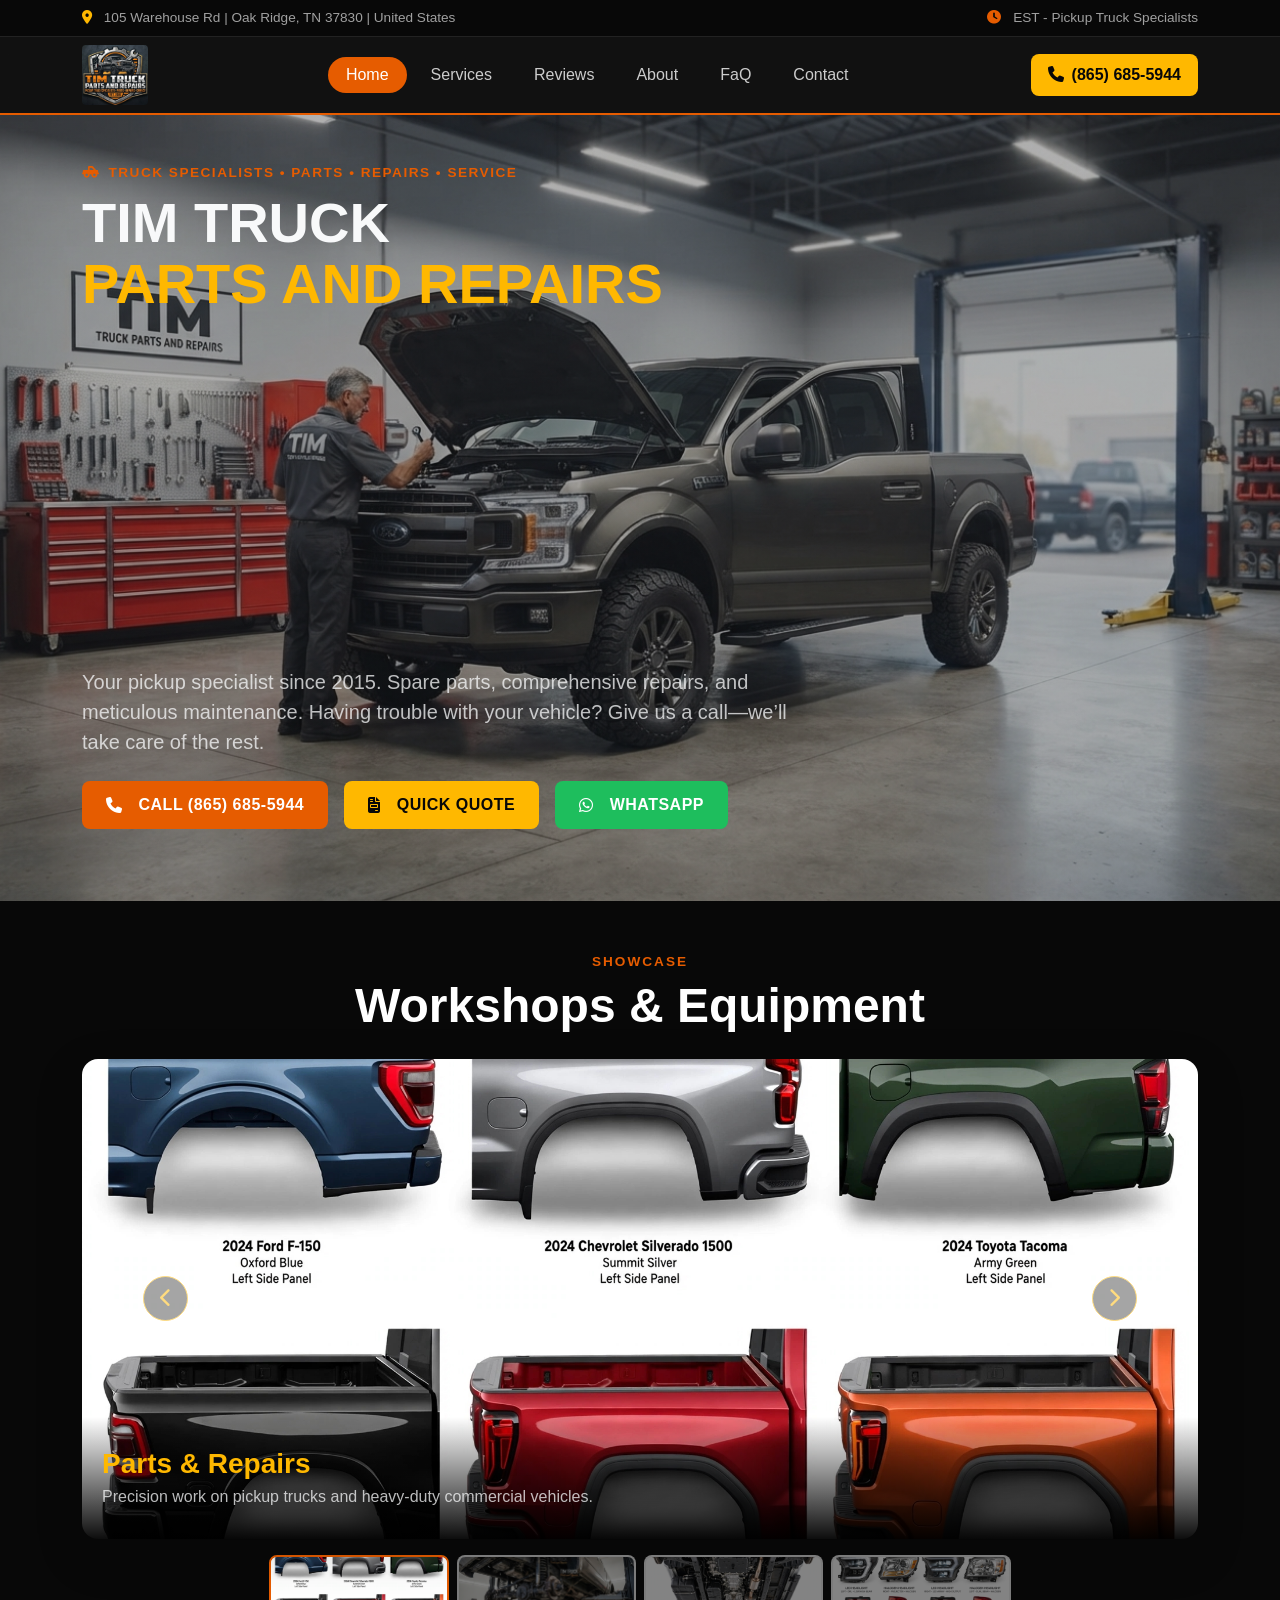
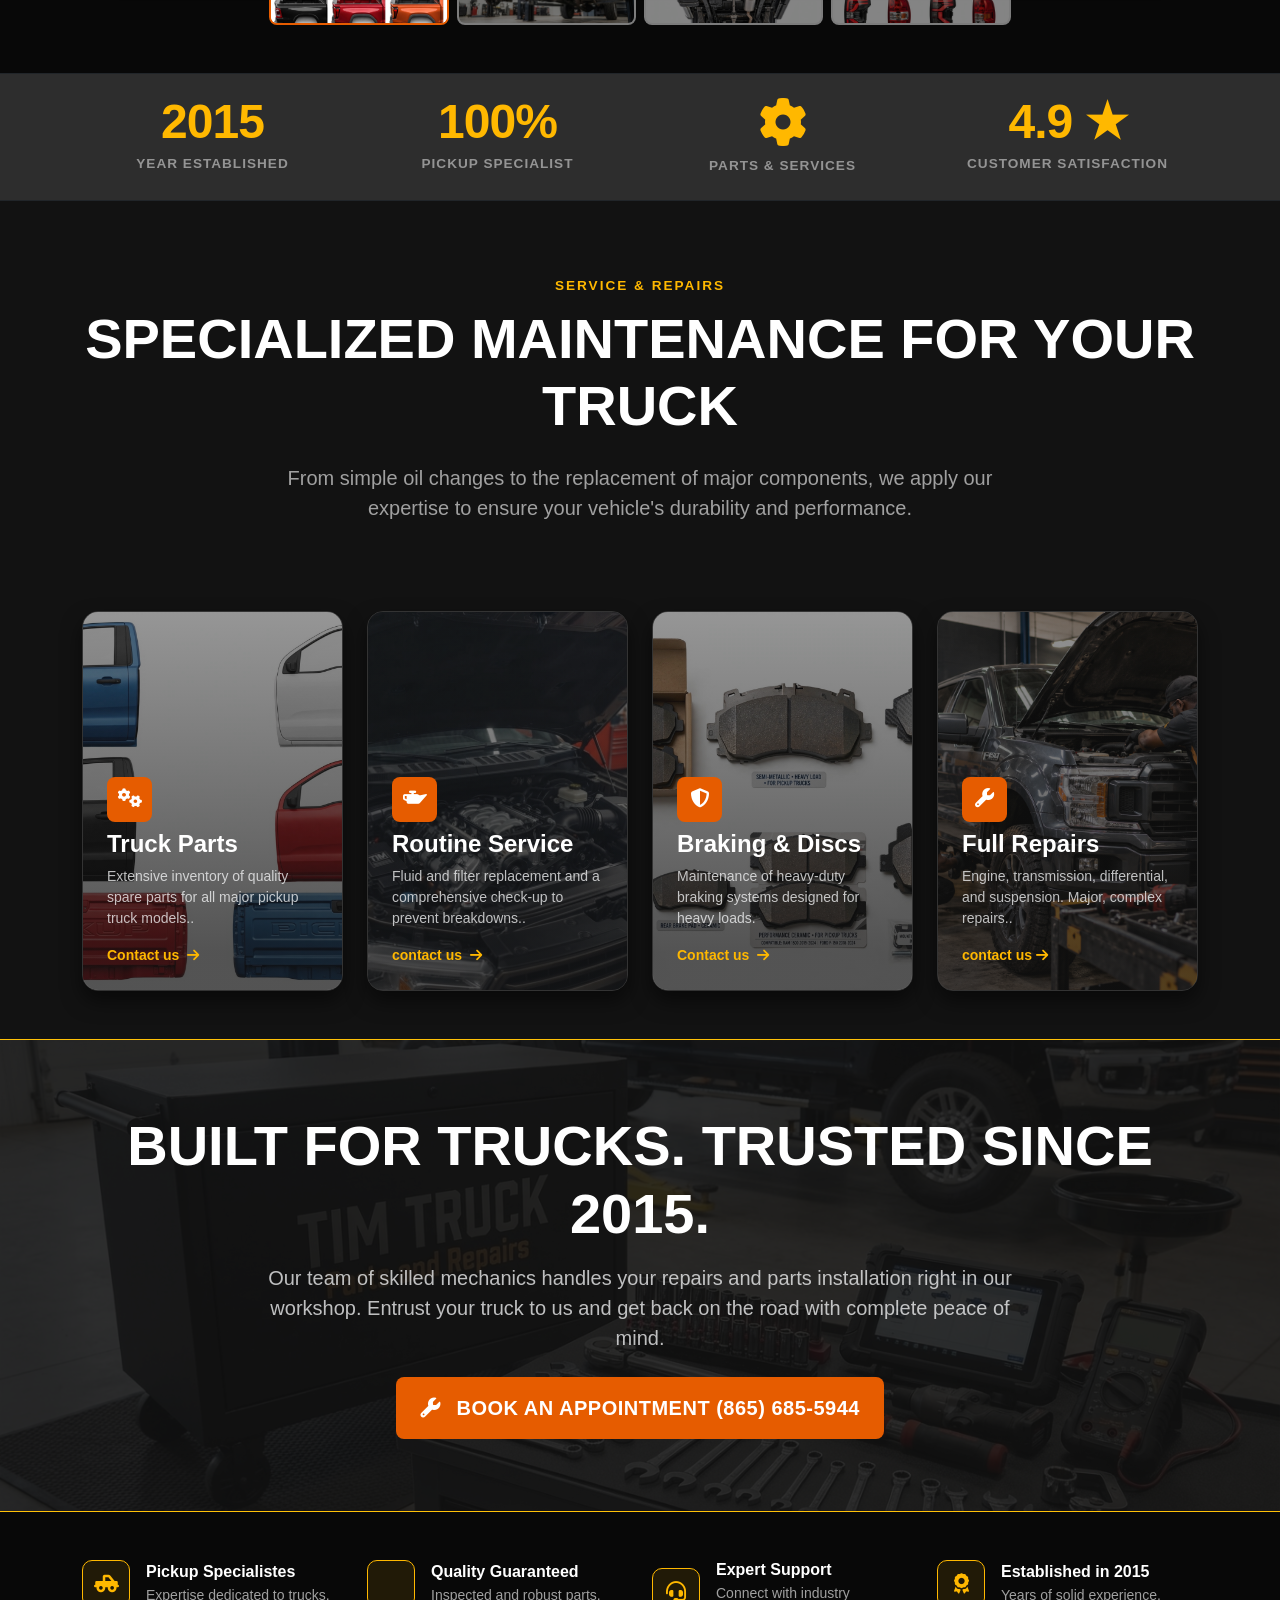
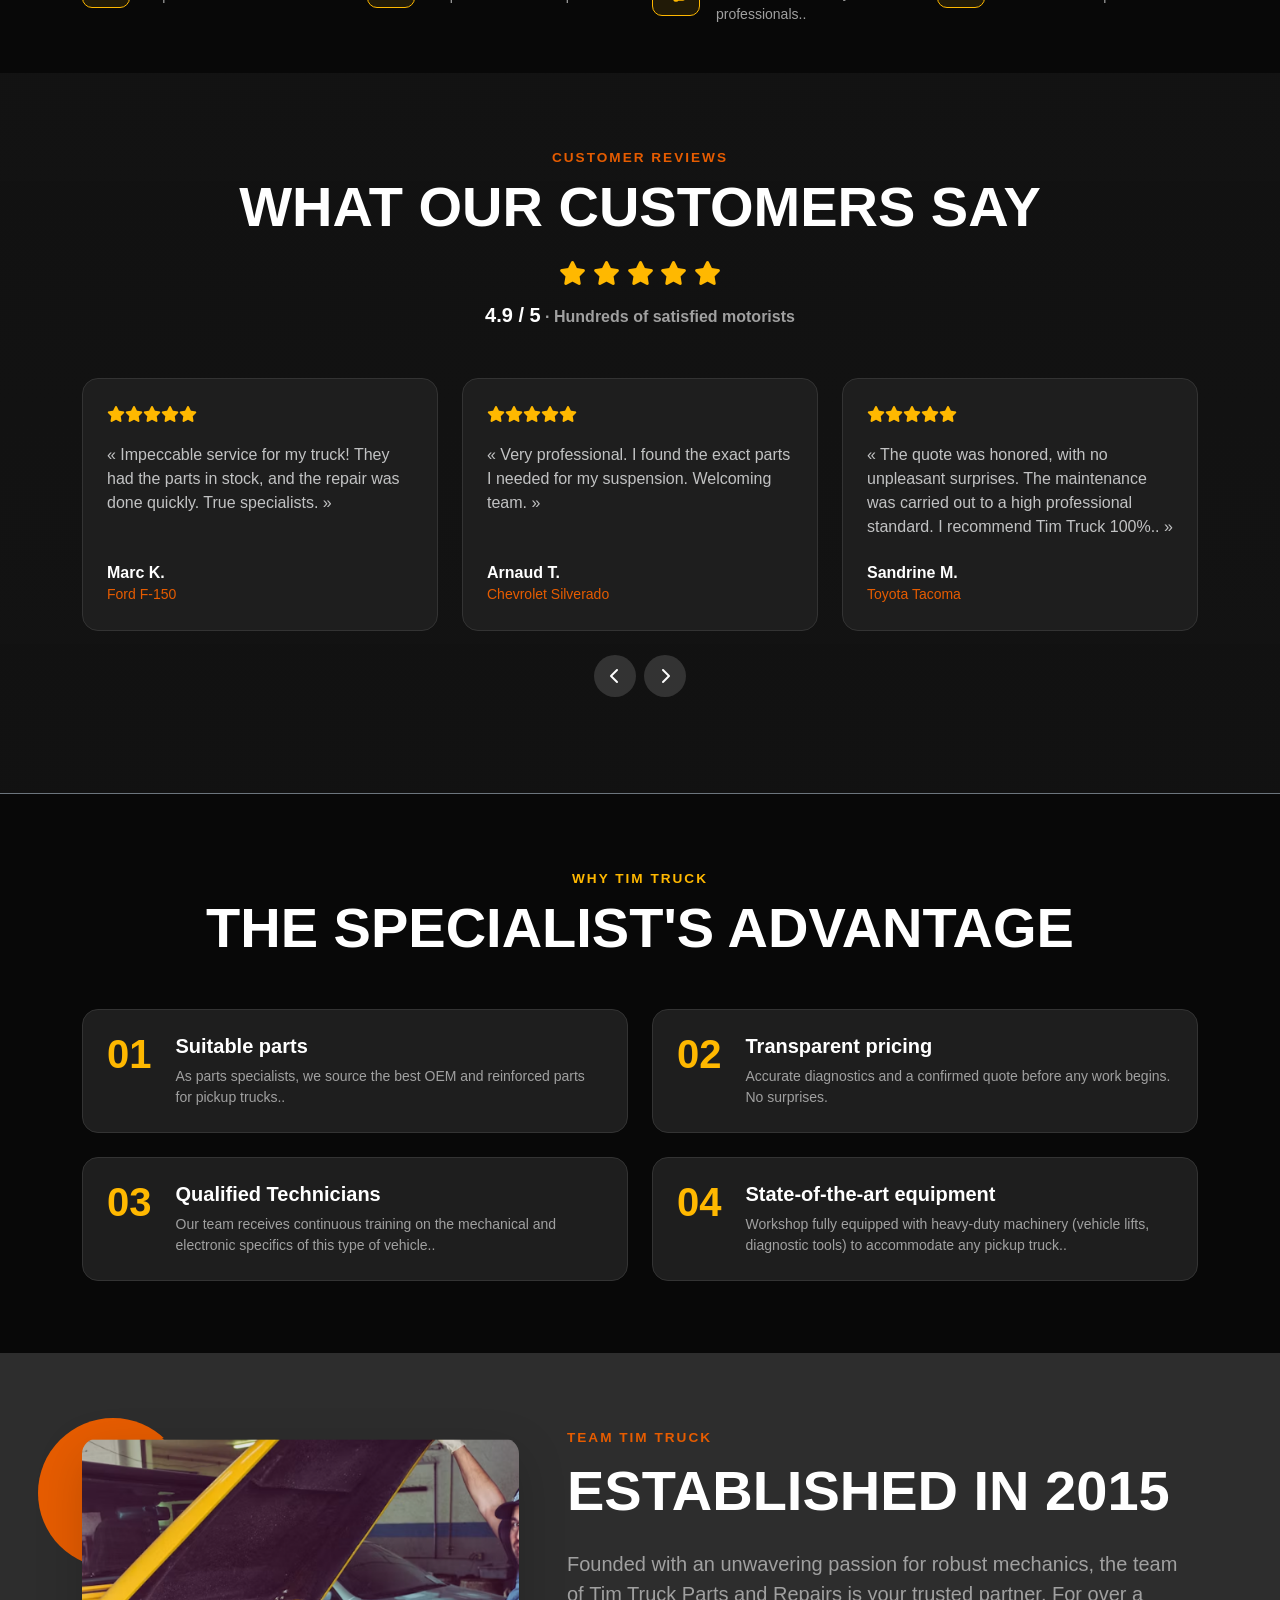
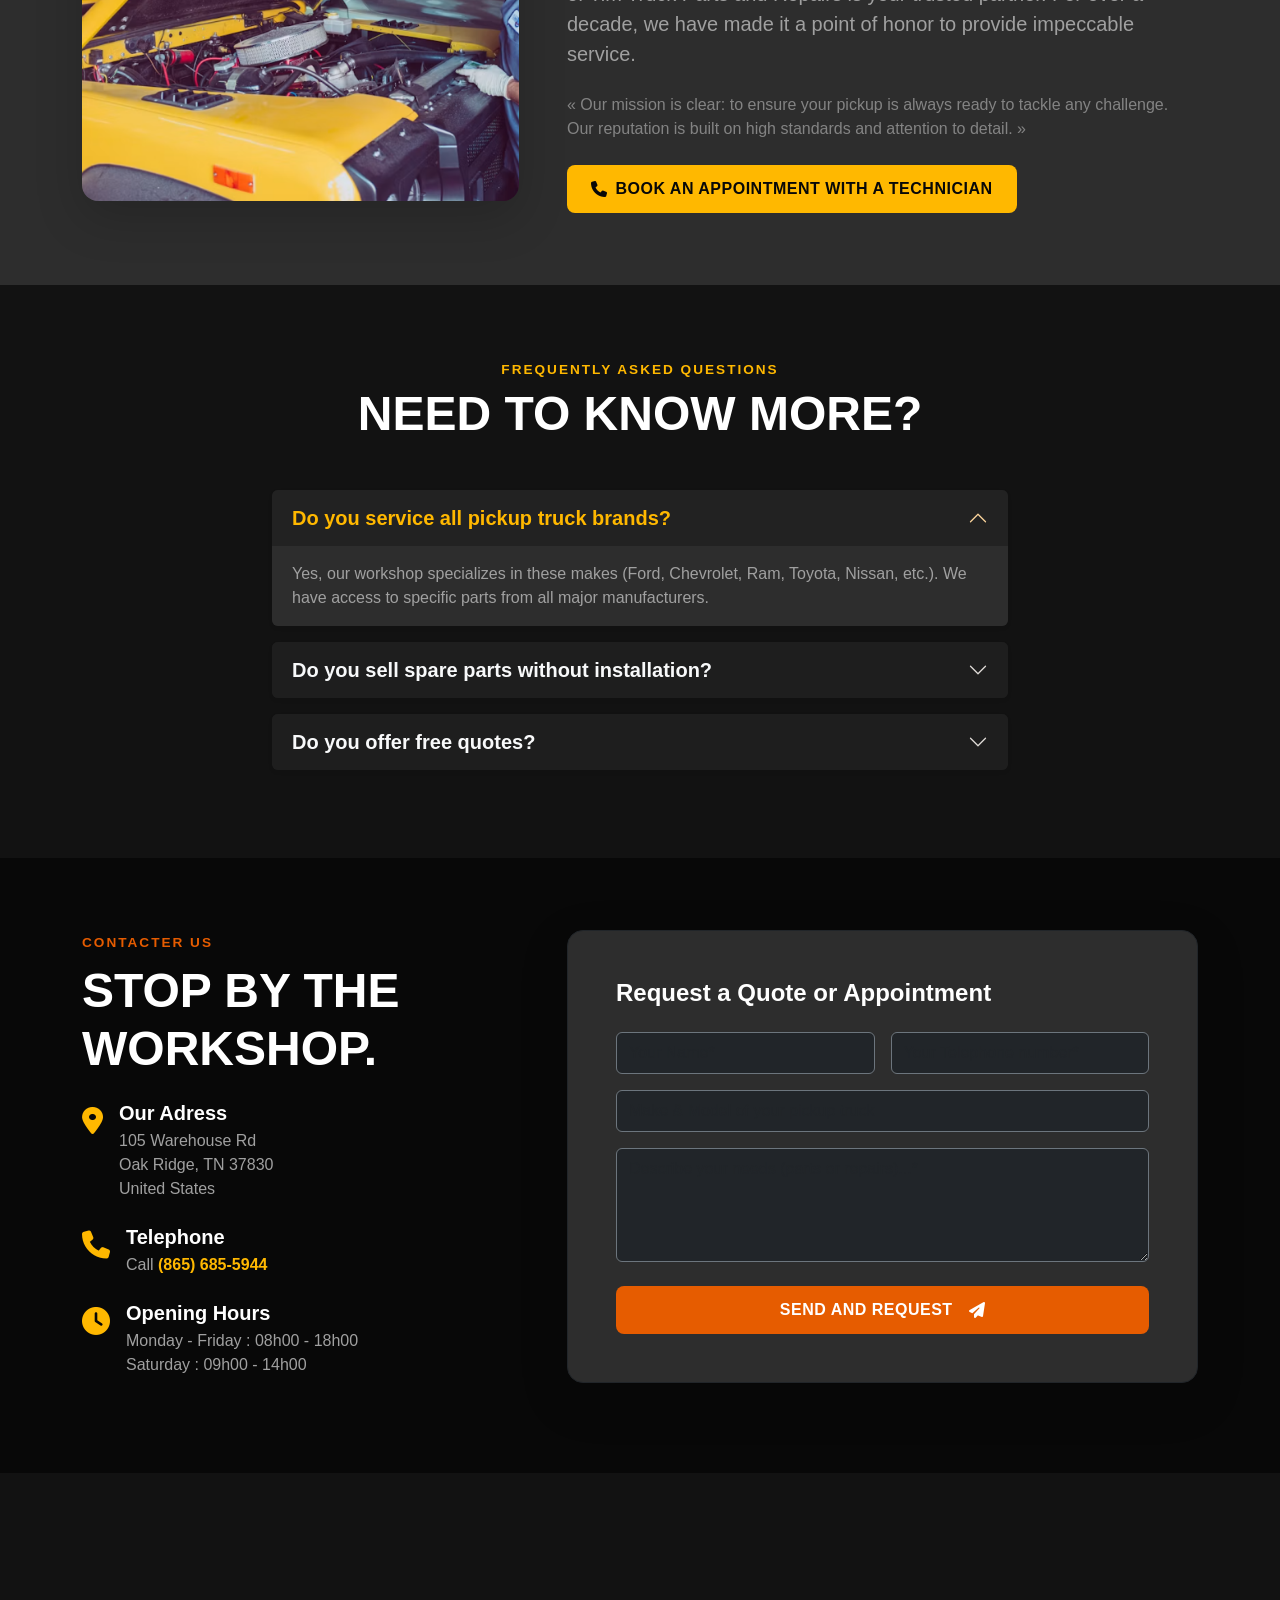
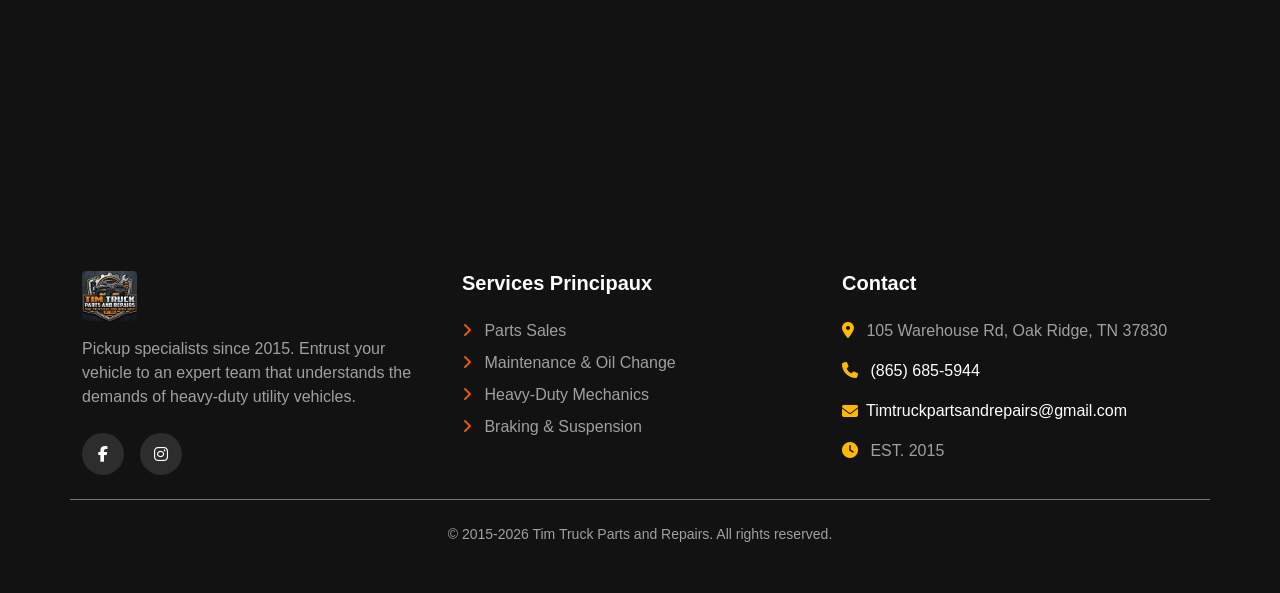
<file: index.html>
<!DOCTYPE html>
<html lang="fr">
<head>
    <meta charset="UTF-8">
    <meta name="viewport" content="width=device-width, initial-scale=1.0">
    <title>TIM TRUCK - Parts and Repairs</title>
    <!-- Bootstrap 5 CSS -->
    <link href="https://cdn.jsdelivr.net/npm/bootstrap@5.3.0/dist/css/bootstrap.min.css" rel="stylesheet">
    <!-- FontAwesome (Icônes) -->
    <link rel="stylesheet" href="https://cdnjs.cloudflare.com/ajax/libs/font-awesome/6.4.0/css/all.min.css">
    
    <style>
        :root {
            /* Nouvelle charte colorielle : Noir, Gris, Jaune Or, Orange */
            --bg-dark: #121212;
            --bg-darker: #080808;
            --card-dark: #1e1e1e;
            --card-gray: #2d2d2d;
            --accent-gold: #FFB800; /* Jaune Or */
            --accent-orange: #E65C00; /* Orange */
            --text-light: #f8f9fa;
            --text-gray: #a0a0a0;
        }

        body {
            background-color: var(--bg-dark);
            color: var(--text-light);
            font-family: 'Segoe UI', Tahoma, Geneva, Verdana, sans-serif;
        }

        /* Utilitaires couleurs texte */
        .text-gold { color: var(--accent-gold) !important; }
        .text-orange { color: var(--accent-orange) !important; }
        .text-gray { color: var(--text-gray) !important; }
        
        /* Utilitaires couleurs fond */
        .bg-gray { background-color: var(--card-gray) !important; }
        .bg-orange { background-color: var(--accent-orange) !important; }

        /* Top Bar */
        .top-bar {
            background-color: var(--bg-darker);
            font-size: 0.85rem;
            border-bottom: 1px solid #222;
        }

        /* Navbar */
        .navbar {
            background-color: rgba(18, 18, 18, 0.95);
            backdrop-filter: blur(10px);
            border-bottom: 2px solid var(--accent-orange);
        }

        .nav-pills .nav-link {
            color: #ccc;
            border-radius: 20px;
            padding: 6px 18px;
            margin: 0 3px;
            transition: 0.3s;
        }

        .nav-pills .nav-link:hover {
            color: var(--accent-gold);
        }

        .nav-pills .nav-link.active, .nav-pills .show > .nav-link {
            background-color: var(--accent-orange);
            color: #fff;
        }

        .btn-call-header {
            background-color: var(--accent-gold);
            color: var(--bg-darker);
            font-weight: 900;
            border-radius: 8px;
            transition: 0.3s;
        }
        
        .btn-call-header:hover {
            background-color: var(--accent-orange);
            color: white;
        }

        /* Hero Section */
        .hero-section {
            position: relative;
            min-height: 85vh;
            background: linear-gradient(180deg, rgba(42, 41, 41, 0.363) 0%, rgba(31, 31, 31, 0.369) 100%), 
                        url(madia/gen.jpeg) center/cover no-repeat;
            display: flex;
            align-items: center;
        }

        .hero-title {
            font-size: 3.5rem;
            font-weight: 900;
            line-height: 1.1;
            text-transform: uppercase;
        }

        .hero-title span {
            color: var(--accent-gold);
        }

        .badge-location {
            color: var(--accent-orange);
            font-weight: 700;
            letter-spacing: 1.5px;
            font-size: 0.85rem;
        }

        /* Action Buttons */
        .btn-action {
            padding: 12px 24px;
            font-weight: 700;
            border-radius: 8px;
            display: inline-flex;
            align-items: center;
            gap: 8px;
            text-transform: uppercase;
            letter-spacing: 0.5px;
            transition: 0.3s;
            border: none;
        }

        .btn-primary-theme { background-color: var(--accent-orange); color: white; }
        .btn-primary-theme:hover { background-color: #cc5200; color: white; }

        .btn-secondary-theme { background-color: var(--accent-gold); color: var(--bg-darker); }
        .btn-secondary-theme:hover { background-color: #e6a600; color: var(--bg-darker); }

        .btn-dark-custom { background-color: #2b2b2b; color: white; border: 1px solid #444; }
        .btn-dark-custom:hover { background-color: #3b3b3b; color: white; border-color: var(--accent-gold); }

        /* Floating Call Button for Mobile */
        .floating-call {
            position: fixed;
            bottom: 20px;
            right: 20px;
            width: 60px;
            height: 60px;
            background-color: var(--accent-orange);
            color: white;
            border-radius: 50%;
            display: flex;
            justify-content: center;
            align-items: center;
            font-size: 1.5rem;
            box-shadow: 0 4px 15px rgba(230, 92, 0, 0.5);
            z-index: 1000;
        }

        @media (max-width: 768px) {
            body{
                font-size: 0.88rem;
            }
            .hero-title, h1 {
                font-size: 1.4rem !important;
                line-height: 1.2 !important;
            }
            h2{
                font-size: 1rem !important;
            }
            p, .lead {
                font-size: 0.70rem !important;
            }

            .top-bar{
                font-size: 0.5rem;
                text-align: center;
            }
            .navbar-brand img{
                max-height: 45px !important;
            }
            .hero-buttons {
                display: flex;
                flex-direction: row !important;
                flex-wrap: wrap !important;
                justify-content: left !important;
                gap: 8px !important;
            }
            .btn-action {
                width: auto !important;
                flex: 0 0 auto !important;
                padding: 8px 14px !important;
                font-size: 0.62rem !important;
            }
        }
        
        .carousel-img-wrapper {
            position: relative;
            height: 480px;
        }

        .carousel-img-wrapper img {
            height: 100%;
            object-fit: cover;
        }

        .carousel-caption-custom {
            position: absolute;
            bottom: 0;
            left: 0;
            right: 0;
            padding: 30px 20px;
            background: linear-gradient(180deg, transparent 0%, rgba(0, 0, 0, 0.95) 100%);
            color: #fff;
        }
        
        .carousel-caption-custom h3 {
            color: var(--accent-gold);
        }

        .carousel-control-prev-icon-custom,
        .carousel-control-next-icon-custom {
            width: 45px;
            height: 45px;
            background-color: rgba(30, 30, 30, 0.8);
            border-radius: 50%;
            display: flex;
            align-items: center;
            justify-content: center;
            color: var(--accent-gold);
            font-size: 1.2rem;
            transition: 0.3s;
            border: 1px solid var(--accent-gold);
        }

        .carousel-control-prev-icon-custom:hover,
        .carousel-control-next-icon-custom:hover {
            background-color: var(--accent-orange);
            color: white;
            border-color: var(--accent-orange);
        }

        .thumbnail-btn {
            height: 70px;
            opacity: 0.5;
            transition: 0.3s;
            cursor: pointer;
            border: 2px solid transparent !important;
        }

        .thumbnail-btn img {
            width: 100%;
            height: 100%;
            object-fit: cover;
        }

        .thumbnail-btn.active, .thumbnail-btn:hover {
            opacity: 1;
            border-color: var(--accent-orange) !important;
        }

        .stat-number {
            font-size: 3rem;
            font-weight: 900;
            line-height: 1;
            letter-spacing: -1px;
            color: var(--accent-gold);
        }

        .stat-label {
            font-size: 0.85rem;
            font-weight: 700;
            letter-spacing: 1px;
            margin-top: 8px;
            opacity: 0.9;
        }

        .fw-black {
            font-weight: 900;
        }

        .service-card {
            height: 380px;
            background-color: var(--card-dark);
            border: 1px solid #333;
            box-shadow: 0 10px 20px rgba(0,0,0,0.5);
            transition: transform 0.3s ease, box-shadow 0.3s ease, border-color 0.3s ease;
        }

        .service-card:hover {
            transform: translateY(-8px);
            box-shadow: 0 15px 30px rgba(255, 184, 0, 0.15);
            border-color: var(--accent-gold);
        }

        .service-card-img {
            width: 100%;
            height: 100%;
            object-fit: cover;
            opacity: 0.7;
            transition: opacity 0.3s ease;
        }
        
        .service-card:hover .service-card-img {
            opacity: 0.4;
        }

        .service-card-overlay {
            position: absolute;
            inset: 0;
            background: linear-gradient(180deg, rgba(18, 18, 18, 0.222) 0%, rgba(18, 18, 18, 0.617) 90%);
        }

        .service-icon {
            width: 45px;
            height: 45px;
            background-color: var(--accent-orange);
            color: white;
            border-radius: 8px;
            display: flex;
            align-items: center;
            justify-content: center;
            font-size: 1.2rem;
        }

        .service-link {
            color: var(--accent-gold) !important;
            transition: color 0.2s ease;
        }

        .service-link:hover {
            color: var(--accent-orange) !important;
        }

        .cta-banner-section {
            background: url(madia/gen3.jpg) center/cover no-repeat;
            min-height: 380px;
            display: flex;
            align-items: center;
        }

        .cta-banner-overlay {
            position: absolute;
            inset: 0;
            background: rgba(18, 18, 18, 0.88);
            z-index: 1;
        }

        .guarantee-icon-box {
            width: 48px;
            height: 48px;
            background-color: rgba(255, 184, 0, 0.1);
            border: 1px solid var(--accent-gold);
            color: var(--accent-gold);
            border-radius: 10px;
            display: flex;
            align-items: center;
            justify-content: center;
            font-size: 1.25rem;
        }

        .review-card {
            background-color: var(--card-dark);
            border: 1px solid #333;
            color: var(--text-light);
            transition: transform 0.3s ease;
        }

        .review-card:hover {
            transform: translateY(-5px);
            border-color: var(--accent-orange);
        }

        .btn-nav-circle {
            width: 42px;
            height: 42px;
            border-radius: 50%;
            background-color: #333;
            color: white;
            border: none;
            display: inline-flex;
            align-items: center;
            justify-content: center;
            transition: 0.2s;
        }

        .btn-nav-circle:hover {
            background-color: var(--accent-orange);
        }

        .why-card {
            background-color: var(--card-dark);
            border: 1px solid #333;
            transition: transform 0.3s ease;
        }

        .why-card:hover {
            transform: translateY(-4px);
            border-color: var(--accent-gold);
        }

        .why-number {
            font-size: 2.5rem;
            line-height: 1;
            font-weight: 900;
            color: var(--accent-gold);
        }

        .btn-dark-cta {
            background-color: #1a1a1a;
            color: #ffffff;
            border: 1px solid var(--accent-gold);
            transition: all 0.2s ease;
        }

        .btn-dark-cta:hover {
            background-color: var(--accent-gold);
            color: #000000;
        }

        .footer-link {
            color: var(--text-gray) !important;
            transition: color 0.2s ease;
        }

        .footer-link:hover {
            color: var(--accent-gold) !important;
        }

        /* Styling Accordion FAQ Dark Theme */
        .accordion-item {
            background-color: var(--card-dark);
            border: 1px solid #333;
        }
        .accordion-button {
            background-color: var(--card-dark);
            color: var(--text-light);
        }
        .accordion-button:not(.collapsed) {
            color: var(--accent-gold);
            background-color: #222;
            box-shadow: none;
        }
        .accordion-button::after {
            filter: invert(1);
        }
        .btn-whatsapp { background-color: #1ebe5d; color: white; }
        .btn-whatsapp:hover { background-color: #1ebe5d; color: white; }

        #preloader{

            position: fixed;
            top: 0;
            left: 0;
            width: 100%;
            height: 100%;
            background-color: var(--bg-darker);
            display: flex;
            justify-content: center;
            align-items: center;
            z-index: 99999;
            transition: opacity 0.6s ease, visibility 0.6s ease;
        }
        #preloader.fade-out {

            opacity: 0;
            visibility: hidden;
        }

        .preloader-content {
            animation: pulseLogo 1.5s infinite alternate;
        }

        @keyframes pulseLogo {
            0% { transform: scale(0.95); opacity: 0.8;}
            100%{ transform: scale(1.05); opacity: 1;}
        }
    </style>
</head>
<body>

    <div id="preloader">
        <div class="preloader-content text-center">
            <h1 class="text-white fw-bold display-5 mb-1">TIM <span class="text-orange">TRUCK</span></h1>
            <p class="text-gold tracking-widest text-uppercase small mb-4" style="letter-spacing: 3px;">Parts and Repairs</p>
            <div class="spinner-border text-orange" style="width: 3rem; height: 3rem;" role="status">
                <span class="visually-hidden">Loading...</span>
            </div>
        </div>
    </div>

    <!-- 1. Top Bar -->
    <div class="top-bar py-2 text-muted d-none d-md-block">
        <div class="container d-flex justify-content-between align-items-center text-gray">
            <div><i class="fa-solid fa-location-dot me-2 text-gold"></i> 105 Warehouse Rd | Oak Ridge, TN 37830 | United States</div>
            <div><i class="fa-solid fa-clock me-2 text-orange"></i> EST - Pickup Truck Specialists</div>
        </div>
    </div>

    <!-- 2. Navbar -->
    <nav class="navbar navbar-expand-lg sticky-top navbar-dark">
        <div class="container">
            <!-- Intégration du logo fourni -->
            <a class="navbar-brand py-0" href="#">
                <img src="IMG-20260907-WA0017_2.jpeg" alt="Tim Truck Parts and Repairs Logo" style="max-height: 60px; border-radius: 4px;">
            </a>
            
            <button class="navbar-toggler" type="button" data-bs-toggle="collapse" data-bs-target="#navbarNav">
                <span class="navbar-toggler-icon"></span>
            </button>

            <div class="collapse navbar-collapse justify-content-center" id="navbarNav">
                <ul class="nav nav-pills my-2 my-lg-0">
                    <li class="nav-item"><a class="nav-link active" href="#">Home</a></li>
                    <li class="nav-item"><a class="nav-link" href="service.html">Services</a></li>
                    <li class="nav-item"><a class="nav-link" href="review.html">Reviews</a></li>
                    <li class="nav-item"><a class="nav-link" href="about.html">About</a></li>
                    <li class="nav-item"><a class="nav-link" href="faq.html">FaQ</a></li>
                    <li class="nav-item"><a class="nav-link" href="contact.html">Contact</a></li>
                </ul>
            </div>

            <!-- Bouton d'appel avec le numéro du logo -->
            <a href="tel:+18656855944" class="btn btn-call-header px-3 py-2 d-none d-lg-inline-block">
                <i class="fa-solid fa-phone me-2"></i>(865) 685-5944
            </a>
            
        </div>
    </nav>

    <!-- 3. Hero Section -->
    <section class="hero-section">
        <div class="container py-5">
            <div class="row">
                <div class="col-lg-8">
                    <p class="badge-location text-uppercase mb-2">
                        <i class="fa-solid fa-truck-pickup me-2"></i>Truck Specialists • Parts • Repairs • Service
                    </p>
                    
                    <h1 class="hero-title mb-3 dail">
                        TIM TRUCK <br>
                        <span class="text-gold">PARTS AND REPAIRS</span>
                    </h1>
                    <br><br><br><br><br><br><br><br><br><br><br><br><br><br>

                    <p class="lead text-light opacity-75 mb-4">
                        Your pickup specialist since 2015. Spare parts, comprehensive repairs, and meticulous maintenance. Having trouble with your vehicle? Give us a call—we’ll take care of the rest.
                    </p>

                    <!-- Action Buttons -->
                    <div class="hero-buttons d-flex flex-wrap gap-3 mb-4">
                        <a href="tel:+18656855944" class="btn btn-action btn-primary-theme">
                            <i class="fa-solid fa-phone"></i> <span class="d-done d-md-inline ms-2">Call (865) 685-5944</span>
                        </a>
                        <a href="#devis" class="btn btn-action btn-secondary-theme">
                            <i class="fa-solid fa-file-invoice"></i> <span class="d-done d-md-inline ms-2">Quick quote</span>
                        </a>
                        <a href="https://wa.me/18656855944" target="_blank" class="btn btn-action btn-whatsapp">
                                <i class="fa-brands fa-whatsapp"></i> <span class="d-done d-md-inline ms-2">WhatsApp</span>
                        </a>
                    </div>
                </div>
            </div>
        </div>
    </section>

    <!-- 4. SECTION SHOWCASE / NOS RÉALISATIONS -->
    <section class="py-5" style="background-color: var(--bg-darker);">
        <div class="container">
            <div class="text-center mb-4">
                <span class="text-orange fw-bold text-uppercase tracking-wider" style="font-size: 0.85rem; letter-spacing: 2px;">
                    SHOWCASE
                </span>
                <h2 class="display-5 fw-bold text-white mt-1">
                    Workshops & Equipment
                </h2>
            </div>

            <!-- Carrousel Principal -->
            <div id="showcaseCarousel" class="carousel slide custom-carousel rounded-4 overflow-hidden mb-3 shadow-lg" data-bs-ride="carousel">
                <div class="carousel-inner">
                    <div class="carousel-item active">
                        <div class="carousel-img-wrapper">
                            <img src="madia/met.jpg" class="d-block w-100" alt="Réparation Moteur">
                            <div class="carousel-caption-custom">
                                <h3 class="fw-bold mb-1">Parts & Repairs</h3>
                                <p class="mb-0 text-light opacity-75">Precision work on pickup trucks and heavy-duty commercial vehicles.</p>
                            </div>
                        </div>
                    </div>

                    <div class="carousel-item">
                        <div class="carousel-img-wrapper">
                            <img src="madia/gen4.jpg" class="d-block w-100" alt="Freinage et Amortisseurs">
                            <div class="carousel-caption-custom">
                                <h3 class="fw-bold mb-1">Braking & Suspension Systems</h3>
                                <p class="mb-0 text-light opacity-75">Reinforced parts to withstand your truck's loads.</p>
                            </div>
                        </div>
                    </div>

                    <div class="carousel-item">
                        <div class="carousel-img-wrapper">
                            <img src="madia/meta1.jpg" class="d-block w-100" alt="Électricité et Climatisation">
                            <div class="carousel-caption-custom">
                                <h3 class="fw-bold mb-1">Electronic Diagnostics</h3>
                                <p class="mb-0 text-light opacity-75">Fault diagnosis for recent and older models.</p>
                            </div>
                        </div>
                    </div>

                    <div class="carousel-item">
                        <div class="carousel-img-wrapper">
                            <img src="madia/meta4.jpg" class="d-block w-100" alt="light et Climatisation">
                            <div class="carousel-caption-custom">
                                <h3 class="fw-bold mb-1">lighting</h3>
                                <p class="mb-0 text-light opacity-75">Fault diagnosis for recent and older models.</p>
                            </div>
                        </div>
                    </div>
                </div>

                <button class="carousel-control-prev" type="button" data-bs-target="#showcaseCarousel" data-bs-slide="prev">
                    <span class="carousel-control-prev-icon-custom"><i class="fa-solid fa-chevron-left"></i></span>
                </button>
                <button class="carousel-control-next" type="button" data-bs-target="#showcaseCarousel" data-bs-slide="next">
                    <span class="carousel-control-next-icon-custom"><i class="fa-solid fa-chevron-right"></i></span>
                </button>
            </div>

            <!-- Miniatures -->
            <div class="row g-2 justify-content-center">
                <div class="col-4 col-md-2">
                    <button type="button" data-bs-target="#showcaseCarousel" data-bs-slide-to="0" class="active thumbnail-btn w-100 p-0 border-0 rounded-3 overflow-hidden">
                        <img src="madia/met.jpg" class="img-fluid" alt="Moteur">
                    </button>
                </div>
                <div class="col-4 col-md-2">
                    <button type="button" data-bs-target="#showcaseCarousel" data-bs-slide-to="1" class="thumbnail-btn w-100 p-0 border-0 rounded-3 overflow-hidden">
                        <img src="madia/gen4.jpg" class="img-fluid" alt="Freinage">
                    </button>
                </div>
                <div class="col-4 col-md-2">
                    <button type="button" data-bs-target="#showcaseCarousel" data-bs-slide-to="2" class="thumbnail-btn w-100 p-0 border-0 rounded-3 overflow-hidden">
                        <img src="madia/meta1.jpg" class="img-fluid" alt="Climatisation">
                    </button>
                </div>
                <div class="col-4 col-md-2">
                    <button type="button" data-bs-target="#showcaseCarousel" data-bs-slide-to="3" class="thumbnail-btn w-100 p-0 border-0 rounded-3 overflow-hidden">
                        <img src="madia/meta4.jpg" class="img-fluid" alt="Climatisation">
                    </button>
                </div>
            </div>
        </div>
    </section>

    <!-- 5. BANDEAU DE CHIFFRES CLÉS -->
    <section class="stats-bar py-4 bg-gray border-top border-bottom border-dark">
        <div class="container">
            <div class="row text-center text-white g-4">
                <div class="col-6 col-md-3">
                    <div class="stat-number fw-black">2015</div>
                    <div class="stat-label text-uppercase font-small text-gray">Year Established</div>
                </div>
                <div class="col-6 col-md-3">
                    <div class="stat-number fw-black">100%</div>
                    <div class="stat-label text-uppercase font-small text-gray">Pickup Specialist</div>
                </div>
                <div class="col-6 col-md-3">
                    <div class="stat-number fw-black"><i class="fa-solid fa-gear"></i></div>
                    <div class="stat-label text-uppercase font-small text-gray">Parts & Services</div>
                </div>
                <div class="col-6 col-md-3">
                    <div class="stat-number fw-black">4.9 ★</div>
                    <div class="stat-label text-uppercase font-small text-gray">Customer Satisfaction</div>
                </div>
            </div>
        </div>
    </section>

    <!-- 6. SECTION NOS SERVICES -->
    <section id="services" class="py-5 text-light" style="background-color: var(--bg-dark);">
        <div class="container py-4 text-center">
            <span class="text-gold fw-bold text-uppercase tracking-wider" style="font-size: 0.85rem; letter-spacing: 2px;">
                SERVICE & REPAIRS
            </span>
            <h2 class="display-4 fw-black text-uppercase mt-2 mb-4 text-white">
                Specialized Maintenance for Your Truck
            </h2>
            <p class="lead text-gray mx-auto" style="max-width: 750px;">
                From simple oil changes to the replacement of major components, we apply our expertise to ensure your vehicle's durability and performance.
            </p>
        </div>
    </section>

    <!-- GRILLE DE SERVICES -->
    <section class="pb-5" style="background-color: var(--bg-dark);">
        <div class="container">
            <div class="row g-4">
                <!-- Carte 1 -->
                <div class="col-12 col-sm-6 col-lg-3">
                    <div class="service-card rounded-4 overflow-hidden position-relative">
                        <img src="madia/meta.jpg" alt="Truck Parts" class="service-card-img">
                        <div class="service-card-overlay p-4 d-flex flex-column justify-content-end">
                            <div class="service-icon mb-2"><i class="fa-solid fa-cogs"></i></div>
                            <h3 class="h4 fw-bold text-white mb-2">Truck Parts</h3>
                            <p class="text-light opacity-75 small mb-3">Extensive inventory of quality spare parts for all major pickup truck models..</p>
                            <a href="tel:+18656855944" class="service-link text-decoration-none fw-bold small">
                                Contact us <i class="fa-solid fa-arrow-right ms-1"></i>
                            </a>
                        </div>
                    </div>
                </div>

                <!-- Carte 2 -->
                <div class="col-12 col-sm-6 col-lg-3">
                    <div class="service-card rounded-4 overflow-hidden position-relative">
                        <img src="madia/gen1.jpeg" alt="Entretien & Vidange" class="service-card-img">
                        <div class="service-card-overlay p-4 d-flex flex-column justify-content-end">
                            <div class="service-icon mb-2 bg-orange"><i class="fa-solid fa-oil-can"></i></div>
                            <h3 class="h4 fw-bold text-white mb-2">Routine Service</h3>
                            <p class="text-light opacity-75 small mb-3">Fluid and filter replacement and a comprehensive check-up to prevent breakdowns..</p>
                            <a href="tel:+18656855944" class="service-link text-decoration-none fw-bold small">
                                contact us <i class="fa-solid fa-arrow-right ms-1"></i>
                            </a>
                        </div>
                    </div>
                </div>

                <!-- Carte 3 -->
                <div class="col-12 col-sm-6 col-lg-3">
                    <div class="service-card rounded-4 overflow-hidden position-relative">
                        <img src="madia/meta3.jpg" alt="Freinage & Sécurité" class="service-card-img">
                        <div class="service-card-overlay p-4 d-flex flex-column justify-content-end">
                            <div class="service-icon mb-2"><i class="fa-solid fa-shield-halved"></i></div>
                            <h3 class="h4 fw-bold text-white mb-2">Braking & Discs</h3>
                            <p class="text-light opacity-75 small mb-3">Maintenance of heavy-duty braking systems designed for heavy loads.</p>
                            <a href="tel:+18656855944" class="service-link text-decoration-none fw-bold small">
                            Contact us <i class="fa-solid fa-arrow-right ms-1"></i>
                            </a>
                        </div>
                    </div>
                </div>

                <!-- Carte 4 -->
                <div class="col-12 col-sm-6 col-lg-3">
                    <div class="service-card rounded-4 overflow-hidden position-relative">
                        <img src="madia/cha1.png" alt="Mécanique Lourde" class="service-card-img">
                        <div class="service-card-overlay p-4 d-flex flex-column justify-content-end">
                            <div class="service-icon mb-2"><i class="fa-solid fa-wrench"></i></div>
                            <h3 class="h4 fw-bold text-white mb-2">Full Repairs</h3>
                            <p class="text-light opacity-75 small mb-3">Engine, transmission, differential, and suspension. Major, complex repairs..</p>
                            <a href="tel:+18656855944" class="service-link text-decoration-none fw-bold small">
                             contact us<i class="fa-solid fa-arrow-right ms-1"></i>
                            </a>
                        </div>
                    </div>
                </div>
            </div>
        </div>
    </section>

    <!-- 7. BANNIÈRE CTA / ENGAGEMENT ATELIER -->
    <section class="cta-banner-section position-relative py-5 border-top border-bottom border-warning">
        <div class="container py-4 text-center position-relative z-2">
            <h2 class="display-4 fw-black text-white text-uppercase mb-3">
                Built For Trucks. Trusted Since 2015.
            </h2>
            <p class="lead text-light opacity-75 mx-auto mb-4" style="max-width: 750px;">
               Our team of skilled mechanics handles your repairs and parts installation right in our workshop. Entrust your truck to us and get back on the road with complete peace of mind.
            </p>
            <a href="tel:+18656855944" class="btn btn-primary-theme btn-action fs-5 px-4 py-3">
                <i class="fa-solid fa-wrench me-2"></i> Book an Appointment (865) 685-5944
            </a>
        </div>
        <div class="cta-banner-overlay"></div>
    </section>

    <!-- 8. BARRE DES 4 GARANTIES -->
    <section class="guarantees-bar py-5" style="background-color: var(--bg-darker);">
        <div class="container">
            <div class="row g-4">
                <div class="col-12 col-sm-6 col-lg-3">
                    <div class="d-flex align-items-center gap-3">
                        <div class="guarantee-icon-box flex-shrink-0"><i class="fa-solid fa-truck-pickup"></i></div>
                        <div>
                            <h4 class="h6 fw-bold text-white mb-1">Pickup Specialistes</h4>
                            <p class="text-gray small mb-0">Expertise dedicated to trucks.</p>
                        </div>
                    </div>
                </div>

                <div class="col-12 col-sm-6 col-lg-3">
                    <div class="d-flex align-items-center gap-3">
                        <div class="guarantee-icon-box flex-shrink-0"><i class="fa-solid fa-shield-check"></i></div>
                        <div>
                            <h4 class="h6 fw-bold text-white mb-1">Quality Guaranteed</h4>
                            <p class="text-gray small mb-0">Inspected and robust parts.</p>
                        </div>
                    </div>
                </div>

                <div class="col-12 col-sm-6 col-lg-3">
                    <div class="d-flex align-items-center gap-3">
                        <div class="guarantee-icon-box flex-shrink-0"><i class="fa-solid fa-headset"></i></div>
                        <div>
                            <h4 class="h6 fw-bold text-white mb-1">Expert Support</h4>
                            <p class="text-gray small mb-0">Connect with industry professionals..</p>
                        </div>
                    </div>
                </div>

                <div class="col-12 col-sm-6 col-lg-3">
                    <div class="d-flex align-items-center gap-3">
                        <div class="guarantee-icon-box flex-shrink-0"><i class="fa-solid fa-award"></i></div>
                        <div>
                            <h4 class="h6 fw-bold text-white mb-1">Established in 2015</h4>
                            <p class="text-gray small mb-0">Years of solid experience.</p>
                        </div>
                    </div>
                </div>
            </div>
        </div>
    </section>

    <!-- 9. SECTION AVIS CLIENTS -->
    <section id="avis" class="py-5 text-light" style="background: linear-gradient(180deg, rgba(18, 18, 18, 0.622) 0%, rgba(18, 18, 18, 0.706) 90%), url('https://images.unsplash.com/photo-1559416523-140ddc3d238c?auto=format&fit=crop&w=600&q=80' ) center/cover no-repeat;">
        <div class="container py-4">
            <div class="text-center mb-5">
                <span class="text-orange fw-bold text-uppercase tracking-wider" style="font-size: 0.85rem; letter-spacing: 2px;">
                    CUSTOMER REVIEWS
                </span>
                <h2 class="display-4 fw-black text-uppercase mt-1 mb-3 text-white">
                    What Our Customers Say
                </h2>
                
                <div class="d-flex align-items-center justify-content-center gap-2 mb-2">
                    <div class="text-gold fs-4">
                        <i class="fa-solid fa-star"></i>
                        <i class="fa-solid fa-star"></i>
                        <i class="fa-solid fa-star"></i>
                        <i class="fa-solid fa-star"></i>
                        <i class="fa-solid fa-star"></i>
                    </div>
                </div>
                <p class="text-gray fw-semibold mb-0">
                    <strong class="text-white fs-5">4.9 / 5</strong> · Hundreds of satisfied motorists
                </p>
            </div>

            <div class="row g-4 mb-4">
                <div class="col-12 col-md-4">
                    <div class="review-card p-4 rounded-4 h-100 d-flex flex-column justify-content-between">
                        <div>
                            <div class="text-gold mb-3">
                                <i class="fa-solid fa-star"></i><i class="fa-solid fa-star"></i><i class="fa-solid fa-star"></i><i class="fa-solid fa-star"></i><i class="fa-solid fa-star"></i>
                            </div>
                            <p class="text-light opacity-75 mb-4">
                                « Impeccable service for my truck! They had the parts in stock, and the repair was done quickly. True specialists. »
                            </p>
                        </div>
                        <div>
                            <h3 class="h6 fw-bold mb-0 text-white">Marc K.</h3>
                            <small class="text-orange">Ford F-150</small>
                        </div>
                    </div>
                </div>

                <div class="col-12 col-md-4">
                    <div class="review-card p-4 rounded-4 h-100 d-flex flex-column justify-content-between">
                        <div>
                            <div class="text-gold mb-3">
                                <i class="fa-solid fa-star"></i><i class="fa-solid fa-star"></i><i class="fa-solid fa-star"></i><i class="fa-solid fa-star"></i><i class="fa-solid fa-star"></i>
                            </div>
                            <p class="text-light opacity-75 mb-4">
                                « Very professional. I found the exact parts I needed for my suspension. Welcoming team. »
                            </p>
                        </div>
                        <div>
                            <h3 class="h6 fw-bold mb-0 text-white">Arnaud T.</h3>
                            <small class="text-orange">Chevrolet Silverado</small>
                        </div>
                    </div>
                </div>

                <div class="col-12 col-md-4">
                    <div class="review-card p-4 rounded-4 h-100 d-flex flex-column justify-content-between">
                        <div>
                            <div class="text-gold mb-3">
                                <i class="fa-solid fa-star"></i><i class="fa-solid fa-star"></i><i class="fa-solid fa-star"></i><i class="fa-solid fa-star"></i><i class="fa-solid fa-star"></i>
                            </div>
                            <p class="text-light opacity-75 mb-4">
                                « The quote was honored, with no unpleasant surprises. The maintenance was carried out to a high professional standard. I recommend Tim Truck 100%.. »
                            </p>
                        </div>
                        <div>
                            <h3 class="h6 fw-bold mb-0 text-white">Sandrine M.</h3>
                            <small class="text-orange">Toyota Tacoma</small>
                        </div>
                    </div>
                </div>
            </div>

            <div class="d-flex justify-content-center gap-2 mb-4">
                <button class="btn btn-nav-circle" aria-label="Avis précédent"><i class="fa-solid fa-chevron-left"></i></button>
                <button class="btn btn-nav-circle" aria-label="Avis suivant"><i class="fa-solid fa-chevron-right"></i></button>
            </div>
        </div>
    </section>

    <!-- 10. SECTION POURQUOI NOUS CHOISIR -->
    <section class="py-5 border-top border-secondary" style="background-color: var(--bg-darker);">
        <div class="container py-4">
            <div class="text-center mb-5">
                <span class="text-gold fw-bold text-uppercase tracking-wider" style="font-size: 0.85rem; letter-spacing: 2px;">
                    Why TIM TRUCK
                </span>
                <h2 class="display-4 fw-black text-white text-uppercase mt-1 mb-3">
                    The Specialist's Advantage
                </h2>
            </div>

            <div class="row g-4">
                <div class="col-12 col-md-6">
                    <div class="why-card p-4 rounded-4 h-100 d-flex align-items-start gap-4">
                        <span class="why-number">01</span>
                        <div>
                            <h3 class="h5 fw-bold text-white mb-2">Suitable parts</h3>
                            <p class="text-gray small mb-0">As parts specialists, we source the best OEM and reinforced parts for pickup trucks..</p>
                        </div>
                    </div>
                </div>

                <div class="col-12 col-md-6">
                    <div class="why-card p-4 rounded-4 h-100 d-flex align-items-start gap-4">
                        <span class="why-number">02</span>
                        <div>
                            <h3 class="h5 fw-bold text-white mb-2">Transparent pricing</h3>
                            <p class="text-gray small mb-0">Accurate diagnostics and a confirmed quote before any work begins. No surprises.</p>
                        </div>
                    </div>
                </div>

                <div class="col-12 col-md-6">
                    <div class="why-card p-4 rounded-4 h-100 d-flex align-items-start gap-4">
                        <span class="why-number">03</span>
                        <div>
                            <h3 class="h5 fw-bold text-white mb-2">Qualified Technicians</h3>
                            <p class="text-gray small mb-0">Our team receives continuous training on the mechanical and electronic specifics of this type of vehicle..</p>
                        </div>
                    </div>
                </div>

                <div class="col-12 col-md-6">
                    <div class="why-card p-4 rounded-4 h-100 d-flex align-items-start gap-4">
                        <span class="why-number">04</span>
                        <div>
                            <h3 class="h5 fw-bold text-white mb-2">State-of-the-art equipment</h3>
                            <p class="text-gray small mb-0">Workshop fully equipped with heavy-duty machinery (vehicle lifts, diagnostic tools) to accommodate any pickup truck..</p>
                        </div>
                    </div>
                </div>
            </div>
        </div>
    </section>

    <!-- 11. SECTION À PROPOS -->
    <section id="a-propos" class="py-5 bg-gray text-light">
        <div class="container py-4">
            <div class="row align-items-center g-5">
                <div class="col-lg-5 position-relative">
                    <div class="position-absolute bg-orange rounded-circle" style="width: 150px; height: 150px; top: -20px; left: -20px; z-index: 1;"></div>
                    <img src="madia/cap.png" alt="Mécanicien Expert" class="img-fluid rounded-4 position-relative shadow-lg" style="z-index: 2;">
                </div>
                
                <div class="col-lg-7">
                    <span class="text-orange fw-bold text-uppercase tracking-wider" style="font-size: 0.85rem; letter-spacing: 2px;">
                        TEAM TIM TRUCK
                    </span>
                    <h2 class="display-4 fw-black text-uppercase mt-2 mb-4 text-white">
                        Established in 2015
                    </h2>
                    
                    <p class="lead text-gray mb-4">
                        Founded with an unwavering passion for robust mechanics, the team of <strong>Tim Truck Parts and Repairs</strong> is your trusted partner. For over a decade, we have made it a point of honor to provide impeccable service.
                    </p>
                    
                    <p class="text-gray mb-4 opacity-75">
                        « Our mission is clear: to ensure your pickup is always ready to tackle any challenge. Our reputation is built on high standards and attention to detail. »
                    </p>

                    <a href="tel:+18656855944" class="btn btn-secondary-theme btn-action">
                        <i class="fa-solid fa-phone"></i> Book an appointment with a technician
                    </a>
                </div>
            </div>
        </div>
    </section>

    <!-- 12. SECTION FAQ -->
    <section id="faq" class="py-5" style="background-color: var(--bg-dark);">
        <div class="container py-4">
            <div class="text-center mb-5">
                <span class="text-gold fw-bold text-uppercase tracking-wider" style="font-size: 0.85rem; letter-spacing: 2px;">
                   FREQUENTLY ASKED QUESTIONS
                </span>
                <h2 class="display-5 fw-black text-white text-uppercase mt-1 mb-3">
                    Need to know more?
                </h2>
            </div>

            <div class="row justify-content-center">
                <div class="col-lg-8">
                    <div class="accordion" id="faqAccordion">
                        <div class="accordion-item mb-3 rounded border-0 overflow-hidden shadow-sm">
                            <h2 class="accordion-header">
                                <button class="accordion-button fw-bold py-3 fs-5" type="button" data-bs-toggle="collapse" data-bs-target="#faq1">
                                    Do you service all pickup truck brands?
                                </button>
                            </h2>
                            <div id="faq1" class="accordion-collapse collapse show" data-bs-parent="#faqAccordion">
                                <div class="accordion-body text-gray bg-gray">
                                    Yes, our workshop specializes in these makes (Ford, Chevrolet, Ram, Toyota, Nissan, etc.). We have access to specific parts from all major manufacturers.
                                </div>
                            </div>
                        </div>

                        <div class="accordion-item mb-3 rounded border-0 overflow-hidden shadow-sm">
                            <h2 class="accordion-header">
                                <button class="accordion-button collapsed fw-bold py-3 fs-5" type="button" data-bs-toggle="collapse" data-bs-target="#faq2">
                                    Do you sell spare parts without installation?
                                </button>
                            </h2>
                            <div id="faq2" class="accordion-collapse collapse" data-bs-parent="#faqAccordion">
                                <div class="accordion-body text-gray bg-gray">
                                    Absolutely. As parts specialists, you can order and purchase your parts directly from us, whether you are a professional or a private customer.
                                </div>
                            </div>
                        </div>

                        <div class="accordion-item mb-3 rounded border-0 overflow-hidden shadow-sm">
                            <h2 class="accordion-header">
                                <button class="accordion-button collapsed fw-bold py-3 fs-5" type="button" data-bs-toggle="collapse" data-bs-target="#faq3">
                                    Do you offer free quotes?
                                </button>
                            </h2>
                            <div id="faq3" class="accordion-collapse collapse" data-bs-parent="#faqAccordion">
                                <div class="accordion-body text-gray bg-gray">
                                    Yes. You can call us directly at (865) 685-5944 or stop by the garage at 105 Warehouse Rd for an assessment of your needs.
                                </div>
                            </div>
                        </div>
                    </div>
                </div>
            </div>
        </div>
    </section>

    <!-- 13. SECTION CONTACT ET LOCALISATION (DEVIS) -->
    <section id="contact" class="py-5" style="background-color: var(--bg-darker);">
        <div class="container py-4">
            <div class="row g-5">
                <div class="col-lg-5">
                    <span class="text-orange fw-bold text-uppercase tracking-wider" style="font-size: 0.85rem; letter-spacing: 2px;">
                        CONTACTER US
                    </span>
                    <h2 class="display-5 fw-black text-white text-uppercase mt-2 mb-4">
                        Stop by the workshop.
                    </h2>
                    
                    <div class="d-flex align-items-start gap-3 mb-4">
                        <div class="text-gold fs-3"><i class="fa-solid fa-location-dot"></i></div>
                        <div>
                            <h4 class="h5 fw-bold text-white mb-1">Our Adress</h4>
                            <p class="text-gray mb-0">105 Warehouse Rd<br>Oak Ridge, TN 37830<br>United States</p>
                        </div>
                    </div>

                    <div class="d-flex align-items-start gap-3 mb-4">
                        <div class="text-gold fs-3"><i class="fa-solid fa-phone"></i></div>
                        <div>
                            <h4 class="h5 fw-bold text-white mb-1">Telephone</h4>
                            <p class="text-gray mb-0">Call <a href="tel:+18656855944" class="text-gold fw-bold text-decoration-none">(865) 685-5944</a></p>
                        </div>
                    </div>

                    <div class="d-flex align-items-start gap-3 mb-4">
                        <div class="text-gold fs-3"><i class="fa-solid fa-clock"></i></div>
                        <div>
                            <h4 class="h5 fw-bold text-white mb-1">Opening Hours</h4>
                            <p class="text-gray mb-0">Monday - Friday : 08h00 - 18h00<br>Saturday : 09h00 - 14h00</p>
                        </div>
                    </div>
                </div>

                <div class="col-lg-7" id="devis">
                    <div class="bg-gray p-5 rounded-4 border border-dark shadow-lg">
                        <h3 class="h4 fw-bold text-white mb-4">Request a Quote or Appointment</h3>
                        <form>
                            <div class="row g-3">
                                <div class="col-md-6">
                                    <input type="text" class="form-control bg-dark border-secondary text-white py-2" placeholder="Your Name*" required>
                                </div>
                                <div class="col-md-6">
                                    <input type="tel" class="form-control bg-dark border-secondary text-white py-2" placeholder="Your Telephone number*" required>
                                </div>
                                <div class="col-12">
                                    <input type="text" class="form-control bg-dark border-secondary text-white py-2" placeholder="Make & Model of your pickup truck">
                                </div>
                                <div class="col-12">
                                    <textarea class="form-control bg-dark border-secondary text-white py-2" rows="4" placeholder="Describe your needs (parts or repairs)...*" required></textarea>
                                </div>
                                <div class="col-12 mt-4">
                                    <a href="mailto:Timtruckpartsandrepairs@gmail.com" class="btn btn-primary-theme btn-action w-100 justify-content-center">
                                        Send and request<i class="fa-solid fa-paper-plane ms-2"></i>
                                    </a>
                                </div>
                            </div>
                        </form>
                    </div>
                </div>
            </div>
        </div>
    </section>

    <!-- 14. PRE-FOOTER MAP -->
    <div class="w-100" style="height: 350px;">
        <iframe 
            src="https://www.google.com/maps/embed?pb=!1m18!1m12!1m3!1d3229.071850125439!2d-84.2255788!3d36.0145229!2m3!1f0!2f0!3f0!3m2!1i1024!2i768!4f13.1!3m3!1m2!1s0x885c328d0eb4b7e1%3A0xc3f8ec47d2f4ef11!2s105%20Warehouse%20Rd%2C%20Oak%20Ridge%2C%20TN%2037830%2C%20%C3%89tats-Unis!5e0!3m2!1sfr!2s!4v1700000000000!5m2!1sfr!2s" 
            width="100%" 
            height="100%" 
            style="border:0;" 
            allowfullscreen="" 
            loading="lazy" 
            referrerpolicy="no-referrer-when-downgrade">
        </iframe>
    </div>

    <!-- 15. FOOTER -->
    <footer class="py-5" style="background-color: var(--bg-dark);">
        <div class="container border-bottom border-secondary pb-4 mb-4">
            <div class="row g-4">
                <div class="col-lg-4">
                    <img src="IMG-20260907-WA0017_2.jpeg" alt="Tim Truck Parts and Repairs Logo" style="max-height: 50px; border-radius: 4px;" class="mb-3">
                    <p class="text-gray mb-4 pe-lg-4">
                        Pickup specialists since 2015. Entrust your vehicle to an expert team that understands the demands of heavy-duty utility vehicles.
                    </p>
                    <div class="d-flex gap-3">
                        <a href="#" class="btn btn-nav-circle bg-gray text-white"><i class="fa-brands fa-facebook-f"></i></a>
                        <a href="#" class="btn btn-nav-circle bg-gray text-white"><i class="fa-brands fa-instagram"></i></a>
                    </div>
                </div>
                
                <div class="col-lg-4">
                    <h5 class="text-white fw-bold mb-4">Services Principaux</h5>
                    <ul class="list-unstyled d-flex flex-column gap-2 mb-0">
                        <li><a href="tel:+18656855944" class="text-decoration-none footer-link"><i class="fa-solid fa-angle-right text-orange me-2"></i> Parts Sales</a></li>
                        <li><a href="tel:+18656855944" class="text-decoration-none footer-link"><i class="fa-solid fa-angle-right text-orange me-2"></i> Maintenance & Oil Change</a></li>
                        <li><a href="tel:+18656855944" class="text-decoration-none footer-link"><i class="fa-solid fa-angle-right text-orange me-2"></i> Heavy-Duty Mechanics</a></li>
                        <li><a href="tel:+18656855944" class="text-decoration-none footer-link"><i class="fa-solid fa-angle-right text-orange me-2"></i> Braking & Suspension</a></li>
                    </ul>
                </div>
                
                <div class="col-lg-4">
                    <h5 class="text-white fw-bold mb-4">Contact</h5>
                    <ul class="list-unstyled text-gray mb-0">
                        <li class="mb-3"><i class="fa-solid fa-location-dot text-gold me-2"></i> 105 Warehouse Rd, Oak Ridge, TN 37830</li>
                        <li class="mb-3"><i class="fa-solid fa-phone text-gold me-2"></i> <a href="tel:(865) 685-5944" style="color: white; text-decoration: none;">(865) 685-5944</a></li>
                        <li class="mb-3 d-flex gap-2">
                            <i class="fa-solid fa-envelope mt-1" style="color: var(--accent-gold);"></i> <a href="mailto:Timtruckpartsandrepairs@gmail.com" style="color: white; text-decoration: none">Timtruckpartsandrepairs@gmail.com</a>
                        </li>
                        <li><i class="fa-solid fa-clock text-gold me-2"></i> EST. 2015</li>
                    </ul>
                </div>
            </div>
        </div>
        
        <div class="container text-center text-gray small">
            <p class="mb-0">&copy; 2015-2026 Tim Truck Parts and Repairs. All rights reserved.</p>
        </div>
    </footer>

    <!-- 16. Bouton Flottant (Appel direct sur mobile) -->
    <a href="tel:+18656855944" class="floating-call d-lg-none" aria-label="Appeler l'atelier">
        <i class="fa-solid fa-phone"></i>
    </a>

    <!-- Bootstrap 5 JS -->
    <script src="https://cdn.jsdelivr.net/npm/bootstrap@5.3.0/dist/js/bootstrap.bundle.min.js"></script>
    
    <script>
        // Script pour la gestion de l'état actif des miniatures du carrousel
        document.addEventListener('DOMContentLoaded', function () {
            var myCarousel = document.getElementById('showcaseCarousel');
            var thumbnailBtns = document.querySelectorAll('.thumbnail-btn');

            myCarousel.addEventListener('slide.bs.carousel', function (e) {
                thumbnailBtns.forEach(btn => btn.classList.remove('active'));
                thumbnailBtns[e.to].classList.add('active');
            });
        });
        window.addEventListener('load', function() {
            const preloader = document.getElementById('preloader');
            setTimeout(function() {
                preloader.classList.add('fade-out');
            }, 400);
        });
    </script>
</body>
</html>
</file>
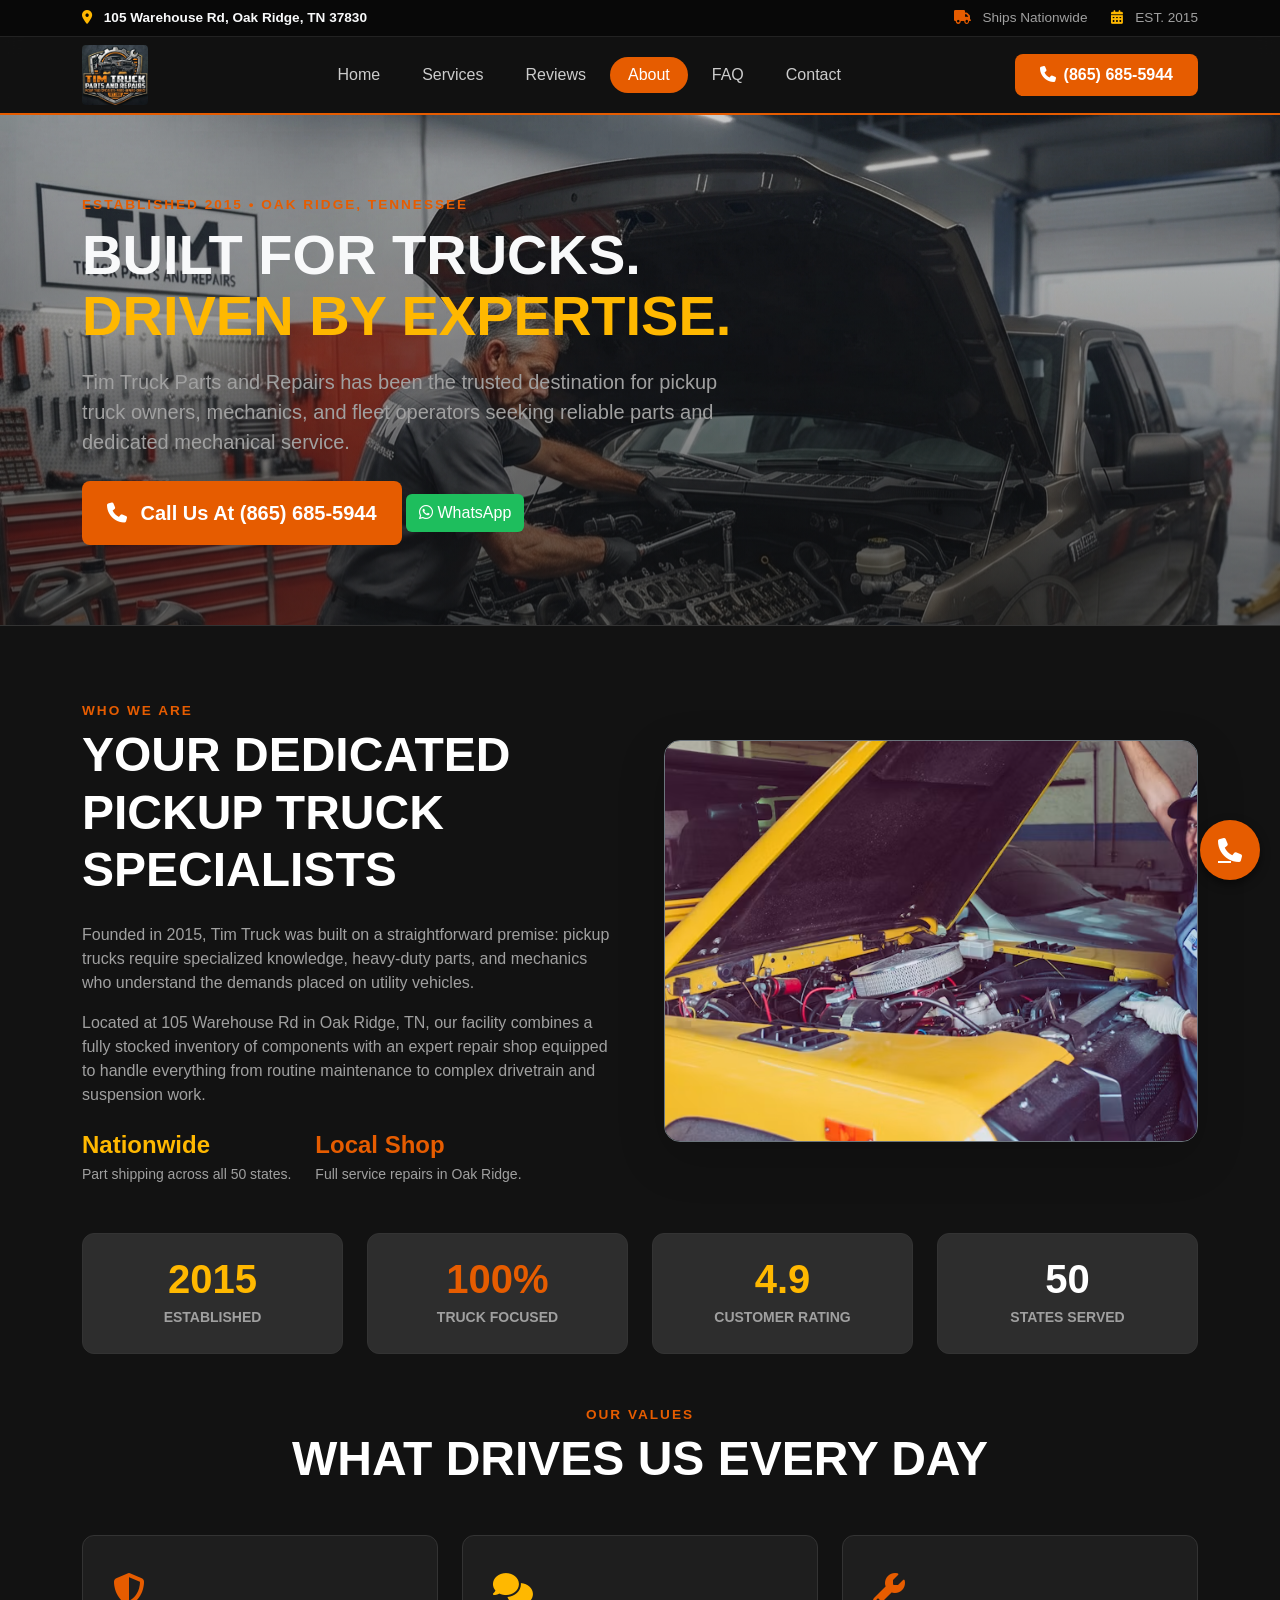
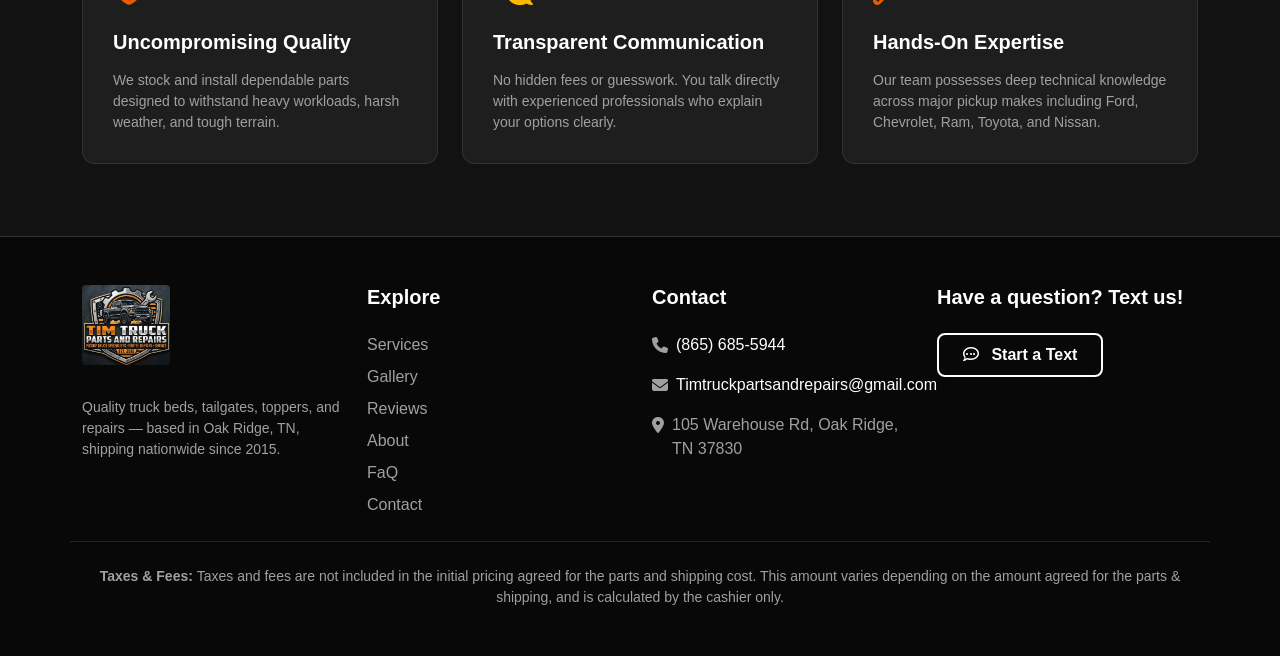
<file: about.html>
<!DOCTYPE html>
<html lang="en">
<head>
    <meta charset="UTF-8">
    <meta name="viewport" content="width=device-width, initial-scale=1.0">
    <title>About Us - TIM TRUCK Parts and Repairs</title>
    <!-- Bootstrap 5 CSS -->
    <link href="https://cdn.jsdelivr.net/npm/bootstrap@5.3.0/dist/css/bootstrap.min.css" rel="stylesheet">
    <!-- FontAwesome -->
    <link rel="stylesheet" href="https://cdnjs.cloudflare.com/ajax/libs/font-awesome/6.4.0/css/all.min.css">
    
    <style>
        :root {
            --bg-dark: #121212;
            --bg-darker: #080808;
            --card-dark: #1e1e1e;
            --card-gray: #2d2d2d;
            --accent-gold: #FFB800; 
            --accent-orange: #E65C00; 
            --text-light: #f8f9fa;
            --text-gray: #a0a0a0;
        }

        body {
            background-color: var(--bg-dark);
            color: var(--text-light);
            font-family: 'Segoe UI', Tahoma, Geneva, Verdana, sans-serif;
        }

        .text-gold { color: var(--accent-gold) !important; }
        .text-orange { color: var(--accent-orange) !important; }
        .text-gray { color: var(--text-gray) !important; }
        .bg-gray { background-color: var(--card-gray) !important; }

        /* Top Bar */
        .top-bar {
            background-color: var(--bg-darker);
            font-size: 0.85rem;
            border-bottom: 1px solid #222;
        }

        /* Navbar */
        .navbar {
            background-color: rgba(18, 18, 18, 0.95);
            backdrop-filter: blur(10px);
            border-bottom: 2px solid var(--accent-orange);
        }
        .nav-pills .nav-link {
            color: #ccc;
            border-radius: 20px;
            padding: 6px 18px;
            margin: 0 3px;
            transition: 0.3s;
        }
        .nav-link:hover { color: var(--accent-gold); }
        .nav-pills .nav-link.active {
            background-color: var(--accent-orange);
            color: #fff;
        }
        .btn-call-header {
            background-color: var(--accent-orange);
            color: white;
            font-weight: 700;
            border-radius: 8px;
            transition: 0.3s;
        }
        .btn-call-header:hover { background-color: #cc5200; color: white; }

        /* Hero About */
        .about-hero {
            background: linear-gradient(180deg, rgba(18, 18, 18, 0.222) 0%, rgba(18, 18, 18, 0.617) 90%),
                url(madia/gen2.jpeg);
            padding: 80px 0;
            border-bottom: 1px solid #333;
        }
        .subtitle-hero {
            color: var(--accent-orange);
            font-size: 0.85rem;
            font-weight: 700;
            letter-spacing: 2px;
            text-transform: uppercase;
        }
        .hero-title {
            font-size: 3.5rem;
            font-weight: 900;
            text-transform: uppercase;
            line-height: 1.1;
            margin-bottom: 20px;
        }

        /* Cards & Features */
        .about-card {
            background-color: var(--card-dark);
            border: 1px solid #333;
            border-radius: 12px;
            padding: 30px;
            height: 100%;
            transition: transform 0.3s ease, border-color 0.3s ease;
        }
        .about-card:hover {
            transform: translateY(-5px);
            border-color: var(--accent-gold);
        }

        .stat-box {
            background-color: var(--card-gray);
            border-radius: 12px;
            padding: 25px;
            text-align: center;
            border: 1px solid #333;
        }
        .stat-number {
            font-size: 2.5rem;
            font-weight: 900;
            color: var(--accent-gold);
            line-height: 1;
        }

        /* Buttons */
        .btn-primary-custom {
            background-color: var(--accent-orange);
            color: white;
            font-weight: bold;
            border-radius: 8px;
            padding: 12px 30px;
            border: none;
            transition: 0.3s;
        }
        .btn-primary-custom:hover {
            background-color: #cc5200;
            color: white;
        }
        .btn-outline-light-custom {
            border: 2px solid white;
            color: white;
            background: transparent;
            font-weight: bold;
            border-radius: 8px;
            padding: 8px 20px;
        }
        .btn-outline-light-custom:hover {
            background: white;
            color: var(--accent-orange);
        }

        /* Footer */
        footer {
            background-color: var(--bg-darker);
            border-top: 1px solid #333;
        }
        .floating-chat {
            position: fixed;
            bottom: 20px;
            right: 20px;
            background-color: var(--accent-orange);
            color: white;
            border-radius: 50%;
            width: 60px;
            height: 60px;
            display: flex;
            align-items: center;
            justify-content: center;
            font-size: 1.5rem;
            box-shadow: 0 4px 10px rgba(0,0,0,0.5);
            z-index: 1000;
        }
        .btn-whatsapp { background-color: #1ebe5d; color: white; }
        .btn-whatsapp:hover { background-color: #1ebe5d; color: white; }
    </style>
</head>
<body>

    <!-- 1. Top Bar -->
    <div class="top-bar py-2 d-none d-md-block">
        <div class="container d-flex justify-content-between align-items-center text-gray">
            <div class="fw-bold text-light"><i class="fa-solid fa-location-dot text-gold me-2"></i> 105 Warehouse Rd, Oak Ridge, TN 37830</div>
            <div class="d-flex gap-4">
                <span><i class="fa-solid fa-truck me-2 text-orange"></i> Ships Nationwide</span>
                <span><i class="fa-solid fa-calendar-days me-2 text-gold"></i> EST. 2015</span>
            </div>
        </div>
    </div>

    <!-- 2. Navbar -->
    <nav class="navbar navbar-expand-lg sticky-top navbar-dark">
        <div class="container">
            <a class="navbar-brand py-0" href="index.html">
                <img src="IMG-20260907-WA0017_2.jpeg" alt="Tim Truck Parts and Repairs Logo" style="max-height: 60px; border-radius: 4px;">
            </a>
            
            <button class="navbar-toggler" type="button" data-bs-toggle="collapse" data-bs-target="#navbarNav">
                <span class="navbar-toggler-icon"></span>
            </button>

            <div class="collapse navbar-collapse justify-content-center" id="navbarNav">
                <ul class="nav nav-pills my-2 my-lg-0">
                    <li class="nav-item"><a class="nav-link" href="index.html">Home</a></li>
                    <li class="nav-item"><a class="nav-link" href="service.html">Services</a></li>
                    <li class="nav-item"><a class="nav-link" href="review.html">Reviews</a></li>
                    <li class="nav-item"><a class="nav-link active" href="#">About</a></li>
                    <li class="nav-item"><a class="nav-link" href="faq.html">FAQ</a></li>
                    <li class="nav-item"><a class="nav-link" href="contact.html">Contact</a></li>
                </ul>
            </div>

            <a href="tel:+18656855944" class="btn btn-call-header px-4 py-2 d-none d-lg-inline-block">
                <i class="fa-solid fa-phone me-2"></i>(865) 685-5944
            </a>
        </div>
    </nav>

    <!-- 3. Hero About Section -->
    <section class="about-hero">
        <div class="container">
            <div class="row align-items-center">
                <div class="col-lg-8">
                    <div class="subtitle-hero mb-2">ESTABLISHED 2015 • OAK RIDGE, TENNESSEE</div>
                    <h1 class="hero-title">Built For Trucks. <br><span class="text-gold">Driven By Expertise.</span></h1>
                    <p class="lead text-gray mb-4" style="max-width: 650px;">
                        Tim Truck Parts and Repairs has been the trusted destination for pickup truck owners, mechanics, and fleet operators seeking reliable parts and dedicated mechanical service.
                    </p>
                    <a href="tel:+18656855944" class="btn btn-call-header px-4 py-3 fs-5">
                        <i class="fa-solid fa-phone me-2"></i> Call Us At (865) 685-5944
                    </a>
                    <a href="https://wa.me/18656855944" target="_blank" class="btn btn-action-custom btn-whatsapp">
                                <i class="fa-brands fa-whatsapp"></i> WhatsApp
                            </a>
                </div>
            </div>
        </div>
    </section>

    <!-- 4. Main Story / Content Section -->
    <section class="py-5" style="background-color: var(--bg-dark);">
        <div class="container py-4">
            <div class="row align-items-center g-5 mb-5">
                <div class="col-lg-6">
                    <span class="subtitle-hero">WHO WE ARE</span>
                    <h2 class="display-5 fw-bold text-white text-uppercase mt-1 mb-4">Your Dedicated Pickup Truck Specialists</h2>
                    <p class="text-gray mb-3">
                        Founded in 2015, Tim Truck was built on a straightforward premise: pickup trucks require specialized knowledge, heavy-duty parts, and mechanics who understand the demands placed on utility vehicles.
                    </p>
                    <p class="text-gray mb-4">
                        Located at 105 Warehouse Rd in Oak Ridge, TN, our facility combines a fully stocked inventory of components with an expert repair shop equipped to handle everything from routine maintenance to complex drivetrain and suspension work.
                    </p>
                    <div class="d-flex gap-4">
                        <div>
                            <h4 class="text-gold fw-bold mb-1">Nationwide</h4>
                            <p class="text-gray small mb-0">Part shipping across all 50 states.</p>
                        </div>
                        <div>
                            <h4 class="text-orange fw-bold mb-1">Local Shop</h4>
                            <p class="text-gray small mb-0">Full service repairs in Oak Ridge.</p>
                        </div>
                    </div>
                </div>
                <div class="col-lg-6">
                    <div class="position-relative rounded-4 overflow-hidden shadow-lg border border-secondary">
                        <img src="madia/cap.png" alt="Tim Truck Workshop" class="img-fluid w-100" style="object-fit: cover; height: 400px;">
                    </div>
                </div>
            </div>

            <!-- Stats Bar -->
            <div class="row g-4 mb-5">
                <div class="col-6 col-md-3">
                    <div class="stat-box">
                        <div class="stat-number">2015</div>
                        <div class="text-gray text-uppercase small fw-bold mt-2">Established</div>
                    </div>
                </div>
                <div class="col-6 col-md-3">
                    <div class="stat-box">
                        <div class="stat-number text-orange">100%</div>
                        <div class="text-gray text-uppercase small fw-bold mt-2">Truck Focused</div>
                    </div>
                </div>
                <div class="col-6 col-md-3">
                    <div class="stat-box">
                        <div class="stat-number">4.9</div>
                        <div class="text-gray text-uppercase small fw-bold mt-2">Customer Rating</div>
                    </div>
                </div>
                <div class="col-6 col-md-3">
                    <div class="stat-box">
                        <div class="stat-number text-white">50</div>
                        <div class="text-gray text-uppercase small fw-bold mt-2">States Served</div>
                    </div>
                </div>
            </div>

            <!-- Core Values Cards -->
            <div class="text-center mb-5">
                <span class="subtitle-hero">OUR VALUES</span>
                <h2 class="display-5 fw-bold text-white text-uppercase mt-1">What Drives Us Every Day</h2>
            </div>

            <div class="row g-4">
                <div class="col-12 col-md-4">
                    <div class="about-card">
                        <div class="text-orange fs-2 mb-3"><i class="fa-solid fa-shield-halved"></i></div>
                        <h3 class="h5 fw-bold text-white mb-3">Uncompromising Quality</h3>
                        <p class="text-gray small mb-0">
                            We stock and install dependable parts designed to withstand heavy workloads, harsh weather, and tough terrain.
                        </p>
                    </div>
                </div>
                <div class="col-12 col-md-4">
                    <div class="about-card">
                        <div class="text-gold fs-2 mb-3"><i class="fa-solid fa-comments"></i></div>
                        <h3 class="h5 fw-bold text-white mb-3">Transparent Communication</h3>
                        <p class="text-gray small mb-0">
                            No hidden fees or guesswork. You talk directly with experienced professionals who explain your options clearly.
                        </p>
                    </div>
                </div>
                <div class="col-12 col-md-4">
                    <div class="about-card">
                        <div class="text-orange fs-2 mb-3"><i class="fa-solid fa-wrench"></i></div>
                        <h3 class="h5 fw-bold text-white mb-3">Hands-On Expertise</h3>
                        <p class="text-gray small mb-0">
                            Our team possesses deep technical knowledge across major pickup makes including Ford, Chevrolet, Ram, Toyota, and Nissan.
                        </p>
                    </div>
                </div>
            </div>
        </div>
    </section>

    <!-- 5. Footer (Identical) -->
    <footer class="py-5">
        <div class="container border-bottom border-dark pb-4 mb-4">
            <div class="row g-4">
                <!-- Brand Info -->
                <div class="col-lg-3">
                    <img src="IMG-20260907-WA0017_2.jpeg" alt="Tim Truck Parts and Repairs Logo" style="max-height: 80px; border-radius: 4px;" class="mb-3">
                    <p class="text-gray small mt-3">
                        Quality truck beds, tailgates, toppers, and repairs — based in Oak Ridge, TN, shipping nationwide since 2015.
                    </p>
                </div>
                
                <!-- Explore Links -->
                <div class="col-lg-3">
                    <h5 class="text-white fw-bold mb-4">Explore</h5>
                    <ul class="list-unstyled d-flex flex-column gap-2 mb-0">
                        <li><a href="service.html" class="text-decoration-none text-gray">Services</a></li>
                        <li><a href="about.html" class="text-decoration-none text-gray">Gallery</a></li>
                        <li><a href="review.html" class="text-decoration-none text-gray">Reviews</a></li>
                        <li><a href="#" class="text-decoration-none text-gray">About</a></li>
                        <li><a href="faq.html" class="text-decoration-none text-gray">FaQ</a></li>
                        <li><a href="contact.html" class="text-decoration-none text-gray">Contact</a></li>
                    </ul>
                </div>
                
                <!-- Contact Info -->
                <div class="col-lg-3">
                    <h5 class="text-white fw-bold mb-4">Contact</h5>
                    <ul class="list-unstyled text-gray mb-0">
                        <li class="mb-3 d-flex gap-2">
                            <i class="fa-solid fa-phone mt-1"></i> <a href="tel:(865) 685-5944" style="color: white; text-decoration: none;">(865) 685-5944</a>
                        </li>
                        <li class="mb-3 d-flex gap-2">
                            <i class="fa-solid fa-envelope mt-1"></i> <a href="mailto:Timtruckpartsandrepairs@gmail.com" style="color: white; text-decoration: none">Timtruckpartsandrepairs@gmail.com</a>
                        </li>
                        <li class="d-flex gap-2">
                            <i class="fa-solid fa-location-dot mt-1"></i> 105 Warehouse Rd, Oak Ridge, TN 37830
                        </li>
                    </ul>
                </div>

                <!-- Text Widget CTA -->
                <div class="col-lg-3">
                    <h5 class="text-white fw-bold mb-4">Have a question? Text us!</h5>
                    <a href="sms:+18656855944" class="btn btn-outline-light-custom px-4 py-2">
                        <i class="fa-regular fa-comment-dots me-2"></i> Start a Text
                    </a>
                </div>
            </div>
        </div>
        
        <div class="container text-center">
            <p class="text-gray small mb-0 fw-bold">Taxes & Fees: <span class="fw-normal">Taxes and fees are not included in the initial pricing agreed for the parts and shipping cost. This amount varies depending on the amount agreed for the parts & shipping, and is calculated by the cashier only.</span></p>
        </div>
    </footer>

    <!-- Floating Chat Button -->
    <a href="tel:+18656855944" class="floating-chat" aria-label="Call Us">
        <i class="fa-solid fa-phone"></i>
    </a>

    <!-- Bootstrap 5 JS -->
    <script src="https://cdn.jsdelivr.net/npm/bootstrap@5.3.0/dist/js/bootstrap.bundle.min.js"></script>
</body>
</html>
</file>
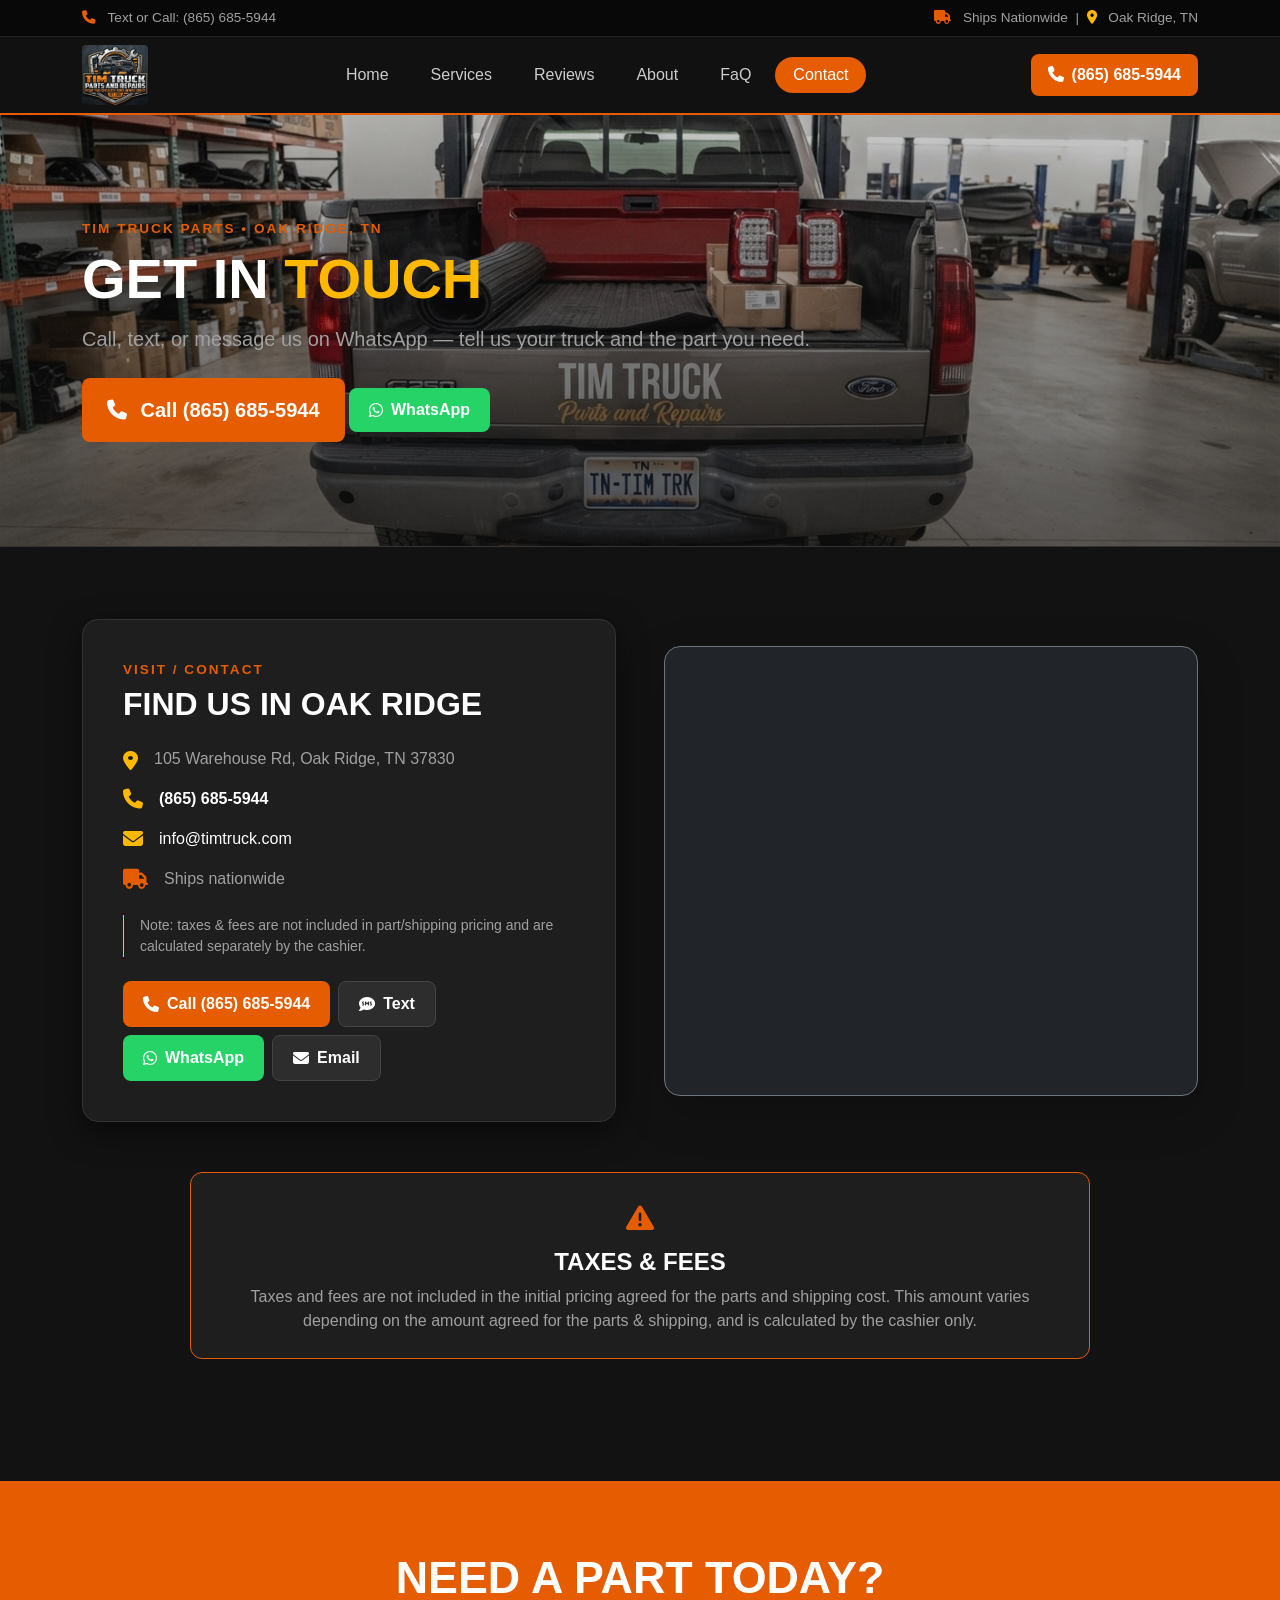
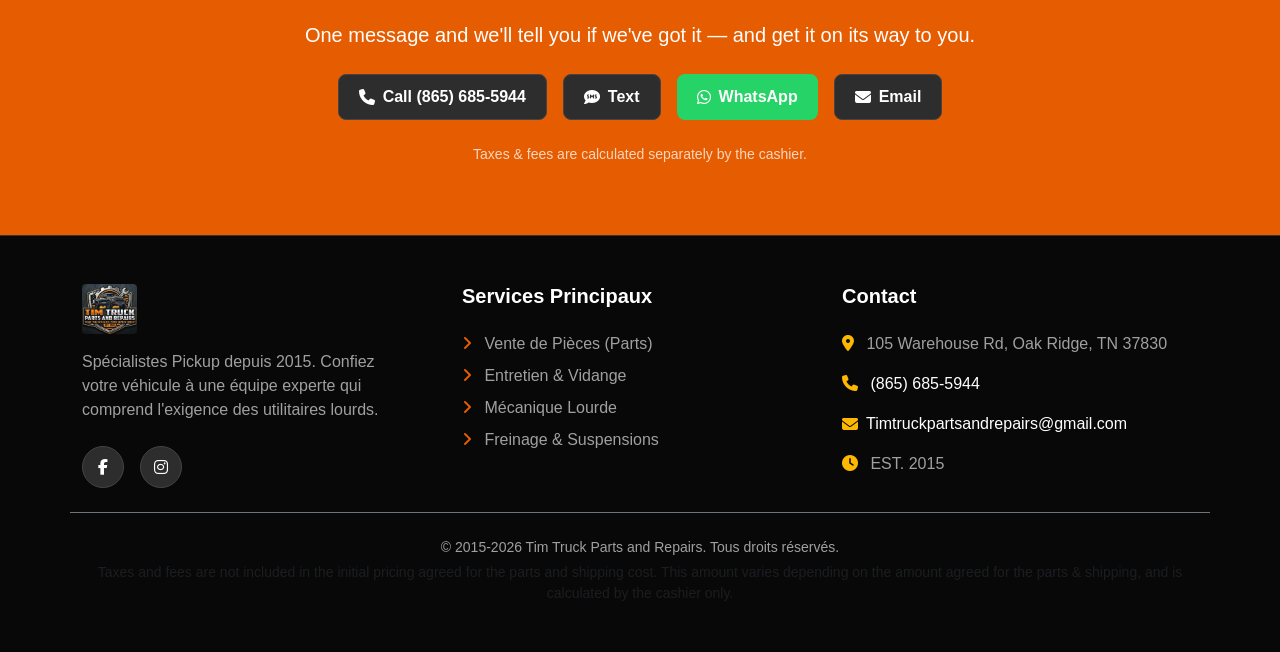
<file: contact.html>
<!DOCTYPE html>
<html lang="fr">
<head>
    <meta charset="UTF-8">
    <meta name="viewport" content="width=device-width, initial-scale=1.0">
    <title>Contact Us - TIM TRUCK Parts and Repairs</title>
    <!-- Bootstrap 5 CSS -->
    <link href="https://cdn.jsdelivr.net/npm/bootstrap@5.3.0/dist/css/bootstrap.min.css" rel="stylesheet">
    <!-- FontAwesome -->
    <link rel="stylesheet" href="https://cdnjs.cloudflare.com/ajax/libs/font-awesome/6.4.0/css/all.min.css">
    
    <style>
        :root {
            --bg-dark: #121212;
            --bg-darker: #080808;
            --card-dark: #1e1e1e;
            --card-gray: #2d2d2d;
            --accent-gold: #FFB800; 
            --accent-orange: #E65C00; 
            --text-light: #f8f9fa;
            --text-gray: #a0a0a0;
        }

        body {
            background-color: var(--bg-dark);
            color: var(--text-light);
            font-family: 'Segoe UI', Tahoma, Geneva, Verdana, sans-serif;
        }

        .text-gold { color: var(--accent-gold) !important; }
        .text-orange { color: var(--accent-orange) !important; }
        .text-gray { color: var(--text-gray) !important; }
        
        /* Top Bar */
        .top-bar {
            background-color: var(--bg-darker);
            font-size: 0.85rem;
            border-bottom: 1px solid #222;
        }

        /* Navbar */
        .navbar {
            background-color: rgba(18, 18, 18, 0.95);
            backdrop-filter: blur(10px);
            border-bottom: 2px solid var(--accent-orange);
        }
        .nav-pills .nav-link {
            color: #ccc;
            border-radius: 20px;
            padding: 6px 18px;
            margin: 0 3px;
            transition: 0.3s;
        }
        .nav-link:hover { color: var(--accent-gold); }
        .nav-pills .nav-link.active {
            background-color: var(--accent-orange);
            color: #fff;
        }
        .btn-call-header {
            background-color: var(--accent-orange);
            color: white;
            font-weight: 700;
            border-radius: 8px;
            transition: 0.3s;
        }
        .btn-call-header:hover { background-color: #cc5200; color: white; }

        /* Hero Contact */
        .contact-hero {
            background: linear-gradient(180deg, rgba(18, 18, 18, 0.222) 0%, rgba(18, 18, 18, 0.617) 90%),
                url(madia/gen5.jpg) center/cover no-repeat;
            padding: 80px 0;
            border-bottom: 1px solid #333;
        }
        .subtitle-hero {
            color: var(--accent-orange);
            font-size: 0.85rem;
            font-weight: 700;
            letter-spacing: 2px;
            text-transform: uppercase;
        }
        .hero-title {
            font-size: 3.5rem;
            font-weight: 900;
            text-transform: uppercase;
            line-height: 1.1;
            margin-bottom: 15px;
        }

        /* Contact Content Section */
        .contact-card-box {
            background-color: var(--card-dark);
            border: 1px solid #333;
            border-radius: 16px;
            padding: 40px;
            box-shadow: 0 10px 30px rgba(0,0,0,0.5);
        }

        /* Buttons Custom */
        .btn-action-custom {
            padding: 10px 20px;
            font-weight: bold;
            border-radius: 8px;
            border: none;
            transition: 0.3s;
            display: inline-flex;
            align-items: center;
            gap: 8px;
            text-decoration: none;
        }
        .btn-red-action { background-color: var(--accent-orange); color: white; }
        .btn-red-action:hover { background-color: #cc5200; color: white; }
        .btn-dark-action { background-color: var(--card-gray); color: white; border: 1px solid #444; }
        .btn-dark-action:hover { background-color: #3d3d3d; color: white; }
        .btn-whatsapp { background-color: #25D366; color: white; }
        .btn-whatsapp:hover { background-color: #1ebe5d; color: white; }
        .btn-email-action { background-color: #2d2d2d; color: white; border: 1px solid #444; }
        .btn-email-action:hover { background-color: #3d3d3d; color: white; }

        /* Taxes & Fees Warning Box */
        .tax-warning-box {
            background-color: var(--card-dark);
            border: 1px solid var(--accent-orange);
            border-radius: 12px;
            padding: 25px;
            text-align: center;
            margin: 50px auto;
            max-width: 900px;
        }

        /* CTA Bottom Section */
        .cta-bottom-section {
            background-color: var(--accent-orange);
            color: white;
            padding: 70px 0;
            text-align: center;
        }
        .cta-bottom-title {
            font-size: 2.8rem;
            font-weight: 900;
            text-transform: uppercase;
            margin-bottom: 15px;
        }

        /* Footer */
        footer {
            background-color: var(--bg-darker);
            border-top: 1px solid #333;
        }
        .footer-link {
            color: var(--text-gray) !important;
            transition: color 0.2s ease;
        }
        .footer-link:hover { color: var(--accent-gold) !important; }
        
        .floating-call {
            position: fixed;
            bottom: 20px;
            right: 20px;
            width: 60px;
            height: 60px;
            background-color: var(--accent-orange);
            color: white;
            border-radius: 50%;
            display: flex;
            justify-content: center;
            align-items: center;
            font-size: 1.5rem;
            box-shadow: 0 4px 15px rgba(230, 92, 0, 0.5);
            z-index: 1000;
        }
    </style>
</head>
<body>

    <!-- 1. Top Bar -->
    <div class="top-bar py-2 d-none d-md-block">
        <div class="container d-flex justify-content-between align-items-center text-gray">
            <div><i class="fa-solid fa-phone text-orange me-2"></i> Text or Call: (865) 685-5944</div>
            <div><i class="fa-solid fa-truck me-2 text-orange"></i> Ships Nationwide &nbsp;|&nbsp; <i class="fa-solid fa-location-dot me-2 text-gold"></i> Oak Ridge, TN</div>
        </div>
    </div>

    <!-- 2. Navbar -->
    <nav class="navbar navbar-expand-lg sticky-top navbar-dark">
        <div class="container">
            <a class="navbar-brand py-0" href="index.html">
                <img src="IMG-20260907-WA0017_2.jpeg" alt="Tim Truck Logo" style="max-height: 60px; border-radius: 4px;">
            </a>
            
            <button class="navbar-toggler" type="button" data-bs-toggle="collapse" data-bs-target="#navbarNav">
                <span class="navbar-toggler-icon"></span>
            </button>

            <div class="collapse navbar-collapse justify-content-center" id="navbarNav">
                <ul class="nav nav-pills my-2 my-lg-0">
                    <li class="nav-item"><a class="nav-link" href="index.html">Home</a></li>
                    <li class="nav-item"><a class="nav-link" href="service.html">Services</a></li>
                    <li class="nav-item"><a class="nav-link" href="review.html">Reviews</a></li>
                    <li class="nav-item"><a class="nav-link" href="about.html">About</a></li>
                    <li class="nav-item"><a class="nav-link" href="faq.html">FaQ</a></li>
                    <li class="nav-item"><a class="nav-link active" href="#">Contact</a></li>
                </ul>
            </div>

            <a href="tel:+18656855944" class="btn btn-call-header px-3 py-2 d-none d-lg-inline-block">
                <i class="fa-solid fa-phone me-2"></i>(865) 685-5944
            </a>
        </div>
    </nav>

    <!-- 3. Contact Hero Section -->
    <section class="contact-hero">
        <div class="container py-4">
            <div class="row">
                <div class="col-lg-8">
                    <p class="subtitle-hero mb-2">
                        TIM TRUCK PARTS • OAK RIDGE, TN
                    </p>
                    <h1 class="hero-title text-white">
                        Get In <span class="text-gold">Touch</span>
                    </h1>
                    <p class="lead text-gray mb-4">
                        Call, text, or message us on WhatsApp — tell us your truck and the part you need.
                    </p>
                    <a href="tel:+18656855944" class="btn btn-call-header px-4 py-3 fs-5">
                        <i class="fa-solid fa-phone me-2"></i> Call (865) 685-5944
                    </a>
                    <a href="https://wa.me/18656855944" target="_blank" class="btn btn-action-custom btn-whatsapp">
                                <i class="fa-brands fa-whatsapp"></i> WhatsApp
                            </a>
                </div>
            </div>
        </div>
    </section>

    <!-- 4. Main Contact Details & Map Section -->
    <section class="py-5" style="background-color: var(--bg-dark);">
        <div class="container py-4">
            <div class="row g-5 align-items-center">
                
                <!-- Left: Contact Information & Actions -->
                <div class="col-lg-6">
                    <div class="contact-card-box">
                        <p class="subtitle-hero mb-1">VISIT / CONTACT</p>
                        <h2 class="h2 fw-bold text-white text-uppercase mb-4">Find Us in Oak Ridge</h2>
                        
                        <ul class="list-unstyled text-gray mb-4">
                            <li class="mb-3 d-flex align-items-start gap-3">
                                <i class="fa-solid fa-location-dot text-gold fs-5 mt-1"></i>
                                <span>105 Warehouse Rd, Oak Ridge, TN 37830</span>
                            </li>
                            <li class="mb-3 d-flex align-items-center gap-3">
                                <i class="fa-solid fa-phone text-gold fs-5"></i>
                                <span class="text-white fw-bold">(865) 685-5944</span>
                            </li>
                            <li class="mb-3 d-flex align-items-center gap-3">
                                <i class="fa-solid fa-envelope text-gold fs-5"></i>
                                <span class="text-white">info@timtruck.com</span>
                            </li>
                            <li class="mb-3 d-flex align-items-center gap-3">
                                <i class="fa-solid fa-truck text-orange fs-5"></i>
                                <span>Ships nationwide</span>
                            </li>
                        </ul>

                        <p class="small text-gray mb-4 border-start border-warning ps-3">
                            Note: taxes & fees are not included in part/shipping pricing and are calculated separately by the cashier.
                        </p>

                        <!-- Action Buttons Grid -->
                        <div class="d-flex flex-wrap gap-2">
                            <a href="tel:+18656855944" class="btn btn-action-custom btn-red-action">
                                <i class="fa-solid fa-phone"></i> Call (865) 685-5944
                            </a>
                            <a href="sms:+18656855944" class="btn btn-action-custom btn-dark-action">
                                <i class="fa-solid fa-comment-sms"></i> Text
                            </a>
                            <a href="https://wa.me/18656855944" target="_blank" class="btn btn-action-custom btn-whatsapp">
                                <i class="fa-brands fa-whatsapp"></i> WhatsApp
                            </a>
                            <a href="mailto:info@timtruck.com" class="btn btn-action-custom btn-email-action">
                                <i class="fa-solid fa-envelope"></i> Email
                            </a>
                        </div>
                    </div>
                </div>

                <!-- Right: Google Maps Embed -->
                <div class="col-lg-6">
                    <div class="card bg-dark border-secondary rounded-4 overflow-hidden shadow-lg" style="height: 450px;">
                        <iframe 
                            src="https://www.google.com/maps/embed?pb=!1m18!1m12!1m3!1d3221.785303646549!2d-84.2635!3d36.0104!2m3!1f0!2f0!3f0!3m2!1i1024!2i768!4f13.1!3m3!1m2!1s0x885c39247654321%3A0x123456789abcdef!2s105%20Warehouse%20Rd%2C%20Oak%20Ridge%2C%20TN%2037830!5e0!3m2!1sen!2sus!4v1650000000000!5m2!1sen!2sus" 
                            width="100%" 
                            height="100%" 
                            style="border:0;" 
                            allowfullscreen="" 
                            loading="lazy" 
                            referrerpolicy="no-referrer-when-downgrade">
                        </iframe>
                    </div>
                </div>

            </div>

            <!-- Taxes & Fees Warning Card -->
            <div class="tax-warning-box">
                <div class="text-orange fs-3 mb-2"><i class="fa-solid fa-triangle-exclamation"></i></div>
                <h4 class="text-white text-uppercase fw-bold mb-2">Taxes & Fees</h4>
                <p class="text-gray mb-0">
                    Taxes and fees are not included in the initial pricing agreed for the parts and shipping cost. This amount varies depending on the amount agreed for the parts & shipping, and is calculated by the cashier only.
                </p>
            </div>

        </div>
    </section>

    <!-- 5. CTA Bottom Section -->
    <section class="cta-bottom-section">
        <div class="container">
            <h2 class="cta-bottom-title text-white">Need a part today?</h2>
            <p class="lead text-white opacity-90 mb-4">One message and we'll tell you if we've got it — and get it on its way to you.</p>
            
            <div class="d-flex flex-wrap justify-content-center gap-3">
                <a href="tel:+18656855944" class="btn btn-action-custom btn-dark-action">
                    <i class="fa-solid fa-phone"></i> Call (865) 685-5944
                </a>
                <a href="sms:+18656855944" class="btn btn-action-custom btn-dark-action">
                    <i class="fa-solid fa-comment-sms"></i> Text
                </a>
                <a href="https://wa.me/18656855944" target="_blank" class="btn btn-action-custom btn-whatsapp">
                    <i class="fa-brands fa-whatsapp"></i> WhatsApp
                </a>
                <a href="mailto:info@timtruck.com" class="btn btn-action-custom btn-dark-action">
                    <i class="fa-solid fa-envelope"></i> Email
                </a>
            </div>
            
            <p class="small text-white opacity-75 mt-4 mb-0">Taxes & fees are calculated separately by the cashier.</p>
        </div>
    </section>

    <!-- 6. FOOTER (Identique) -->
    <footer class="py-5">
        <div class="container border-bottom border-secondary pb-4 mb-4">
            <div class="row g-4">
                <div class="col-lg-4">
                    <img src="IMG-20260907-WA0017_2.jpeg" alt="Tim Truck Logo" style="max-height: 50px; border-radius: 4px;" class="mb-3">
                    <p class="text-gray mb-4 pe-lg-4">
                        Spécialistes Pickup depuis 2015. Confiez votre véhicule à une équipe experte qui comprend l'exigence des utilitaires lourds.
                    </p>
                    <div class="d-flex gap-3">
                        <a href="#" class="btn btn-action-custom btn-dark-action rounded-circle" style="width:42px; height:42px; padding:0; justify-content:center;"><i class="fa-brands fa-facebook-f"></i></a>
                        <a href="#" class="btn btn-action-custom btn-dark-action rounded-circle" style="width:42px; height:42px; padding:0; justify-content:center;"><i class="fa-brands fa-instagram"></i></a>
                    </div>
                </div>
                
                <div class="col-lg-4">
                    <h5 class="text-white fw-bold mb-4">Services Principaux</h5>
                    <ul class="list-unstyled d-flex flex-column gap-2 mb-0">
                        <li><a href="#" class="text-decoration-none footer-link"><i class="fa-solid fa-angle-right text-orange me-2"></i> Vente de Pièces (Parts)</a></li>
                        <li><a href="#" class="text-decoration-none footer-link"><i class="fa-solid fa-angle-right text-orange me-2"></i> Entretien & Vidange</a></li>
                        <li><a href="#" class="text-decoration-none footer-link"><i class="fa-solid fa-angle-right text-orange me-2"></i> Mécanique Lourde</a></li>
                        <li><a href="#" class="text-decoration-none footer-link"><i class="fa-solid fa-angle-right text-orange me-2"></i> Freinage & Suspensions</a></li>
                    </ul>
                </div>
                
                <div class="col-lg-4">
                    <h5 class="text-white fw-bold mb-4">Contact</h5>
                    <ul class="list-unstyled text-gray mb-0">
                        <li class="mb-3"><i class="fa-solid fa-location-dot text-gold me-2"></i> 105 Warehouse Rd, Oak Ridge, TN 37830</li>
                        <li class="mb-3"><i class="fa-solid fa-phone text-gold me-2"></i> <a href="tel:(865) 685-5944" style="color: white; text-decoration: none;">(865) 685-5944</a></li>
                        <li class="mb-3 d-flex gap-2">
                            <i class="fa-solid fa-envelope text-gold mt-1"></i> <a href="mailto:Timtruckpartsandrepairs@gmail.com" style="color: white; text-decoration: none">Timtruckpartsandrepairs@gmail.com</a>
                        </li>
                        <li><i class="fa-solid fa-clock text-gold me-2"></i> EST. 2015</li>
                    </ul>
                </div>
            </div>
        </div>
        
        <div class="container text-center text-gray small">
            <p class="mb-1">&copy; 2015-2026 Tim Truck Parts and Repairs. Tous droits réservés.</p>
            <p class="mb-0 text-muted">Taxes and fees are not included in the initial pricing agreed for the parts and shipping cost. This amount varies depending on the amount agreed for the parts & shipping, and is calculated by the cashier only.</p>
        </div>
    </footer>

    <!-- Bouton Flottant (Appel direct sur mobile) -->
    <a href="tel:+18656855944" class="floating-call d-lg-none" aria-label="Appeler l'atelier">
        <i class="fa-solid fa-phone"></i>
    </a>

    <!-- Bootstrap 5 JS -->
    <script src="https://cdn.jsdelivr.net/npm/bootstrap@5.3.0/dist/js/bootstrap.bundle.min.js"></script>
</body>
</html>
</file>
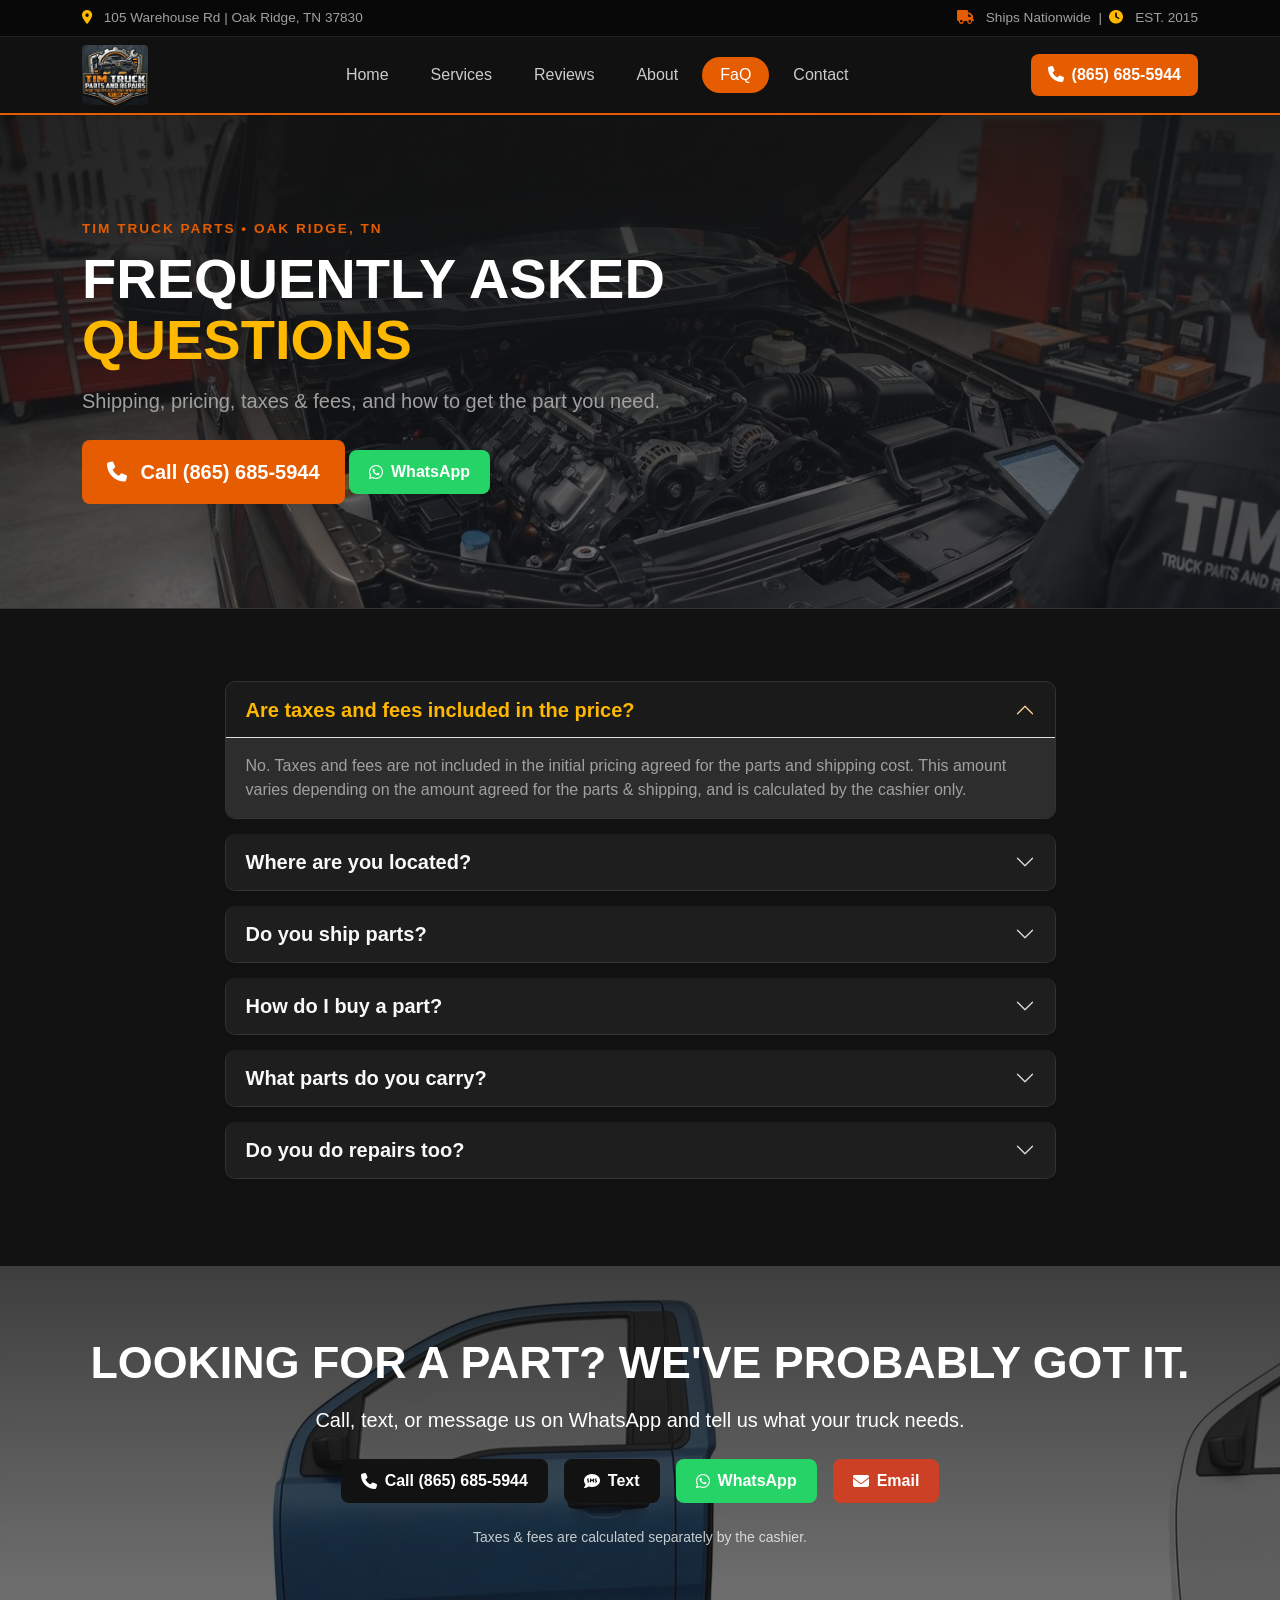
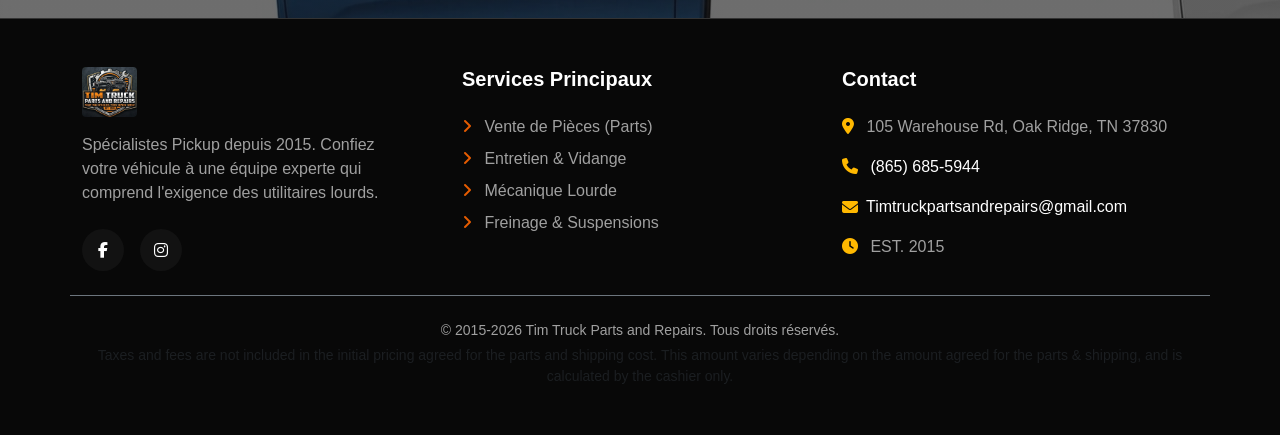
<file: faq.html>
<!DOCTYPE html>
<html lang="fr">
<head>
    <meta charset="UTF-8">
    <meta name="viewport" content="width=device-width, initial-scale=1.0">
    <title>FAQ - TIM TRUCK Parts and Repairs</title>
    <!-- Bootstrap 5 CSS -->
    <link href="https://cdn.jsdelivr.net/npm/bootstrap@5.3.0/dist/css/bootstrap.min.css" rel="stylesheet">
    <!-- FontAwesome -->
    <link rel="stylesheet" href="https://cdnjs.cloudflare.com/ajax/libs/font-awesome/6.4.0/css/all.min.css">
    
    <style>
        :root {
            --bg-dark: #121212;
            --bg-darker: #080808;
            --card-dark: #1e1e1e;
            --card-gray: #2d2d2d;
            --accent-gold: #FFB800; 
            --accent-orange: #E65C00; 
            --text-light: #f8f9fa;
            --text-gray: #a0a0a0;
        }

        body {
            background-color: var(--bg-dark);
            color: var(--text-light);
            font-family: 'Segoe UI', Tahoma, Geneva, Verdana, sans-serif;
        }

        .text-gold { color: var(--accent-gold) !important; }
        .text-orange { color: var(--accent-orange) !important; }
        .text-gray { color: var(--text-gray) !important; }
        
        /* Top Bar */
        .top-bar {
            background-color: var(--bg-darker);
            font-size: 0.85rem;
            border-bottom: 1px solid #222;
        }

        /* Navbar */
        .navbar {
            background-color: rgba(18, 18, 18, 0.95);
            backdrop-filter: blur(10px);
            border-bottom: 2px solid var(--accent-orange);
        }
        .nav-pills .nav-link {
            color: #ccc;
            border-radius: 20px;
            padding: 6px 18px;
            margin: 0 3px;
            transition: 0.3s;
        }
        .nav-link:hover { color: var(--accent-gold); }
        .nav-pills .nav-link.active {
            background-color: var(--accent-orange);
            color: #fff;
        }
        .btn-call-header {
            background-color: var(--accent-orange);
            color: white;
            font-weight: 700;
            border-radius: 8px;
            transition: 0.3s;
        }
        .btn-call-header:hover { background-color: #cc5200; color: white; }

        /* Hero FAQ */
        .faq-hero {
            background: linear-gradient(180deg, rgba(18,18,18,0.9) 0%, rgba(18, 18, 18, 0.517) 100%), 
                        url(madia/gen1.jpeg) center/cover no-repeat;
            padding: 80px 0;
            border-bottom: 1px solid #333;
        }
        .subtitle-hero {
            color: var(--accent-orange);
            font-size: 0.85rem;
            font-weight: 700;
            letter-spacing: 2px;
            text-transform: uppercase;
        }
        .hero-title {
            font-size: 3.5rem;
            font-weight: 900;
            text-transform: uppercase;
            line-height: 1.1;
            margin-bottom: 15px;
        }

        /* Styling Accordion Dark Theme */
        .accordion-item {
            background-color: var(--card-dark);
            border: 1px solid #333;
            margin-bottom: 15px;
            border-radius: 10px !important;
            overflow: hidden;
        }
        .accordion-button {
            background-color: var(--card-dark);
            color: var(--text-light);
            font-weight: bold;
            box-shadow: none;
        }
        .accordion-button:not(.collapsed) {
            color: var(--accent-gold);
            background-color: #1a1a1a;
        }
        .accordion-button::after {
            filter: invert(1);
        }
        .accordion-body {
            background-color: var(--card-gray);
            color: var(--text-gray);
        }

        /* CTA Bottom Section */
        .cta-bottom-section {
            background: linear-gradient(180deg, rgba(18, 18, 18, 0.814) 0%, rgba(18, 18, 18, 0.617) 90%),
                url(madia/meta.jpg);
            color: white;
            padding: 70px 0;
            text-align: center;
        }
        .cta-bottom-title {
            font-size: 2.8rem;
            font-weight: 900;
            text-transform: uppercase;
            margin-bottom: 15px;
        }
        .btn-action-custom {
            padding: 10px 20px;
            font-weight: bold;
            border-radius: 8px;
            border: none;
            transition: 0.3s;
            display: inline-flex;
            align-items: center;
            gap: 8px;
        }
        .btn-dark-action { background-color: #121212; color: white; }
        .btn-dark-action:hover { background-color: #222; color: white; }
        .btn-whatsapp { background-color: #25D366; color: white; }
        .btn-whatsapp:hover { background-color: #1ebe5d; color: white; }
        .btn-email { background-color: #cc4125; color: white; }
        .btn-email:hover { background-color: #b5381f; color: white; }

        /* Footer */
        footer {
            background-color: var(--bg-darker);
            border-top: 1px solid #333;
        }
        .footer-link {
            color: var(--text-gray) !important;
            transition: color 0.2s ease;
        }
        .footer-link:hover { color: var(--accent-gold) !important; }
        
        .floating-call {
            position: fixed;
            bottom: 20px;
            right: 20px;
            width: 60px;
            height: 60px;
            background-color: var(--accent-orange);
            color: white;
            border-radius: 50%;
            display: flex;
            justify-content: center;
            align-items: center;
            font-size: 1.5rem;
            box-shadow: 0 4px 15px rgba(230, 92, 0, 0.5);
            z-index: 1000;
        }
    </style>
</head>
<body>

    <!-- 1. Top Bar -->
    <div class="top-bar py-2 d-none d-md-block">
        <div class="container d-flex justify-content-between align-items-center text-gray">
            <div><i class="fa-solid fa-location-dot text-gold me-2"></i> 105 Warehouse Rd | Oak Ridge, TN 37830</div>
            <div><i class="fa-solid fa-truck me-2 text-orange"></i> Ships Nationwide &nbsp;|&nbsp; <i class="fa-solid fa-clock me-2 text-gold"></i> EST. 2015</div>
        </div>
    </div>

    <!-- 2. Navbar -->
    <nav class="navbar navbar-expand-lg sticky-top navbar-dark">
        <div class="container">
            <a class="navbar-brand py-0" href="index.html">
                <img src="IMG-20260907-WA0017_2.jpeg" alt="Tim Truck Logo" style="max-height: 60px; border-radius: 4px;">
            </a>
            
            <button class="navbar-toggler" type="button" data-bs-toggle="collapse" data-bs-target="#navbarNav">
                <span class="navbar-toggler-icon"></span>
            </button>

            <div class="collapse navbar-collapse justify-content-center" id="navbarNav">
                <ul class="nav nav-pills my-2 my-lg-0">
                    <li class="nav-item"><a class="nav-link" href="index.html">Home</a></li>
                    <li class="nav-item"><a class="nav-link" href="service.html">Services</a></li>
                    <li class="nav-item"><a class="nav-link" href="review.html">Reviews</a></li>
                    <li class="nav-item"><a class="nav-link" href="about.html">About</a></li>
                    <li class="nav-item"><a class="nav-link active" href="#">FaQ</a></li>
                    <li class="nav-item"><a class="nav-link" href="contact.html">Contact</a></li>
                </ul>
            </div>

            <a href="tel:+18656855944" class="btn btn-call-header px-3 py-2 d-none d-lg-inline-block">
                <i class="fa-solid fa-phone me-2"></i>(865) 685-5944
            </a>
        </div>
    </nav>

    <!-- 3. FAQ Hero Section -->
    <section class="faq-hero">
        <div class="container py-4">
            <div class="row">
                <div class="col-lg-8">
                    <p class="subtitle-hero mb-2">
                        TIM TRUCK PARTS • OAK RIDGE, TN
                    </p>
                    <h1 class="hero-title text-white">
                        Frequently Asked <span class="text-gold">Questions</span>
                    </h1>
                    <p class="lead text-gray mb-4">
                        Shipping, pricing, taxes & fees, and how to get the part you need.
                    </p>
                    <a href="tel:+18656855944" class="btn btn-call-header px-4 py-3 fs-5">
                        <i class="fa-solid fa-phone me-2"></i> Call (865) 685-5944
                    </a>
                    <a href="https://wa.me/18656855944" target="_blank" class="btn btn-action-custom btn-whatsapp">
                                <i class="fa-brands fa-whatsapp"></i> WhatsApp
                            </a>
                </div>
            </div>
        </div>
    </section>

    <!-- 4. FAQ Accordion Section -->
    <section class="py-5" style="background: var(--bg-dark);">
        <div class="container py-4">
            <div class="row justify-content-center">
                <div class="col-lg-9">
                    <div class="accordion" id="faqAccordion">
                        
                        <!-- Item 1 -->
                        <div class="accordion-item shadow-sm">
                            <h2 class="accordion-header">
                                <button class="accordion-button py-3 fs-5" type="button" data-bs-toggle="collapse" data-bs-target="#faq1">
                                    Are taxes and fees included in the price?
                                </button>
                            </h2>
                            <div id="faq1" class="accordion-collapse collapse show" data-bs-parent="#faqAccordion">
                                <div class="accordion-body">
                                    No. Taxes and fees are not included in the initial pricing agreed for the parts and shipping cost. This amount varies depending on the amount agreed for the parts & shipping, and is calculated by the cashier only.
                                </div>
                            </div>
                        </div>

                        <!-- Item 2 -->
                        <div class="accordion-item shadow-sm">
                            <h2 class="accordion-header">
                                <button class="accordion-button collapsed py-3 fs-5" type="button" data-bs-toggle="collapse" data-bs-target="#faq2">
                                    Where are you located?
                                </button>
                            </h2>
                            <div id="faq2" class="accordion-collapse collapse" data-bs-parent="#faqAccordion">
                                <div class="accordion-body">
                                    We are physically located at 105 Warehouse Rd, Oak Ridge, TN 37830, United States. Feel free to drop by our workshop during business hours.
                                </div>
                            </div>
                        </div>

                        <!-- Item 3 -->
                        <div class="accordion-item shadow-sm">
                            <h2 class="accordion-header">
                                <button class="accordion-button collapsed py-3 fs-5" type="button" data-bs-toggle="collapse" data-bs-target="#faq3">
                                    Do you ship parts?
                                </button>
                            </h2>
                            <div id="faq3" class="accordion-collapse collapse" data-bs-parent="#faqAccordion">
                                <div class="accordion-body">
                                    Yes! We ship parts nationwide across the United States. Contact us with your location and the component you need to get a tailored shipping estimate.
                                </div>
                            </div>
                        </div>

                        <!-- Item 4 -->
                        <div class="accordion-item shadow-sm">
                            <h2 class="accordion-header">
                                <button class="accordion-button collapsed py-3 fs-5" type="button" data-bs-toggle="collapse" data-bs-target="#faq4">
                                    How do I buy a part?
                                </button>
                            </h2>
                            <div id="faq4" class="accordion-collapse collapse" data-bs-parent="#faqAccordion">
                                <div class="accordion-body">
                                    You can reach out to us via phone call, text, email, or WhatsApp. Tell us your truck's make, model, and the specific part you're looking for, and our team will assist you right away.
                                </div>
                            </div>
                        </div>

                        <!-- Item 5 -->
                        <div class="accordion-item shadow-sm">
                            <h2 class="accordion-header">
                                <button class="accordion-button collapsed py-3 fs-5" type="button" data-bs-toggle="collapse" data-bs-target="#faq5">
                                    What parts do you carry?
                                </button>
                            </h2>
                            <div id="faq5" class="accordion-collapse collapse" data-bs-parent="#faqAccordion">
                                <div class="accordion-body">
                                    We specialize in pickup truck components, carrying a large inventory including truck beds, tailgates, toppers, suspension kits, brakes, engines, and transmission elements for major brands like Ford, Chevrolet, Ram, Toyota, and Nissan.
                                </div>
                            </div>
                        </div>

                        <!-- Item 6 -->
                        <div class="accordion-item shadow-sm">
                            <h2 class="accordion-header">
                                <button class="accordion-button collapsed py-3 fs-5" type="button" data-bs-toggle="collapse" data-bs-target="#faq6">
                                    Do you do repairs too?
                                </button>
                            </h2>
                            <div id="faq6" class="accordion-collapse collapse" data-bs-parent="#faqAccordion">
                                <div class="accordion-body">
                                    Yes, we do! In addition to part sales, Tim Truck features a full-service mechanical repair shop in Oak Ridge, TN, handling regular maintenance and heavy repairs.
                                </div>
                            </div>
                        </div>

                    </div>
                </div>
            </div>
        </div>
    </section>

    <!-- 5. CTA Banner Section -->
    <section class="cta-bottom-section">
        <div class="container">
            <h2 class="cta-bottom-title text-white">Looking for a part? We've probably got it.</h2>
            <p class="lead text-white opacity-90 mb-4">Call, text, or message us on WhatsApp and tell us what your truck needs.</p>
            
            <div class="d-flex flex-wrap justify-content-center gap-3">
                <a href="tel:+18656855944" class="btn btn-action-custom btn-dark-action">
                    <i class="fa-solid fa-phone"></i> Call (865) 685-5944
                </a>
                <a href="sms:+18656855944" class="btn btn-action-custom btn-dark-action">
                    <i class="fa-solid fa-comment-sms"></i> Text
                </a>
                <a href="https://wa.me/18656855944" target="_blank" class="btn btn-action-custom btn-whatsapp">
                    <i class="fa-brands fa-whatsapp"></i> WhatsApp
                </a>
                <a href="mailto:info@timtruck.com" class="btn btn-action-custom btn-email">
                    <i class="fa-solid fa-envelope"></i> Email
                </a>
            </div>
            
            <p class="small text-white opacity-75 mt-4 mb-0">Taxes & fees are calculated separately by the cashier.</p>
        </div>
    </section>

    <!-- 6. FOOTER (Identique) -->
    <footer class="py-5">
        <div class="container border-bottom border-secondary pb-4 mb-4">
            <div class="row g-4">
                <div class="col-lg-4">
                    <img src="IMG-20260907-WA0017_2.jpeg" alt="Tim Truck Logo" style="max-height: 50px; border-radius: 4px;" class="mb-3">
                    <p class="text-gray mb-4 pe-lg-4">
                        Spécialistes Pickup depuis 2015. Confiez votre véhicule à une équipe experte qui comprend l'exigence des utilitaires lourds.
                    </p>
                    <div class="d-flex gap-3">
                        <a href="#" class="btn btn-action-custom btn-dark-action rounded-circle" style="width:42px; height:42px; padding:0; justify-content:center;"><i class="fa-brands fa-facebook-f"></i></a>
                        <a href="#" class="btn btn-action-custom btn-dark-action rounded-circle" style="width:42px; height:42px; padding:0; justify-content:center;"><i class="fa-brands fa-instagram"></i></a>
                    </div>
                </div>
                
                <div class="col-lg-4">
                    <h5 class="text-white fw-bold mb-4">Services Principaux</h5>
                    <ul class="list-unstyled d-flex flex-column gap-2 mb-0">
                        <li><a href="#" class="text-decoration-none footer-link"><i class="fa-solid fa-angle-right text-orange me-2"></i> Vente de Pièces (Parts)</a></li>
                        <li><a href="#" class="text-decoration-none footer-link"><i class="fa-solid fa-angle-right text-orange me-2"></i> Entretien & Vidange</a></li>
                        <li><a href="#" class="text-decoration-none footer-link"><i class="fa-solid fa-angle-right text-orange me-2"></i> Mécanique Lourde</a></li>
                        <li><a href="#" class="text-decoration-none footer-link"><i class="fa-solid fa-angle-right text-orange me-2"></i> Freinage & Suspensions</a></li>
                    </ul>
                </div>
                
                <div class="col-lg-4">
                    <h5 class="text-white fw-bold mb-4">Contact</h5>
                    <ul class="list-unstyled text-gray mb-0">
                        <li class="mb-3"><i class="fa-solid fa-location-dot text-gold me-2"></i> 105 Warehouse Rd, Oak Ridge, TN 37830</li>
                        <li class="mb-3"><i class="fa-solid fa-phone text-gold me-2"></i> <a href="tel:(865) 685-5944" style="color: white; text-decoration: none;">(865) 685-5944</a></li>
                        <li class="mb-3 d-flex gap-2">
                            <i class="fa-solid fa-envelope text-gold mt-1"></i> <a href="mailto:Timtruckpartsandrepairs@gmail.com" style="color: white; text-decoration: none">Timtruckpartsandrepairs@gmail.com</a>
                        </li>
                        <li><i class="fa-solid fa-clock text-gold me-2"></i> EST. 2015</li>
                    </ul>
                </div>
            </div>
        </div>
        
        <div class="container text-center text-gray small">
            <p class="mb-1">&copy; 2015-2026 Tim Truck Parts and Repairs. Tous droits réservés.</p>
            <p class="mb-0 text-muted">Taxes and fees are not included in the initial pricing agreed for the parts and shipping cost. This amount varies depending on the amount agreed for the parts & shipping, and is calculated by the cashier only.</p>
        </div>
    </footer>

    <!-- Bouton Flottant (Appel direct sur mobile) -->
    <a href="tel:+18656855944" class="floating-call d-lg-none" aria-label="Appeler l'atelier">
        <i class="fa-solid fa-phone"></i>
    </a>

    <!-- Bootstrap 5 JS -->
    <script src="https://cdn.jsdelivr.net/npm/bootstrap@5.3.0/dist/js/bootstrap.bundle.min.js"></script>
</body>
</html>
</file>
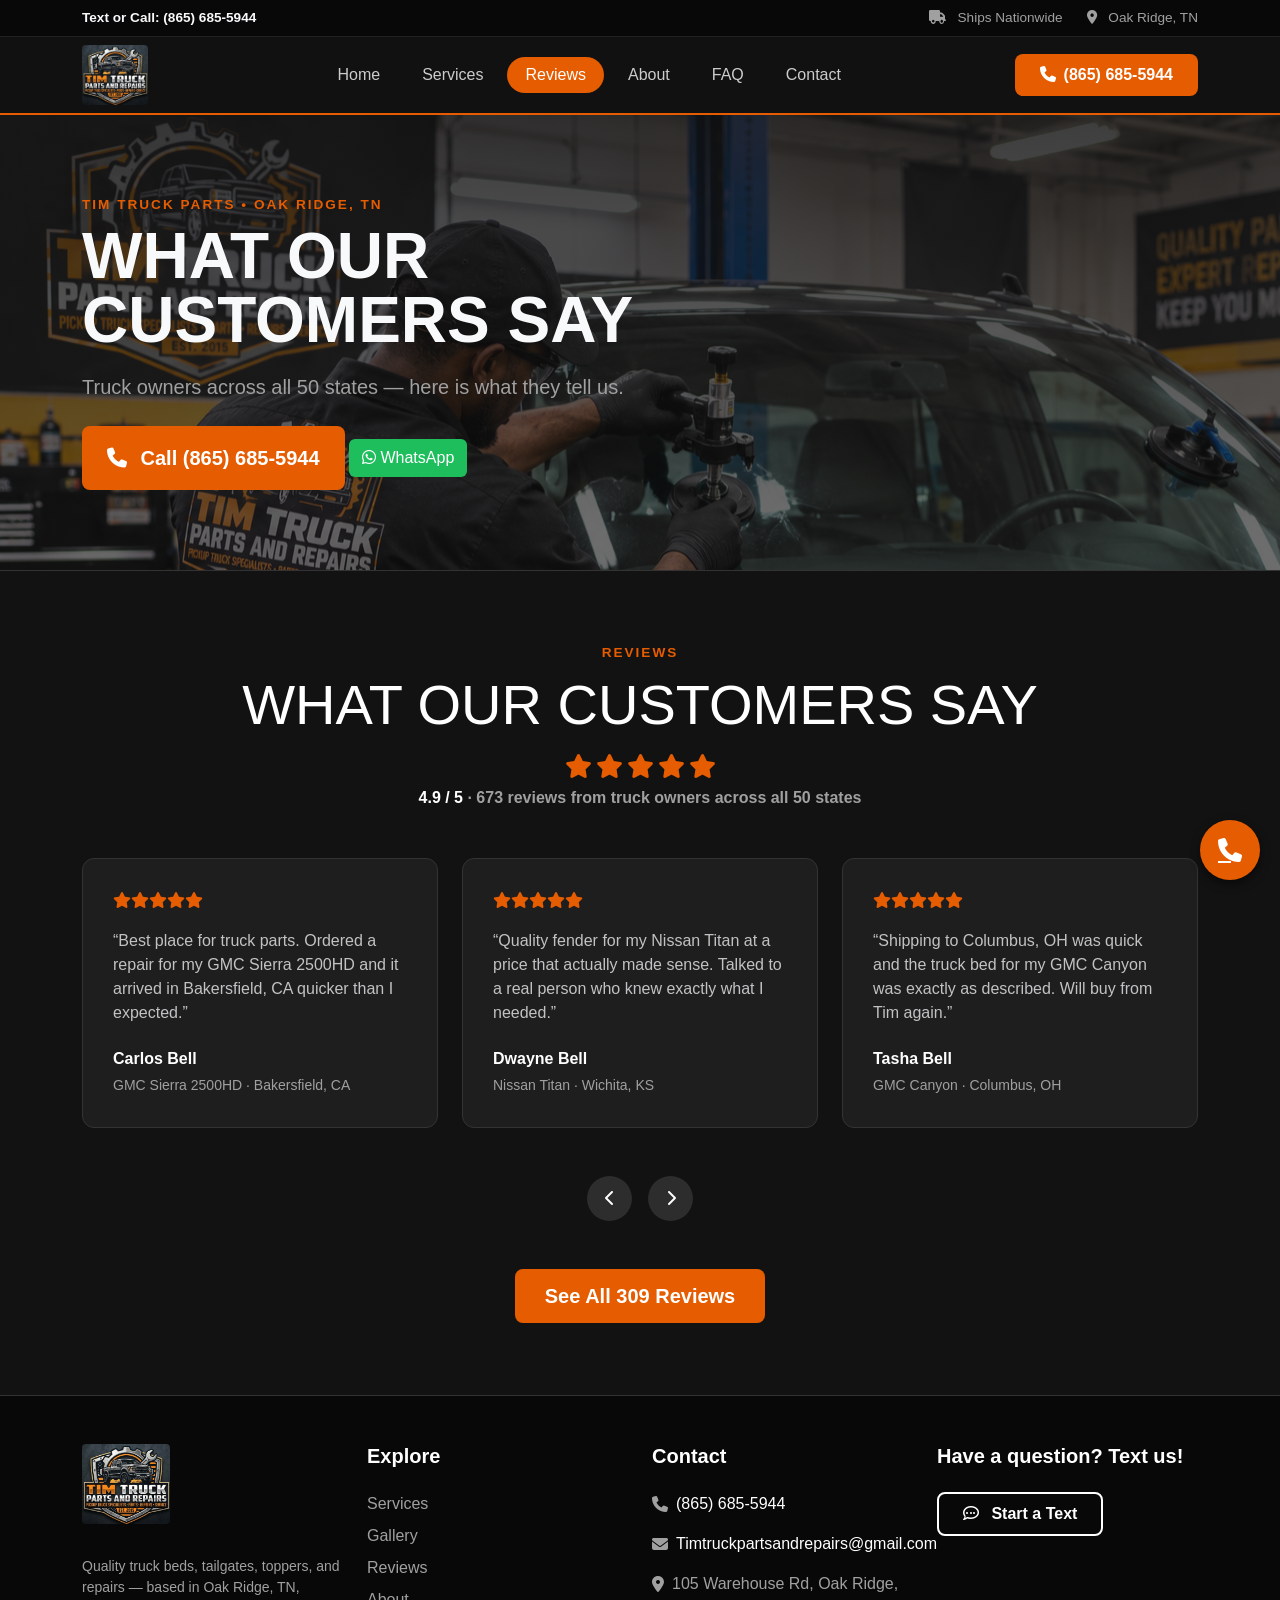
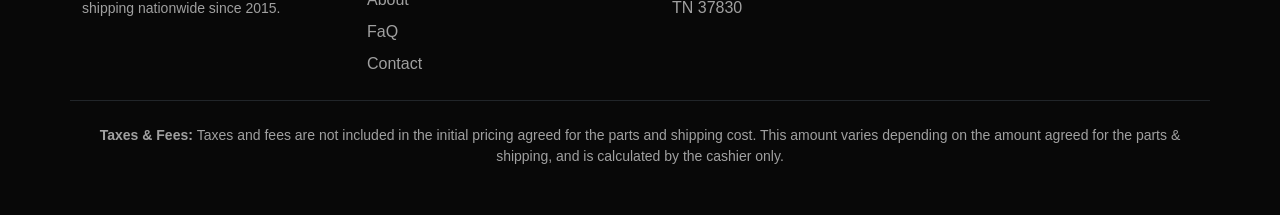
<file: review.html>
<!DOCTYPE html>
<html lang="en">
<head>
    <meta charset="UTF-8">
    <meta name="viewport" content="width=device-width, initial-scale=1.0">
    <title>Reviews - TIM TRUCK Parts and Repairs</title>
    <!-- Bootstrap 5 CSS -->
    <link href="https://cdn.jsdelivr.net/npm/bootstrap@5.3.0/dist/css/bootstrap.min.css" rel="stylesheet">
    <!-- FontAwesome -->
    <link rel="stylesheet" href="https://cdnjs.cloudflare.com/ajax/libs/font-awesome/6.4.0/css/all.min.css">
    
    <style>
        :root {
            --bg-dark: #121212;
            --bg-darker: #080808;
            --card-dark: #1e1e1e;
            --card-gray: #2d2d2d;
            --accent-gold: #FFB800; 
            --accent-orange: #E65C00; 
            --text-light: #f8f9fa;
            --text-gray: #a0a0a0;
        }

        body {
            background-color: var(--bg-dark);
            color: var(--text-light);
            font-family: 'Segoe UI', Tahoma, Geneva, Verdana, sans-serif;
        }

        .text-gold { color: var(--accent-gold) !important; }
        .text-orange { color: var(--accent-orange) !important; }
        .text-gray { color: var(--text-gray) !important; }
        .bg-gray { background-color: var(--card-gray) !important; }

        /* Top Bar */
        .top-bar {
            background-color: var(--bg-darker);
            font-size: 0.85rem;
            border-bottom: 1px solid #222;
        }

        /* Navbar */
        .navbar {
            background-color: rgba(18, 18, 18, 0.95);
            backdrop-filter: blur(10px);
            border-bottom: 2px solid var(--accent-orange);
        }
        .nav-pills .nav-link {
            color: #ccc;
            border-radius: 20px;
            padding: 6px 18px;
            margin: 0 3px;
            transition: 0.3s;
        }
        .nav-pills .nav-link:hover { color: var(--accent-gold); }
        .nav-pills .nav-link.active {
            background-color: var(--accent-orange);
            color: #fff;
        }
        .btn-call-header {
            background-color: var(--accent-orange);
            color: white;
            font-weight: 700;
            border-radius: 8px;
            transition: 0.3s;
        }
        .btn-call-header:hover { background-color: #cc5200; color: white; }

        /* Hero Reviews */
        .reviews-hero {
            background: linear-gradient(180deg, rgba(18, 18, 18, 0.817) 0%, rgba(18, 18, 18, 0.617) 90%),
                url(madia/cha2.png);
            padding: 80px 0;
            border-bottom: 1px solid #333;
        }
        .subtitle-hero {
            color: var(--accent-orange);
            font-size: 0.85rem;
            font-weight: 700;
            letter-spacing: 2px;
            text-transform: uppercase;
        }
        .hero-title {
            font-size: 4rem;
            font-weight: 900;
            text-transform: uppercase;
            line-height: 1;
            margin-bottom: 20px;
        }

        /* Review Cards */
        .review-card {
            background-color: var(--card-dark);
            border: 1px solid #333;
            border-radius: 12px;
            padding: 30px;
            height: 100%;
            display: flex;
            flex-direction: column;
            justify-content: space-between;
            transition: transform 0.3s ease, border-color 0.3s ease;
        }
        .review-card:hover {
            transform: translateY(-5px);
            border-color: var(--accent-gold);
        }

        /* Navigation Arrows */
        .btn-nav-circle {
            width: 45px;
            height: 45px;
            border-radius: 50%;
            background-color: var(--card-gray);
            color: white;
            border: none;
            display: inline-flex;
            align-items: center;
            justify-content: center;
            transition: 0.2s;
        }
        .btn-nav-circle:hover {
            background-color: var(--accent-orange);
        }

        /* Main Red Action Button */
        .btn-primary-custom {
            background-color: var(--accent-orange);
            color: white;
            font-weight: bold;
            border-radius: 8px;
            padding: 12px 30px;
            border: none;
            transition: 0.3s;
        }
        .btn-primary-custom:hover {
            background-color: #cc5200;
            color: white;
        }

        .btn-outline-light-custom {
            border: 2px solid white;
            color: white;
            background: transparent;
            font-weight: bold;
            border-radius: 8px;
            padding: 8px 20px;
        }
        .btn-outline-light-custom:hover {
            background: white;
            color: var(--accent-orange);
        }

        /* Footer */
        footer {
            background-color: var(--bg-darker);
            border-top: 1px solid #333;
        }
        .floating-chat {
            position: fixed;
            bottom: 20px;
            right: 20px;
            background-color: var(--accent-orange);
            color: white;
            border-radius: 50%;
            width: 60px;
            height: 60px;
            display: flex;
            align-items: center;
            justify-content: center;
            font-size: 1.5rem;
            box-shadow: 0 4px 10px rgba(0,0,0,0.5);
            z-index: 1000;
        }
        .btn-whatsapp { background-color: #1ebe5d; color: white; }
        .btn-whatsapp:hover { background-color: #1ebe5d; color: white; }
    </style>
</head>
<body>

    <!-- 1. Top Bar -->
    <div class="top-bar py-2 d-none d-md-block">
        <div class="container d-flex justify-content-between align-items-center text-gray">
            <div class="fw-bold text-light">Text or Call: (865) 685-5944</div>
            <div class="d-flex gap-4">
                <span><i class="fa-solid fa-truck me-2"></i> Ships Nationwide</span>
                <span><i class="fa-solid fa-location-dot me-2"></i> Oak Ridge, TN</span>
            </div>
        </div>
    </div>

    <!-- 2. Navbar -->
    <nav class="navbar navbar-expand-lg sticky-top navbar-dark">
        <div class="container">
            <a class="navbar-brand py-0" href="index.html">
                <img src="IMG-20260907-WA0017_2.jpeg" alt="Tim Truck Parts and Repairs Logo" style="max-height: 60px; border-radius: 4px;">
            </a>
            
            <button class="navbar-toggler" type="button" data-bs-toggle="collapse" data-bs-target="#navbarNav">
                <span class="navbar-toggler-icon"></span>
            </button>

            <div class="collapse navbar-collapse justify-content-center" id="navbarNav">
                <ul class="nav nav-pills my-2 my-lg-0">
                    <li class="nav-item"><a class="nav-link" href="index.html">Home</a></li>
                    <li class="nav-item"><a class="nav-link" href="service.html">Services</a></li>
                    <li class="nav-item"><a class="nav-link active" href="#">Reviews</a></li>
                    <li class="nav-item"><a class="nav-link" href="about.html">About</a></li>
                    <li class="nav-item"><a class="nav-link" href="faq.html">FAQ</a></li>
                    <li class="nav-item"><a class="nav-link" href="contact.html">Contact</a></li>
                </ul>
            </div>

            <a href="tel:+18656855944" class="btn btn-call-header px-4 py-2 d-none d-lg-inline-block">
                <i class="fa-solid fa-phone me-2"></i>(865) 685-5944
            </a>
            
        </div>
    </nav>

    <!-- 3. Hero Reviews Section -->
    <section class="reviews-hero">
        <div class="container">
            <div class="row">
                <div class="col-lg-8">
                    <div class="subtitle-hero mb-2">TIM TRUCK PARTS • OAK RIDGE, TN</div>
                    <h1 class="hero-title">What Our Customers Say</h1>
                    <p class="lead text-gray mb-4" style="max-width: 600px;">
                        Truck owners across all 50 states — here is what they tell us.
                    </p>
                    <a href="tel:+18656855944" class="btn btn-call-header px-4 py-3 fs-5">
                        <i class="fa-solid fa-phone me-2"></i> Call (865) 685-5944
                    </a>
                    <a href="https://wa.me/18656855944" target="_blank" class="btn btn-action-custom btn-whatsapp">
                                <i class="fa-brands fa-whatsapp"></i> WhatsApp
                            </a>
                </div>
            </div>
        </div>
    </section>

    <!-- 4. Reviews Grid Section -->
    <section class="py-5" style="background-color: var(--bg-dark);">
        <div class="container py-4 text-center">
            <div class="subtitle-hero mb-2">REVIEWS</div>
            <h2 class="display-4 fw-black text-white text-uppercase mb-3">What Our Customers Say</h2>
            
            <!-- Rating Star Box -->
            <div class="d-flex justify-content-center text-orange fs-4 mb-2 gap-1">
                <i class="fa-solid fa-star"></i>
                <i class="fa-solid fa-star"></i>
                <i class="fa-solid fa-star"></i>
                <i class="fa-solid fa-star"></i>
                <i class="fa-solid fa-star"></i>
            </div>
            <p class="text-gray fw-semibold mb-5">
                <strong class="text-white">4.9 / 5</strong> · 673 reviews from truck owners across all 50 states
            </p>

            <!-- Cards Row -->
            <div class="row g-4 mb-5 text-start">
                <!-- Review 1 -->
                <div class="col-12 col-md-4">
                    <div class="review-card">
                        <div>
                            <div class="text-orange mb-3">
                                <i class="fa-solid fa-star"></i><i class="fa-solid fa-star"></i><i class="fa-solid fa-star"></i><i class="fa-solid fa-star"></i><i class="fa-solid fa-star"></i>
                            </div>
                            <p class="text-light opacity-75 mb-4">
                                “Best place for truck parts. Ordered a repair for my GMC Sierra 2500HD and it arrived in Bakersfield, CA quicker than I expected.”
                            </p>
                        </div>
                        <div>
                            <h3 class="h6 fw-bold text-white mb-1">Carlos Bell</h3>
                            <small class="text-gray">GMC Sierra 2500HD · Bakersfield, CA</small>
                        </div>
                    </div>
                </div>

                <!-- Review 2 -->
                <div class="col-12 col-md-4">
                    <div class="review-card">
                        <div>
                            <div class="text-orange mb-3">
                                <i class="fa-solid fa-star"></i><i class="fa-solid fa-star"></i><i class="fa-solid fa-star"></i><i class="fa-solid fa-star"></i><i class="fa-solid fa-star"></i>
                            </div>
                            <p class="text-light opacity-75 mb-4">
                                “Quality fender for my Nissan Titan at a price that actually made sense. Talked to a real person who knew exactly what I needed.”
                            </p>
                        </div>
                        <div>
                            <h3 class="h6 fw-bold text-white mb-1">Dwayne Bell</h3>
                            <small class="text-gray">Nissan Titan · Wichita, KS</small>
                        </div>
                    </div>
                </div>

                <!-- Review 3 -->
                <div class="col-12 col-md-4">
                    <div class="review-card">
                        <div>
                            <div class="text-orange mb-3">
                                <i class="fa-solid fa-star"></i><i class="fa-solid fa-star"></i><i class="fa-solid fa-star"></i><i class="fa-solid fa-star"></i><i class="fa-solid fa-star"></i>
                            </div>
                            <p class="text-light opacity-75 mb-4">
                                “Shipping to Columbus, OH was quick and the truck bed for my GMC Canyon was exactly as described. Will buy from Tim again.”
                            </p>
                        </div>
                        <div>
                            <h3 class="h6 fw-bold text-white mb-1">Tasha Bell</h3>
                            <small class="text-gray">GMC Canyon · Columbus, OH</small>
                        </div>
                    </div>
                </div>
            </div>

            <!-- Carousel Arrows -->
            <div class="d-flex justify-content-center gap-3 mb-5">
                <button class="btn-nav-circle" aria-label="Previous"><i class="fa-solid fa-chevron-left"></i></button>
                <button class="btn-nav-circle" aria-label="Next"><i class="fa-solid fa-chevron-right"></i></button>
            </div>

            <!-- See All Button -->
            <div>
                <a href="reviews-all.html" class="btn btn-primary-custom fs-5">See All 309 Reviews</a>
            </div>
        </div>
    </section>

    <!-- 5. Footer (Identical to Services Page) -->
    <footer class="py-5">
        <div class="container border-bottom border-dark pb-4 mb-4">
            <div class="row g-4">
                <!-- Brand Info -->
                <div class="col-lg-3">
                    <img src="IMG-20260907-WA0017_2.jpeg" alt="Tim Truck Parts and Repairs Logo" style="max-height: 80px; border-radius: 4px;" class="mb-3">
                    <p class="text-gray small mt-3">
                        Quality truck beds, tailgates, toppers, and repairs — based in Oak Ridge, TN, shipping nationwide since 2015.
                    </p>
                </div>
                
                <!-- Explore Links -->
                <div class="col-lg-3">
                    <h5 class="text-white fw-bold mb-4">Explore</h5>
                    <ul class="list-unstyled d-flex flex-column gap-2 mb-0">
                        <li><a href="service.html" class="text-decoration-none text-gray">Services</a></li>
                        <li><a href="about.html" class="text-decoration-none text-gray">Gallery</a></li>
                        <li><a href="#" class="text-decoration-none text-gray">Reviews</a></li>
                        <li><a href="about.html" class="text-decoration-none text-gray">About</a></li>
                        <li><a href="faq.html" class="text-decoration-none text-gray">FaQ</a></li>
                        <li><a href="contact.html" class="text-decoration-none text-gray">Contact</a></li>
                    </ul>
                </div>
                
                <!-- Contact Info -->
                <div class="col-lg-3">
                    <h5 class="text-white fw-bold mb-4">Contact</h5>
                    <ul class="list-unstyled text-gray mb-0">
                        <li class="mb-3 d-flex gap-2">
                            <i class="fa-solid fa-phone mt-1"></i> <a href="tel:(865) 685-5944" style="color: white; text-decoration: none;">(865) 685-5944</a>
                        </li>
                        <li class="mb-3 d-flex gap-2">
                            <i class="fa-solid fa-envelope mt-1"></i> <a href="mailto:Timtruckpartsandrepairs@gmail.com" style="color: white; text-decoration: none">Timtruckpartsandrepairs@gmail.com</a>
                        </li>
                        <li class="d-flex gap-2">
                            <i class="fa-solid fa-location-dot mt-1"></i> 105 Warehouse Rd, Oak Ridge, TN 37830
                        </li>
                    </ul>
                </div>

                <!-- Text Widget CTA -->
                <div class="col-lg-3">
                    <h5 class="text-white fw-bold mb-4">Have a question? Text us!</h5>
                    <a href="sms:+18656855944" class="btn btn-outline-light-custom px-4 py-2">
                        <i class="fa-regular fa-comment-dots me-2"></i> Start a Text
                    </a>
                </div>
            </div>
        </div>
        
        <div class="container text-center">
            <p class="text-gray small mb-0 fw-bold">Taxes & Fees: <span class="fw-normal">Taxes and fees are not included in the initial pricing agreed for the parts and shipping cost. This amount varies depending on the amount agreed for the parts & shipping, and is calculated by the cashier only.</span></p>
        </div>
    </footer>

    <!-- Floating Chat Button -->
    <a href="tel:+18656855944" class="floating-chat" aria-label="Call Us">
        <i class="fa-solid fa-phone"></i>
    </a>

    <!-- Bootstrap 5 JS -->
    <script src="https://cdn.jsdelivr.net/npm/bootstrap@5.3.0/dist/js/bootstrap.bundle.min.js"></script>
</body>
</html>
</file>
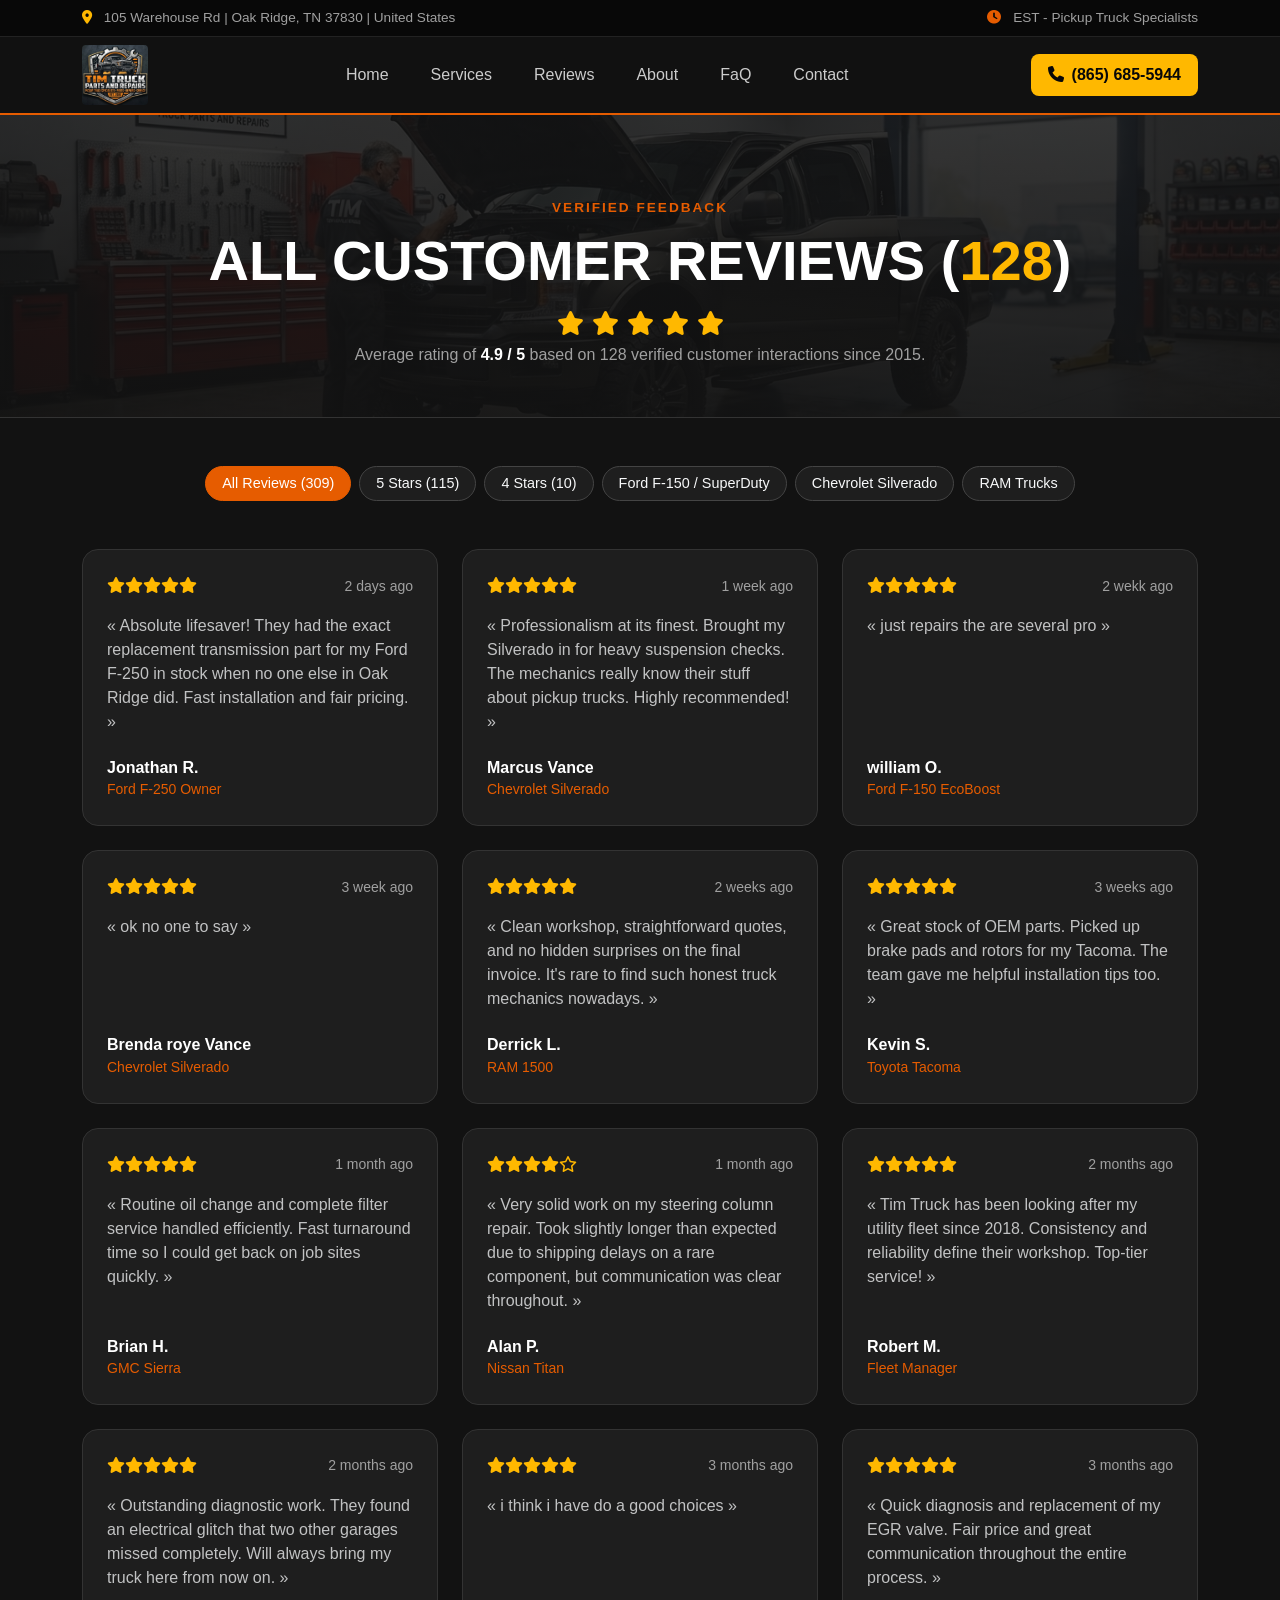
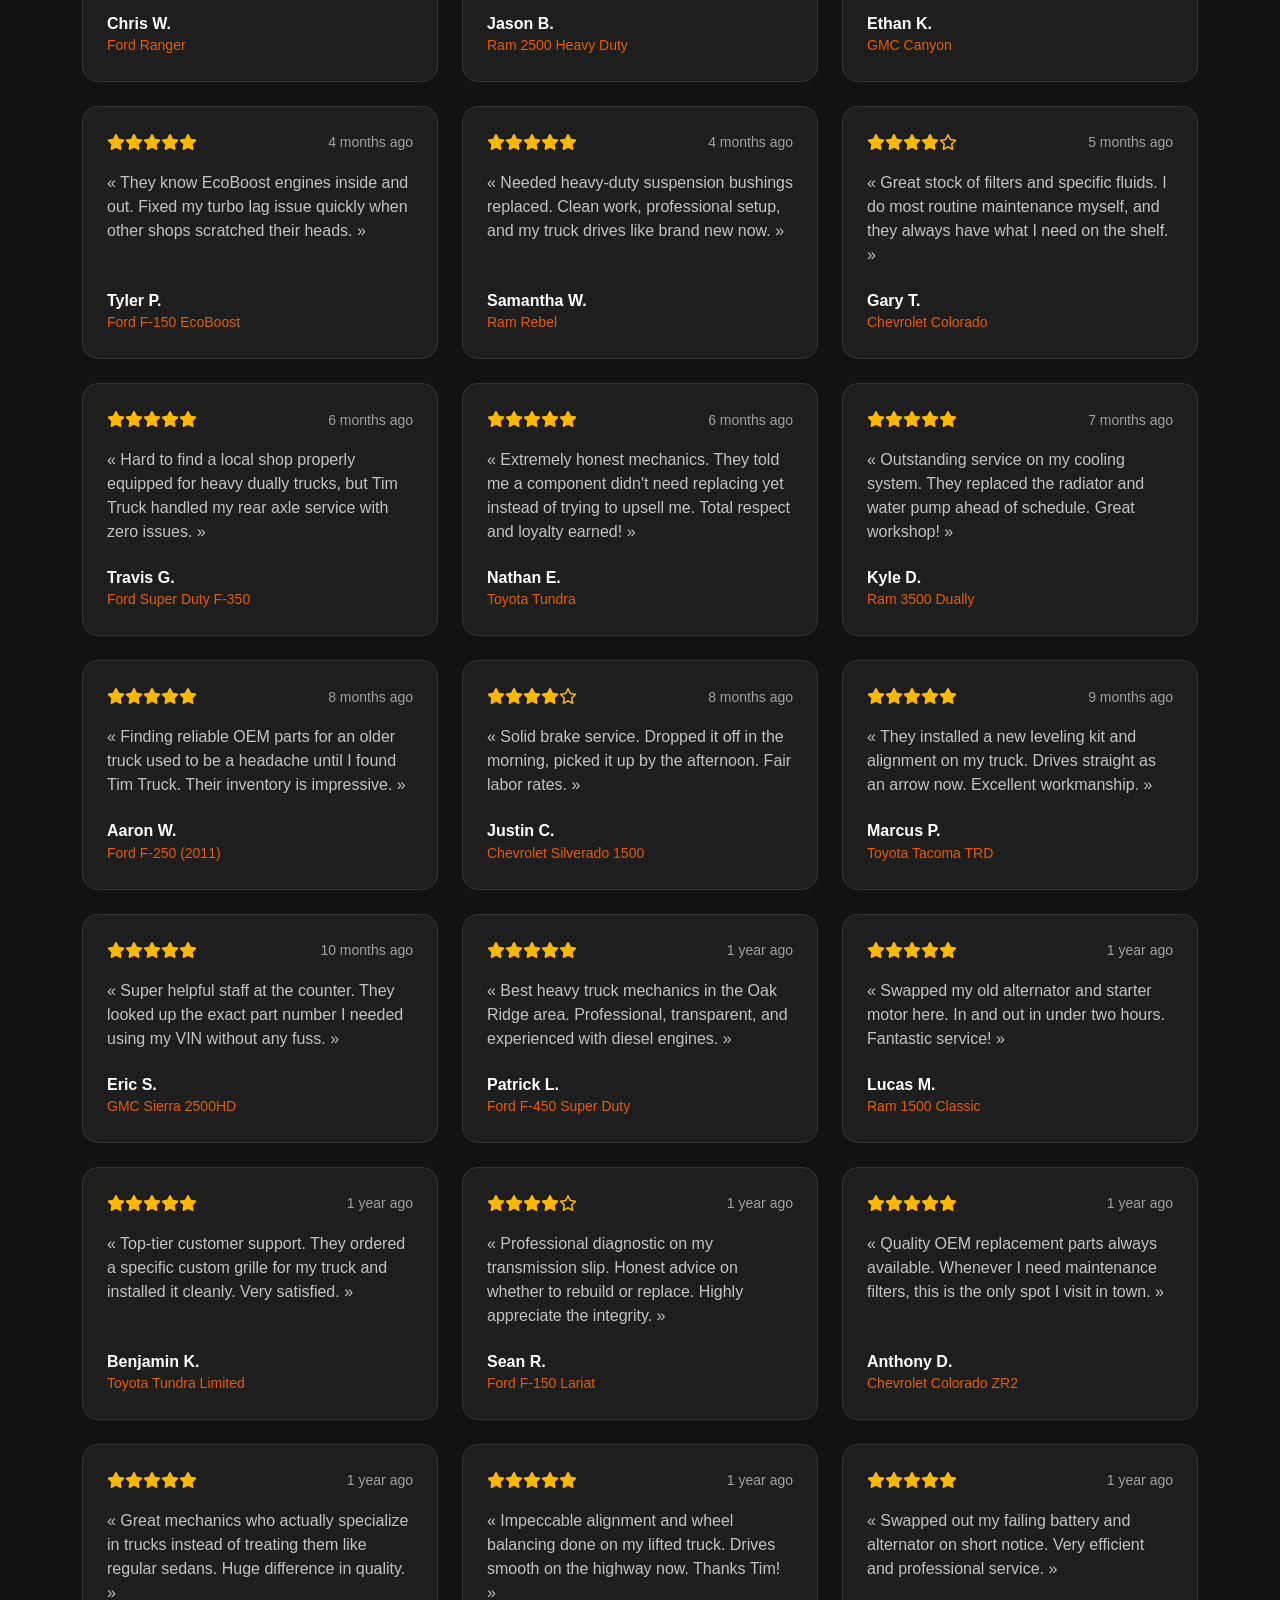
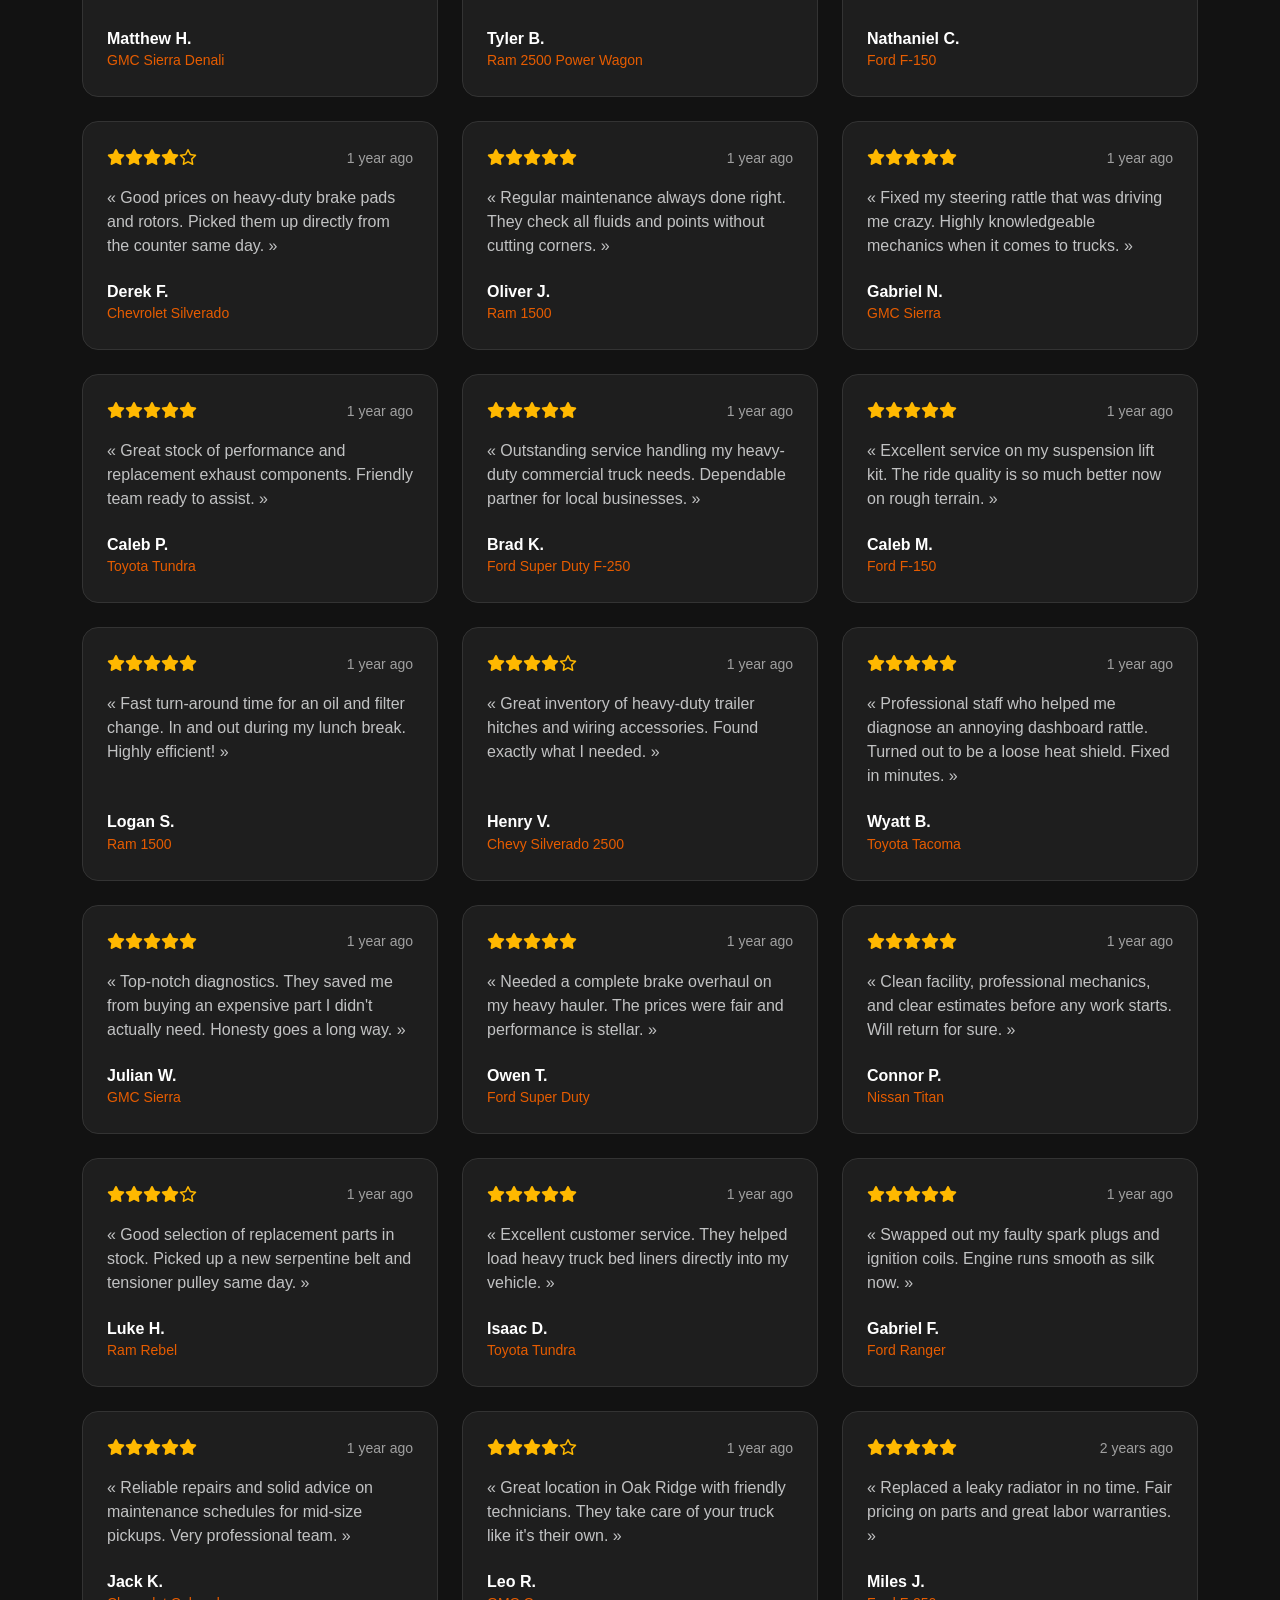
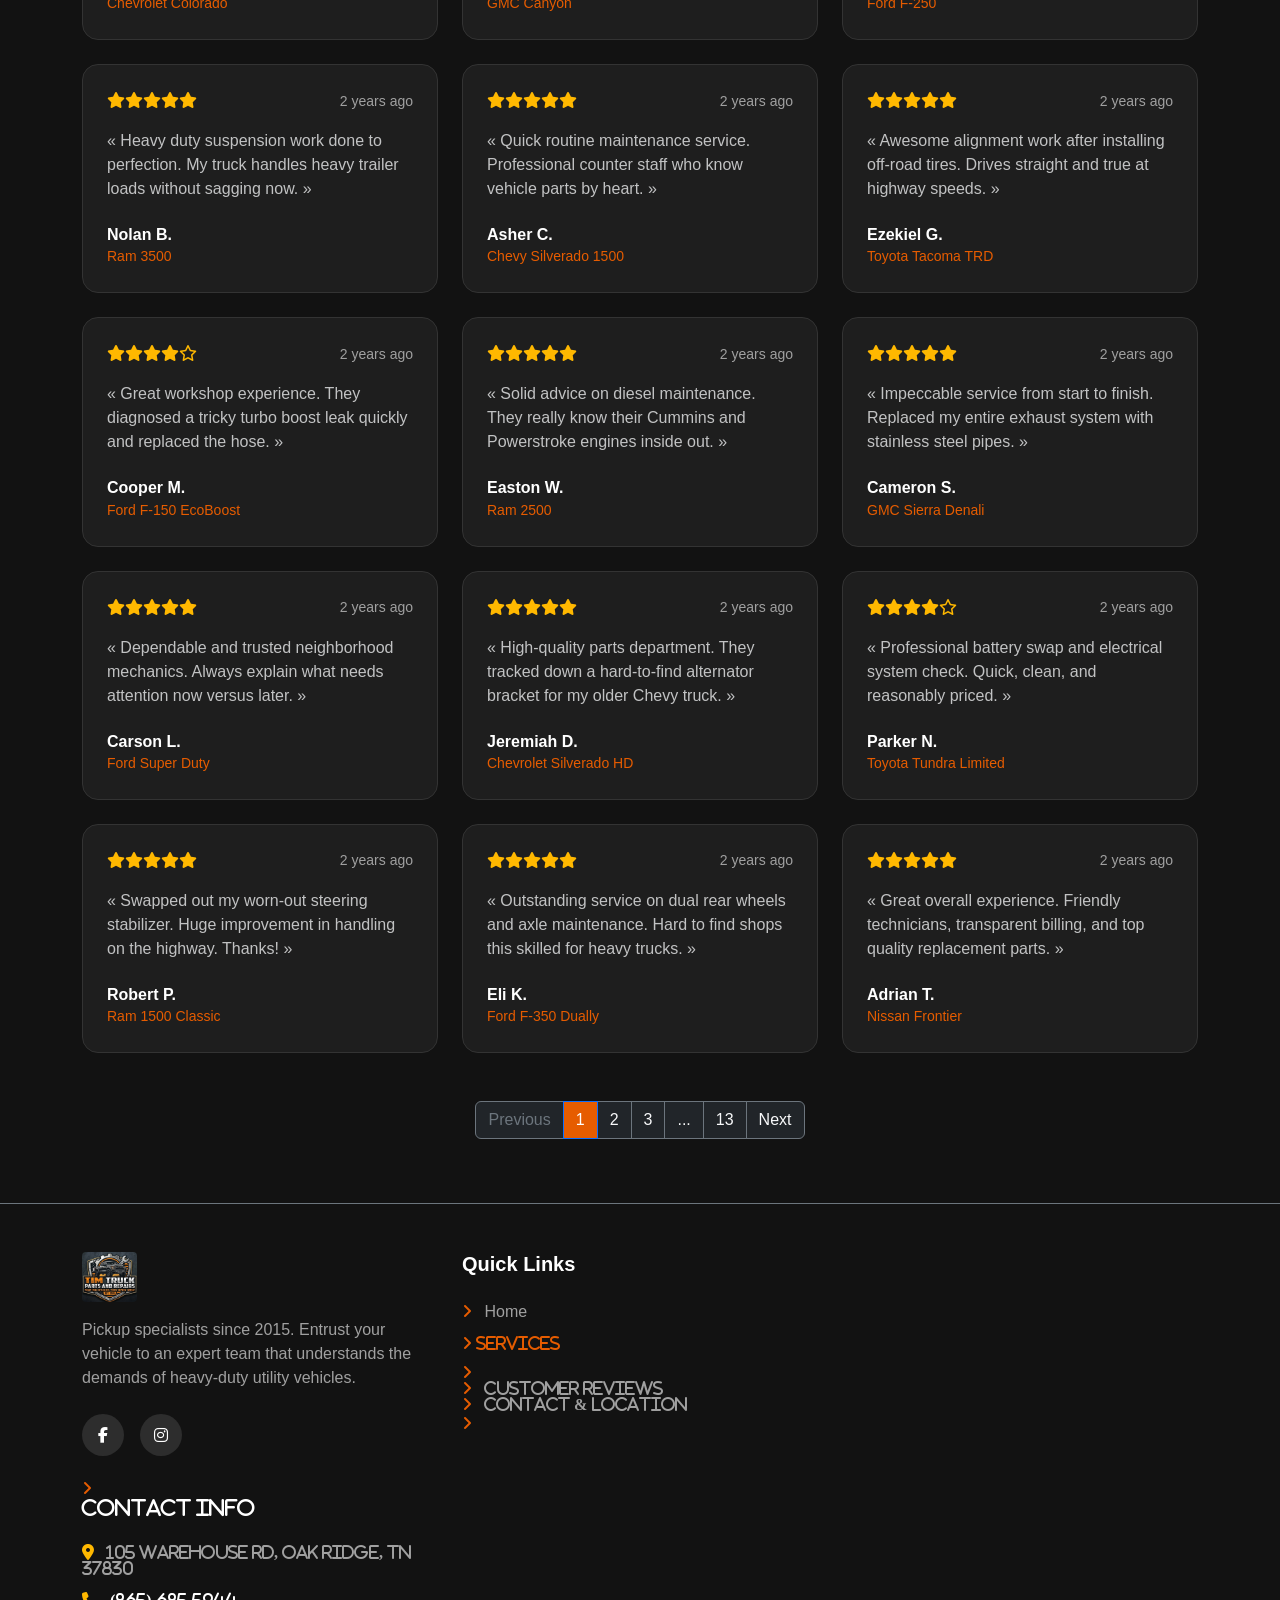
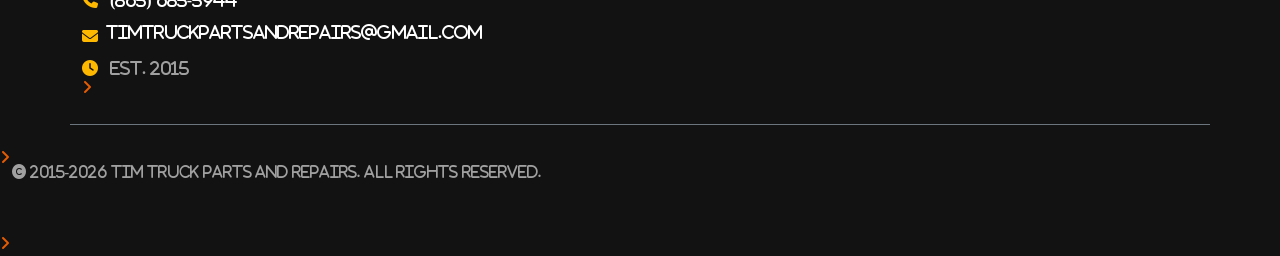
<file: reviews-all.html>
<!DOCTYPE html>
<html lang="fr">
<head>
    <meta charset="UTF-8">
    <meta name="viewport" content="width=device-width, initial-scale=1.0">
    <title>All Reviews - TIM TRUCK - Parts and Repairs</title>
    <!-- Bootstrap 5 CSS -->
    <link href="https://cdn.jsdelivr.net/npm/bootstrap@5.3.0/dist/css/bootstrap.min.css" rel="stylesheet">
    <!-- FontAwesome (Icônes) -->
    <link rel="stylesheet" href="https://cdnjs.cloudflare.com/ajax/libs/font-awesome/6.4.0/css/all.min.css">
    
    <style>
        :root {
            --bg-dark: #121212;
            --bg-darker: #080808;
            --card-dark: #1e1e1e;
            --card-gray: #2d2d2d;
            --accent-gold: #FFB800;
            --accent-orange: #E65C00;
            --text-light: #f8f9fa;
            --text-gray: #a0a0a0;
        }

        body {
            background-color: var(--bg-dark);
            color: var(--text-light);
            font-family: 'Segoe UI', Tahoma, Geneva, Verdana, sans-serif;
        }

        .text-gold { color: var(--accent-gold) !important; }
        .text-orange { color: var(--accent-orange) !important; }
        .text-gray { color: var(--text-gray) !important; }
        
        .bg-gray { background-color: var(--card-gray) !important; }
        .bg-orange { background-color: var(--accent-orange) !important; }

        /* Top Bar */
        .top-bar {
            background-color: var(--bg-darker);
            font-size: 0.85rem;
            border-bottom: 1px solid #222;
        }

        /* Navbar */
        .navbar {
            background-color: rgba(18, 18, 18, 0.95);
            backdrop-filter: blur(10px);
            border-bottom: 2px solid var(--accent-orange);
        }

        .nav-pills .nav-link {
            color: #ccc;
            border-radius: 20px;
            padding: 6px 18px;
            margin: 0 3px;
            transition: 0.3s;
        }

        .nav-pills .nav-link:hover {
            color: var(--accent-gold);
        }

        .nav-pills .nav-link.active, .nav-pills .show > .nav-link {
            background-color: var(--accent-orange);
            color: #fff;
        }

        .btn-call-header {
            background-color: var(--accent-gold);
            color: var(--bg-darker);
            font-weight: 900;
            border-radius: 8px;
            transition: 0.3s;
        }
        
        .btn-call-header:hover {
            background-color: var(--accent-orange);
            color: white;
        }

        /* Page Header */
        .page-header {
            background: linear-gradient(180deg, rgba(18, 18, 18, 0.85) 0%, rgba(18, 18, 18, 0.95) 100%), 
                        url('madia/gen.jpeg') center/cover no-repeat;
            padding: 80px 0 50px 0;
            border-bottom: 1px solid #333;
        }

        /* Review Cards */
        .review-card {
            background-color: var(--card-dark);
            border: 1px solid #333;
            color: var(--text-light);
            transition: transform 0.3s ease, border-color 0.3s ease;
        }

        .review-card:hover {
            transform: translateY(-4px);
            border-color: var(--accent-gold);
        }

        .filter-btn {
            background-color: var(--card-dark);
            color: var(--text-light);
            border: 1px solid #444;
            border-radius: 20px;
            padding: 6px 16px;
            font-size: 0.9rem;
            transition: 0.3s;
        }

        .filter-btn.active, .filter-btn:hover {
            background-color: var(--accent-orange);
            color: white;
            border-color: var(--accent-orange);
        }

        .footer-link {
            color: var(--text-gray) !important;
            transition: color 0.2s ease;
        }

        .footer-link:hover {
            color: var(--accent-gold) !important;
        }

        .btn-nav-circle {
            width: 42px;
            height: 42px;
            border-radius: 50%;
            background-color: #333;
            color: white;
            border: none;
            display: inline-flex;
            align-items: center;
            justify-content: center;
            transition: 0.2s;
        }

        .btn-nav-circle:hover {
            background-color: var(--accent-orange);
        }
    </style>
</head>
<body>

    <!-- 1. Top Bar -->
    <div class="top-bar py-2 text-muted d-none d-md-block">
        <div class="container d-flex justify-content-between align-items-center text-gray">
            <div><i class="fa-solid fa-location-dot me-2 text-gold"></i> 105 Warehouse Rd | Oak Ridge, TN 37830 | United States</div>
            <div><i class="fa-solid fa-clock me-2 text-orange"></i> EST - Pickup Truck Specialists</div>
        </div>
    </div>

    <!-- 2. Navbar -->
    <nav class="navbar navbar-expand-lg sticky-top navbar-dark">
        <div class="container">
            <a class="navbar-brand py-0" href="index.html">
                <img src="IMG-20260907-WA0017_2.jpeg" alt="Tim Truck Parts and Repairs Logo" style="max-height: 60px; border-radius: 4px;">
            </a>
            
            <button class="navbar-toggler" type="button" data-bs-toggle="collapse" data-bs-target="#navbarNav">
                <span class="navbar-toggler-icon"></span>
            </button>

            <div class="collapse navbar-collapse justify-content-center" id="navbarNav">
                <ul class="nav nav-pills my-2 my-lg-0">
                    <li class="nav-item"><a class="nav-link" href="index.html">Home</a></li>
                    <li class="nav-item"><a class="nav-link" href="service.html">Services</a></li>
                    <li class="nav-item"><a class="nav-link" href="review.html">Reviews</a></li>
                    <li class="nav-item"><a class="nav-link" href="about.html">About</a></li>
                    <li class="nav-item"><a class="nav-link" href="faq.html">FaQ</a></li>
                    <li class="nav-item"><a class="nav-link" href="contact.html">Contact</a></li>
                </ul>
            </div>

            <a href="tel:+18656855944" class="btn btn-call-header px-3 py-2 d-none d-lg-inline-block">
                <i class="fa-solid fa-phone me-2"></i>(865) 685-5944
            </a>
        </div>
    </nav>

    <!-- 3. Page Header -->
    <header class="page-header text-center">
        <div class="container">
            <span class="text-orange fw-bold text-uppercase tracking-wider" style="font-size: 0.85rem; letter-spacing: 2px;">
                VERIFIED FEEDBACK
            </span>
            <h1 class="display-4 fw-bold text-white text-uppercase mt-2 mb-3">
                All Customer Reviews (<span class="text-gold">128</span>)
            </h1>
            <div class="d-flex align-items-center justify-content-center gap-2 mb-2 text-gold fs-4">
                <i class="fa-solid fa-star"></i>
                <i class="fa-solid fa-star"></i>
                <i class="fa-solid fa-star"></i>
                <i class="fa-solid fa-star"></i>
                <i class="fa-solid fa-star"></i>
            </div>
            <p class="text-gray mb-0">Average rating of <strong class="text-white">4.9 / 5</strong> based on 128 verified customer interactions since 2015.</p>
        </div>
    </header>

    <!-- 4. Filters & Reviews Grid -->
    <section class="py-5">
        <div class="container">
            <!-- Filter Options -->
            <div class="d-flex flex-wrap justify-content-center gap-2 mb-5">
                <button class="filter-btn active">All Reviews (309)</button>
                <button class="filter-btn">5 Stars (115)</button>
                <button class="filter-btn">4 Stars (10)</button>
                <button class="filter-btn">Ford F-150 / SuperDuty</button>
                <button class="filter-btn">Chevrolet Silverado</button>
                <button class="filter-btn">RAM Trucks</button>
            </div>

            <!-- Grid of Comments (Simulating a rich directory of feedback) -->
            <div class="row g-4">
                <!-- Review 1 -->
                <div class="col-md-4">
                    <div class="review-card p-4 rounded-4 h-100 d-flex flex-column justify-content-between">
                        <div>
                            <div class="d-flex justify-content-between align-items-center mb-3">
                                <div class="text-gold"><i class="fa-solid fa-star"></i><i class="fa-solid fa-star"></i><i class="fa-solid fa-star"></i><i class="fa-solid fa-star"></i><i class="fa-solid fa-star"></i></div>
                                <small class="text-gray">2 days ago</small>
                            </div>
                            <p class="text-light opacity-75 mb-4">« Absolute lifesaver! They had the exact replacement transmission part for my Ford F-250 in stock when no one else in Oak Ridge did. Fast installation and fair pricing. »</p>
                        </div>
                        <div>
                            <h3 class="h6 fw-bold mb-0 text-white">Jonathan R.</h3>
                            <small class="text-orange">Ford F-250 Owner</small>
                        </div>
                    </div>
                </div>

                <!-- Review 2 -->
                <div class="col-md-4">
                    <div class="review-card p-4 rounded-4 h-100 d-flex flex-column justify-content-between">
                        <div>
                            <div class="d-flex justify-content-between align-items-center mb-3">
                                <div class="text-gold"><i class="fa-solid fa-star"></i><i class="fa-solid fa-star"></i><i class="fa-solid fa-star"></i><i class="fa-solid fa-star"></i><i class="fa-solid fa-star"></i></div>
                                <small class="text-gray">1 week ago</small>
                            </div>
                            <p class="text-light opacity-75 mb-4">« Professionalism at its finest. Brought my Silverado in for heavy suspension checks. The mechanics really know their stuff about pickup trucks. Highly recommended! »</p>
                        </div>
                        <div>
                            <h3 class="h6 fw-bold mb-0 text-white">Marcus Vance</h3>
                            <small class="text-orange">Chevrolet Silverado</small>
                        </div>
                    </div>
                </div>

                <div class="col-md-4">
                    <div class="review-card p-4 rounded-4 h-100 d-flex flex-column justify-content-between">
                        <div>
                            <div class="d-flex justify-content-between align-items-center mb-3">
                                <div class="text-gold"><i class="fa-solid fa-star"></i><i class="fa-solid fa-star"></i><i class="fa-solid fa-star"></i><i class="fa-solid fa-star"></i><i class="fa-solid fa-star"></i></div>
                                <small class="text-gray">2 wekk ago</small>
                            </div>
                            <p class="text-light opacity-75 mb-4">« just repairs the are several pro »</p>
                        </div>
                        <div>
                            <h3 class="h6 fw-bold mb-0 text-white">william O.</h3>
                            <small class="text-orange">Ford F-150 EcoBoost</small>
                        </div>
                    </div>
                </div>

                <div class="col-md-4">
                    <div class="review-card p-4 rounded-4 h-100 d-flex flex-column justify-content-between">
                        <div>
                            <div class="d-flex justify-content-between align-items-center mb-3">
                                <div class="text-gold"><i class="fa-solid fa-star"></i><i class="fa-solid fa-star"></i><i class="fa-solid fa-star"></i><i class="fa-solid fa-star"></i><i class="fa-solid fa-star"></i></div>
                                <small class="text-gray">3 week ago</small>
                            </div>
                            <p class="text-light opacity-75 mb-4">« ok no one to say »</p>
                        </div>
                        <div>
                            <h3 class="h6 fw-bold mb-0 text-white">Brenda roye Vance</h3>
                            <small class="text-orange">Chevrolet Silverado</small>
                        </div>
                    </div>
                </div>

                <!-- Review 3 -->
                <div class="col-md-4">
                    <div class="review-card p-4 rounded-4 h-100 d-flex flex-column justify-content-between">
                        <div>
                            <div class="d-flex justify-content-between align-items-center mb-3">
                                <div class="text-gold"><i class="fa-solid fa-star"></i><i class="fa-solid fa-star"></i><i class="fa-solid fa-star"></i><i class="fa-solid fa-star"></i><i class="fa-solid fa-star"></i></div>
                                <small class="text-gray">2 weeks ago</small>
                            </div>
                            <p class="text-light opacity-75 mb-4">« Clean workshop, straightforward quotes, and no hidden surprises on the final invoice. It's rare to find such honest truck mechanics nowadays. »</p>
                        </div>
                        <div>
                            <h3 class="h6 fw-bold mb-0 text-white">Derrick L.</h3>
                            <small class="text-orange">RAM 1500</small>
                        </div>
                    </div>
                </div>

                <!-- Review 4 -->
                <div class="col-md-4">
                    <div class="review-card p-4 rounded-4 h-100 d-flex flex-column justify-content-between">
                        <div>
                            <div class="d-flex justify-content-between align-items-center mb-3">
                                <div class="text-gold"><i class="fa-solid fa-star"></i><i class="fa-solid fa-star"></i><i class="fa-solid fa-star"></i><i class="fa-solid fa-star"></i><i class="fa-solid fa-star"></i></div>
                                <small class="text-gray">3 weeks ago</small>
                            </div>
                            <p class="text-light opacity-75 mb-4">« Great stock of OEM parts. Picked up brake pads and rotors for my Tacoma. The team gave me helpful installation tips too. »</p>
                        </div>
                        <div>
                            <h3 class="h6 fw-bold mb-0 text-white">Kevin S.</h3>
                            <small class="text-orange">Toyota Tacoma</small>
                        </div>
                    </div>
                </div>

                <!-- Review 5 -->
                <div class="col-md-4">
                    <div class="review-card p-4 rounded-4 h-100 d-flex flex-column justify-content-between">
                        <div>
                            <div class="d-flex justify-content-between align-items-center mb-3">
                                <div class="text-gold"><i class="fa-solid fa-star"></i><i class="fa-solid fa-star"></i><i class="fa-solid fa-star"></i><i class="fa-solid fa-star"></i><i class="fa-solid fa-star"></i></div>
                                <small class="text-gray">1 month ago</small>
                            </div>
                            <p class="text-light opacity-75 mb-4">« Routine oil change and complete filter service handled efficiently. Fast turnaround time so I could get back on job sites quickly. »</p>
                        </div>
                        <div>
                            <h3 class="h6 fw-bold mb-0 text-white">Brian H.</h3>
                            <small class="text-orange">GMC Sierra</small>
                        </div>
                    </div>
                </div>

                <!-- Review 6 -->
                <div class="col-md-4">
                    <div class="review-card p-4 rounded-4 h-100 d-flex flex-column justify-content-between">
                        <div>
                            <div class="d-flex justify-content-between align-items-center mb-3">
                                <div class="text-gold"><i class="fa-solid fa-star"></i><i class="fa-solid fa-star"></i><i class="fa-solid fa-star"></i><i class="fa-solid fa-star"></i><i class="fa-regular fa-star"></i></div>
                                <small class="text-gray">1 month ago</small>
                            </div>
                            <p class="text-light opacity-75 mb-4">« Very solid work on my steering column repair. Took slightly longer than expected due to shipping delays on a rare component, but communication was clear throughout. »</p>
                        </div>
                        <div>
                            <h3 class="h6 fw-bold mb-0 text-white">Alan P.</h3>
                            <small class="text-orange">Nissan Titan</small>
                        </div>
                    </div>
                </div>

                <!-- Review 7 -->
                <div class="col-md-4">
                    <div class="review-card p-4 rounded-4 h-100 d-flex flex-column justify-content-between">
                        <div>
                            <div class="d-flex justify-content-between align-items-center mb-3">
                                <div class="text-gold"><i class="fa-solid fa-star"></i><i class="fa-solid fa-star"></i><i class="fa-solid fa-star"></i><i class="fa-solid fa-star"></i><i class="fa-solid fa-star"></i></div>
                                <small class="text-gray">2 months ago</small>
                            </div>
                            <p class="text-light opacity-75 mb-4">« Tim Truck has been looking after my utility fleet since 2018. Consistency and reliability define their workshop. Top-tier service! »</p>
                        </div>
                        <div>
                            <h3 class="h6 fw-bold mb-0 text-white">Robert M.</h3>
                            <small class="text-orange">Fleet Manager</small>
                        </div>
                    </div>
                </div>

                <!-- Review 8 -->
                <div class="col-md-4">
                    <div class="review-card p-4 rounded-4 h-100 d-flex flex-column justify-content-between">
                        <div>
                            <div class="d-flex justify-content-between align-items-center mb-3">
                                <div class="text-gold"><i class="fa-solid fa-star"></i><i class="fa-solid fa-star"></i><i class="fa-solid fa-star"></i><i class="fa-solid fa-star"></i><i class="fa-solid fa-star"></i></div>
                                <small class="text-gray">2 months ago</small>
                            </div>
                            <p class="text-light opacity-75 mb-4">« Outstanding diagnostic work. They found an electrical glitch that two other garages missed completely. Will always bring my truck here from now on. »</p>
                        </div>
                        <div>
                            <h3 class="h6 fw-bold mb-0 text-white">Chris W.</h3>
                            <small class="text-orange">Ford Ranger</small>
                        </div>
                    </div>
                </div>

                <!-- Review 9 -->
                <div class="col-md-4">
                    <div class="review-card p-4 rounded-4 h-100 d-flex flex-column justify-content-between">
                        <div>
                            <div class="d-flex justify-content-between align-items-center mb-3">
                                <div class="text-gold"><i class="fa-solid fa-star"></i><i class="fa-solid fa-star"></i><i class="fa-solid fa-star"></i><i class="fa-solid fa-star"></i><i class="fa-solid fa-star"></i></div>
                                <small class="text-gray">3 months ago</small>
                            </div>
                            <p class="text-light opacity-75 mb-4">« i think i have do a good choices »</p>
                        </div>
                        <div>
                            <h3 class="h6 fw-bold mb-0 text-white">Jason B.</h3>
                            <small class="text-orange">Ram 2500 Heavy Duty</small>
                        </div>
                    </div>
                </div>

                <!-- Review 10 -->
                <div class="col-md-4">
                    <div class="review-card p-4 rounded-4 h-100 d-flex flex-column justify-content-between">
                        <div>
                            <div class="d-flex justify-content-between align-items-center mb-3">
                                <div class="text-gold"><i class="fa-solid fa-star"></i><i class="fa-solid fa-star"></i><i class="fa-solid fa-star"></i><i class="fa-solid fa-star"></i><i class="fa-solid fa-star"></i></div>
                                <small class="text-gray">3 months ago</small>
                            </div>
                            <p class="text-light opacity-75 mb-4">« Quick diagnosis and replacement of my EGR valve. Fair price and great communication throughout the entire process. »</p>
                        </div>
                        <div>
                            <h3 class="h6 fw-bold mb-0 text-white">Ethan K.</h3>
                            <small class="text-orange">GMC Canyon</small>
                        </div>
                    </div>
                </div>

                <!-- Review 11 -->
                <div class="col-md-4">
                    <div class="review-card p-4 rounded-4 h-100 d-flex flex-column justify-content-between">
                        <div>
                            <div class="d-flex justify-content-between align-items-center mb-3">
                                <div class="text-gold"><i class="fa-solid fa-star"></i><i class="fa-solid fa-star"></i><i class="fa-solid fa-star"></i><i class="fa-solid fa-star"></i><i class="fa-solid fa-star"></i></div>
                                <small class="text-gray">4 months ago</small>
                            </div>
                            <p class="text-light opacity-75 mb-4">« They know EcoBoost engines inside and out. Fixed my turbo lag issue quickly when other shops scratched their heads. »</p>
                        </div>
                        <div>
                            <h3 class="h6 fw-bold mb-0 text-white">Tyler P.</h3>
                            <small class="text-orange">Ford F-150 EcoBoost</small>
                        </div>
                    </div>
                </div>

                <!-- Review 12 -->
                <div class="col-md-4">
                    <div class="review-card p-4 rounded-4 h-100 d-flex flex-column justify-content-between">
                        <div>
                            <div class="d-flex justify-content-between align-items-center mb-3">
                                <div class="text-gold"><i class="fa-solid fa-star"></i><i class="fa-solid fa-star"></i><i class="fa-solid fa-star"></i><i class="fa-solid fa-star"></i><i class="fa-solid fa-star"></i></div>
                                <small class="text-gray">4 months ago</small>
                            </div>
                            <p class="text-light opacity-75 mb-4">« Needed heavy-duty suspension bushings replaced. Clean work, professional setup, and my truck drives like brand new now. »</p>
                        </div>
                        <div>
                            <h3 class="h6 fw-bold mb-0 text-white">Samantha W.</h3>
                            <small class="text-orange">Ram Rebel</small>
                        </div>
                    </div>
                </div>

                <!-- Review 13 -->
                <div class="col-md-4">
                    <div class="review-card p-4 rounded-4 h-100 d-flex flex-column justify-content-between">
                        <div>
                            <div class="d-flex justify-content-between align-items-center mb-3">
                                <div class="text-gold"><i class="fa-solid fa-star"></i><i class="fa-solid fa-star"></i><i class="fa-solid fa-star"></i><i class="fa-solid fa-star"></i><i class="fa-regular fa-star"></i></div>
                                <small class="text-gray">5 months ago</small>
                            </div>
                            <p class="text-light opacity-75 mb-4">« Great stock of filters and specific fluids. I do most routine maintenance myself, and they always have what I need on the shelf. »</p>
                        </div>
                        <div>
                            <h3 class="h6 fw-bold mb-0 text-white">Gary T.</h3>
                            <small class="text-orange">Chevrolet Colorado</small>
                        </div>
                    </div>
                </div>

                <!-- Review 14 -->
                <div class="col-md-4">
                    <div class="review-card p-4 rounded-4 h-100 d-flex flex-column justify-content-between">
                        <div>
                            <div class="d-flex justify-content-between align-items-center mb-3">
                                <div class="text-gold"><i class="fa-solid fa-star"></i><i class="fa-solid fa-star"></i><i class="fa-solid fa-star"></i><i class="fa-solid fa-star"></i><i class="fa-solid fa-star"></i></div>
                                <small class="text-gray">6 months ago</small>
                            </div>
                            <p class="text-light opacity-75 mb-4">« Hard to find a local shop properly equipped for heavy dually trucks, but Tim Truck handled my rear axle service with zero issues. »</p>
                        </div>
                        <div>
                            <h3 class="h6 fw-bold mb-0 text-white">Travis G.</h3>
                            <small class="text-orange">Ford Super Duty F-350</small>
                        </div>
                    </div>
                </div>

                <!-- Review 15 -->
                <div class="col-md-4">
                    <div class="review-card p-4 rounded-4 h-100 d-flex flex-column justify-content-between">
                        <div>
                            <div class="d-flex justify-content-between align-items-center mb-3">
                                <div class="text-gold"><i class="fa-solid fa-star"></i><i class="fa-solid fa-star"></i><i class="fa-solid fa-star"></i><i class="fa-solid fa-star"></i><i class="fa-solid fa-star"></i></div>
                                <small class="text-gray">6 months ago</small>
                            </div>
                            <p class="text-light opacity-75 mb-4">« Extremely honest mechanics. They told me a component didn't need replacing yet instead of trying to upsell me. Total respect and loyalty earned! »</p>
                        </div>
                        <div>
                            <h3 class="h6 fw-bold mb-0 text-white">Nathan E.</h3>
                            <small class="text-orange">Toyota Tundra</small>
                        </div>
                    </div>
                </div>

                <!-- Review 16 -->
                <div class="col-md-4">
                    <div class="review-card p-4 rounded-4 h-100 d-flex flex-column justify-content-between">
                        <div>
                            <div class="d-flex justify-content-between align-items-center mb-3">
                                <div class="text-gold"><i class="fa-solid fa-star"></i><i class="fa-solid fa-star"></i><i class="fa-solid fa-star"></i><i class="fa-solid fa-star"></i><i class="fa-solid fa-star"></i></div>
                                <small class="text-gray">7 months ago</small>
                            </div>
                            <p class="text-light opacity-75 mb-4">« Outstanding service on my cooling system. They replaced the radiator and water pump ahead of schedule. Great workshop! »</p>
                        </div>
                        <div>
                            <h3 class="h6 fw-bold mb-0 text-white">Kyle D.</h3>
                            <small class="text-orange">Ram 3500 Dually</small>
                        </div>
                    </div>
                </div>

                <!-- Review 17 -->
                <div class="col-md-4">
                    <div class="review-card p-4 rounded-4 h-100 d-flex flex-column justify-content-between">
                        <div>
                            <div class="d-flex justify-content-between align-items-center mb-3">
                                <div class="text-gold"><i class="fa-solid fa-star"></i><i class="fa-solid fa-star"></i><i class="fa-solid fa-star"></i><i class="fa-solid fa-star"></i><i class="fa-solid fa-star"></i></div>
                                <small class="text-gray">8 months ago</small>
                            </div>
                            <p class="text-light opacity-75 mb-4">« Finding reliable OEM parts for an older truck used to be a headache until I found Tim Truck. Their inventory is impressive. »</p>
                        </div>
                        <div>
                            <h3 class="h6 fw-bold mb-0 text-white">Aaron W.</h3>
                            <small class="text-orange">Ford F-250 (2011)</small>
                        </div>
                    </div>
                </div>

                <!-- Review 18 -->
                <div class="col-md-4">
                    <div class="review-card p-4 rounded-4 h-100 d-flex flex-column justify-content-between">
                        <div>
                            <div class="d-flex justify-content-between align-items-center mb-3">
                                <div class="text-gold"><i class="fa-solid fa-star"></i><i class="fa-solid fa-star"></i><i class="fa-solid fa-star"></i><i class="fa-solid fa-star"></i><i class="fa-regular fa-star"></i></div>
                                <small class="text-gray">8 months ago</small>
                            </div>
                            <p class="text-light opacity-75 mb-4">« Solid brake service. Dropped it off in the morning, picked it up by the afternoon. Fair labor rates. »</p>
                        </div>
                        <div>
                            <h3 class="h6 fw-bold mb-0 text-white">Justin C.</h3>
                            <small class="text-orange">Chevrolet Silverado 1500</small>
                        </div>
                    </div>
                </div>

                <!-- Review 19 -->
                <div class="col-md-4">
                    <div class="review-card p-4 rounded-4 h-100 d-flex flex-column justify-content-between">
                        <div>
                            <div class="d-flex justify-content-between align-items-center mb-3">
                                <div class="text-gold"><i class="fa-solid fa-star"></i><i class="fa-solid fa-star"></i><i class="fa-solid fa-star"></i><i class="fa-solid fa-star"></i><i class="fa-solid fa-star"></i></div>
                                <small class="text-gray">9 months ago</small>
                            </div>
                            <p class="text-light opacity-75 mb-4">« They installed a new leveling kit and alignment on my truck. Drives straight as an arrow now. Excellent workmanship. »</p>
                        </div>
                        <div>
                            <h3 class="h6 fw-bold mb-0 text-white">Marcus P.</h3>
                            <small class="text-orange">Toyota Tacoma TRD</small>
                        </div>
                    </div>
                </div>

                <!-- Review 20 -->
                <div class="col-md-4">
                    <div class="review-card p-4 rounded-4 h-100 d-flex flex-column justify-content-between">
                        <div>
                            <div class="d-flex justify-content-between align-items-center mb-3">
                                <div class="text-gold"><i class="fa-solid fa-star"></i><i class="fa-solid fa-star"></i><i class="fa-solid fa-star"></i><i class="fa-solid fa-star"></i><i class="fa-solid fa-star"></i></div>
                                <small class="text-gray">10 months ago</small>
                            </div>
                            <p class="text-light opacity-75 mb-4">« Super helpful staff at the counter. They looked up the exact part number I needed using my VIN without any fuss. »</p>
                        </div>
                        <div>
                            <h3 class="h6 fw-bold mb-0 text-white">Eric S.</h3>
                            <small class="text-orange">GMC Sierra 2500HD</small>
                        </div>
                    </div>
                </div>

                <!-- Review 21 -->
                <div class="col-md-4">
                    <div class="review-card p-4 rounded-4 h-100 d-flex flex-column justify-content-between">
                        <div>
                            <div class="d-flex justify-content-between align-items-center mb-3">
                                <div class="text-gold"><i class="fa-solid fa-star"></i><i class="fa-solid fa-star"></i><i class="fa-solid fa-star"></i><i class="fa-solid fa-star"></i><i class="fa-solid fa-star"></i></div>
                                <small class="text-gray">1 year ago</small>
                            </div>
                            <p class="text-light opacity-75 mb-4">« Best heavy truck mechanics in the Oak Ridge area. Professional, transparent, and experienced with diesel engines. »</p>
                        </div>
                        <div>
                            <h3 class="h6 fw-bold mb-0 text-white">Patrick L.</h3>
                            <small class="text-orange">Ford F-450 Super Duty</small>
                        </div>
                    </div>
                </div>

                <!-- Review 22 -->
                <div class="col-md-4">
                    <div class="review-card p-4 rounded-4 h-100 d-flex flex-column justify-content-between">
                        <div>
                            <div class="d-flex justify-content-between align-items-center mb-3">
                                <div class="text-gold"><i class="fa-solid fa-star"></i><i class="fa-solid fa-star"></i><i class="fa-solid fa-star"></i><i class="fa-solid fa-star"></i><i class="fa-solid fa-star"></i></div>
                                <small class="text-gray">1 year ago</small>
                            </div>
                            <p class="text-light opacity-75 mb-4">« Swapped my old alternator and starter motor here. In and out in under two hours. Fantastic service! »</p>
                        </div>
                        <div>
                            <h3 class="h6 fw-bold mb-0 text-white">Lucas M.</h3>
                            <small class="text-orange">Ram 1500 Classic</small>
                        </div>
                    </div>
                </div>

                <!-- Review 23 -->
                <div class="col-md-4">
                    <div class="review-card p-4 rounded-4 h-100 d-flex flex-column justify-content-between">
                        <div>
                            <div class="d-flex justify-content-between align-items-center mb-3">
                                <div class="text-gold"><i class="fa-solid fa-star"></i><i class="fa-solid fa-star"></i><i class="fa-solid fa-star"></i><i class="fa-solid fa-star"></i><i class="fa-solid fa-star"></i></div>
                                <small class="text-gray">1 year ago</small>
                            </div>
                            <p class="text-light opacity-75 mb-4">« Top-tier customer support. They ordered a specific custom grille for my truck and installed it cleanly. Very satisfied. »</p>
                        </div>
                        <div>
                            <h3 class="h6 fw-bold mb-0 text-white">Benjamin K.</h3>
                            <small class="text-orange">Toyota Tundra Limited</small>
                        </div>
                    </div>
                </div>

                <!-- Review 24 -->
                <div class="col-md-4">
                    <div class="review-card p-4 rounded-4 h-100 d-flex flex-column justify-content-between">
                        <div>
                            <div class="d-flex justify-content-between align-items-center mb-3">
                                <div class="text-gold"><i class="fa-solid fa-star"></i><i class="fa-solid fa-star"></i><i class="fa-solid fa-star"></i><i class="fa-solid fa-star"></i><i class="fa-regular fa-star"></i></div>
                                <small class="text-gray">1 year ago</small>
                            </div>
                            <p class="text-light opacity-75 mb-4">« Professional diagnostic on my transmission slip. Honest advice on whether to rebuild or replace. Highly appreciate the integrity. »</p>
                        </div>
                        <div>
                            <h3 class="h6 fw-bold mb-0 text-white">Sean R.</h3>
                            <small class="text-orange">Ford F-150 Lariat</small>
                        </div>
                    </div>
                </div>

                <!-- Review 25 -->
                <div class="col-md-4">
                    <div class="review-card p-4 rounded-4 h-100 d-flex flex-column justify-content-between">
                        <div>
                            <div class="d-flex justify-content-between align-items-center mb-3">
                                <div class="text-gold"><i class="fa-solid fa-star"></i><i class="fa-solid fa-star"></i><i class="fa-solid fa-star"></i><i class="fa-solid fa-star"></i><i class="fa-solid fa-star"></i></div>
                                <small class="text-gray">1 year ago</small>
                            </div>
                            <p class="text-light opacity-75 mb-4">« Quality OEM replacement parts always available. Whenever I need maintenance filters, this is the only spot I visit in town. »</p>
                        </div>
                        <div>
                            <h3 class="h6 fw-bold mb-0 text-white">Anthony D.</h3>
                            <small class="text-orange">Chevrolet Colorado ZR2</small>
                        </div>
                    </div>
                </div>

                <!-- Review 26 -->
                <div class="col-md-4">
                    <div class="review-card p-4 rounded-4 h-100 d-flex flex-column justify-content-between">
                        <div>
                            <div class="d-flex justify-content-between align-items-center mb-3">
                                <div class="text-gold"><i class="fa-solid fa-star"></i><i class="fa-solid fa-star"></i><i class="fa-solid fa-star"></i><i class="fa-solid fa-star"></i><i class="fa-solid fa-star"></i></div>
                                <small class="text-gray">1 year ago</small>
                            </div>
                            <p class="text-light opacity-75 mb-4">« Great mechanics who actually specialize in trucks instead of treating them like regular sedans. Huge difference in quality. »</p>
                        </div>
                        <div>
                            <h3 class="h6 fw-bold mb-0 text-white">Matthew H.</h3>
                            <small class="text-orange">GMC Sierra Denali</small>
                        </div>
                    </div>
                </div>

                <!-- Review 27 -->
                <div class="col-md-4">
                    <div class="review-card p-4 rounded-4 h-100 d-flex flex-column justify-content-between">
                        <div>
                            <div class="d-flex justify-content-between align-items-center mb-3">
                                <div class="text-gold"><i class="fa-solid fa-star"></i><i class="fa-solid fa-star"></i><i class="fa-solid fa-star"></i><i class="fa-solid fa-star"></i><i class="fa-solid fa-star"></i></div>
                                <small class="text-gray">1 year ago</small>
                            </div>
                            <p class="text-light opacity-75 mb-4">« Impeccable alignment and wheel balancing done on my lifted truck. Drives smooth on the highway now. Thanks Tim! »</p>
                        </div>
                        <div>
                            <h3 class="h6 fw-bold mb-0 text-white">Tyler B.</h3>
                            <small class="text-orange">Ram 2500 Power Wagon</small>
                        </div>
                    </div>
                </div>

                <!-- Review 28 -->
                <div class="col-md-4">
                    <div class="review-card p-4 rounded-4 h-100 d-flex flex-column justify-content-between">
                        <div>
                            <div class="d-flex justify-content-between align-items-center mb-3">
                                <div class="text-gold"><i class="fa-solid fa-star"></i><i class="fa-solid fa-star"></i><i class="fa-solid fa-star"></i><i class="fa-solid fa-star"></i><i class="fa-solid fa-star"></i></div>
                                <small class="text-gray">1 year ago</small>
                            </div>
                            <p class="text-light opacity-75 mb-4">« Swapped out my failing battery and alternator on short notice. Very efficient and professional service. »</p>
                        </div>
                        <div>
                            <h3 class="h6 fw-bold mb-0 text-white">Nathaniel C.</h3>
                            <small class="text-orange">Ford F-150</small>
                        </div>
                    </div>
                </div>

                <!-- Review 29 -->
                <div class="col-md-4">
                    <div class="review-card p-4 rounded-4 h-100 d-flex flex-column justify-content-between">
                        <div>
                            <div class="d-flex justify-content-between align-items-center mb-3">
                                <div class="text-gold"><i class="fa-solid fa-star"></i><i class="fa-solid fa-star"></i><i class="fa-solid fa-star"></i><i class="fa-solid fa-star"></i><i class="fa-regular fa-star"></i></div>
                                <small class="text-gray">1 year ago</small>
                            </div>
                            <p class="text-light opacity-75 mb-4">« Good prices on heavy-duty brake pads and rotors. Picked them up directly from the counter same day. »</p>
                        </div>
                        <div>
                            <h3 class="h6 fw-bold mb-0 text-white">Derek F.</h3>
                            <small class="text-orange">Chevrolet Silverado</small>
                        </div>
                    </div>
                </div>

                <!-- Review 30 -->
                <div class="col-md-4">
                    <div class="review-card p-4 rounded-4 h-100 d-flex flex-column justify-content-between">
                        <div>
                            <div class="d-flex justify-content-between align-items-center mb-3">
                                <div class="text-gold"><i class="fa-solid fa-star"></i><i class="fa-solid fa-star"></i><i class="fa-solid fa-star"></i><i class="fa-solid fa-star"></i><i class="fa-solid fa-star"></i></div>
                                <small class="text-gray">1 year ago</small>
                            </div>
                            <p class="text-light opacity-75 mb-4">« Regular maintenance always done right. They check all fluids and points without cutting corners. »</p>
                        </div>
                        <div>
                            <h3 class="h6 fw-bold mb-0 text-white">Oliver J.</h3>
                            <small class="text-orange">Ram 1500</small>
                        </div>
                    </div>
                </div>

                <!-- Review 31 -->
                <div class="col-md-4">
                    <div class="review-card p-4 rounded-4 h-100 d-flex flex-column justify-content-between">
                        <div>
                            <div class="d-flex justify-content-between align-items-center mb-3">
                                <div class="text-gold"><i class="fa-solid fa-star"></i><i class="fa-solid fa-star"></i><i class="fa-solid fa-star"></i><i class="fa-solid fa-star"></i><i class="fa-solid fa-star"></i></div>
                                <small class="text-gray">1 year ago</small>
                            </div>
                            <p class="text-light opacity-75 mb-4">« Fixed my steering rattle that was driving me crazy. Highly knowledgeable mechanics when it comes to trucks. »</p>
                        </div>
                        <div>
                            <h3 class="h6 fw-bold mb-0 text-white">Gabriel N.</h3>
                            <small class="text-orange">GMC Sierra</small>
                        </div>
                    </div>
                </div>

                <!-- Review 32 -->
                <div class="col-md-4">
                    <div class="review-card p-4 rounded-4 h-100 d-flex flex-column justify-content-between">
                        <div>
                            <div class="d-flex justify-content-between align-items-center mb-3">
                                <div class="text-gold"><i class="fa-solid fa-star"></i><i class="fa-solid fa-star"></i><i class="fa-solid fa-star"></i><i class="fa-solid fa-star"></i><i class="fa-solid fa-star"></i></div>
                                <small class="text-gray">1 year ago</small>
                            </div>
                            <p class="text-light opacity-75 mb-4">« Great stock of performance and replacement exhaust components. Friendly team ready to assist. »</p>
                        </div>
                        <div>
                            <h3 class="h6 fw-bold mb-0 text-white">Caleb P.</h3>
                            <small class="text-orange">Toyota Tundra</small>
                        </div>
                    </div>
                </div>

                <!-- Review 33 -->
                <div class="col-md-4">
                    <div class="review-card p-4 rounded-4 h-100 d-flex flex-column justify-content-between">
                        <div>
                            <div class="d-flex justify-content-between align-items-center mb-3">
                                <div class="text-gold"><i class="fa-solid fa-star"></i><i class="fa-solid fa-star"></i><i class="fa-solid fa-star"></i><i class="fa-solid fa-star"></i><i class="fa-solid fa-star"></i></div>
                                <small class="text-gray">1 year ago</small>
                            </div>
                            <p class="text-light opacity-75 mb-4">« Outstanding service handling my heavy-duty commercial truck needs. Dependable partner for local businesses. »</p>
                        </div>
                        <div>
                            <h3 class="h6 fw-bold mb-0 text-white">Brad K.</h3>
                            <small class="text-orange">Ford Super Duty F-250</small>
                        </div>
                    </div>
                </div>

                <!-- Review 34 -->
                <div class="col-md-4">
                    <div class="review-card p-4 rounded-4 h-100 d-flex flex-column justify-content-between">
                        <div>
                            <div class="d-flex justify-content-between align-items-center mb-3">
                                <div class="text-gold"><i class="fa-solid fa-star"></i><i class="fa-solid fa-star"></i><i class="fa-solid fa-star"></i><i class="fa-solid fa-star"></i><i class="fa-solid fa-star"></i></div>
                                <small class="text-gray">1 year ago</small>
                            </div>
                            <p class="text-light opacity-75 mb-4">« Excellent service on my suspension lift kit. The ride quality is so much better now on rough terrain. »</p>
                        </div>
                        <div>
                            <h3 class="h6 fw-bold mb-0 text-white">Caleb M.</h3>
                            <small class="text-orange">Ford F-150</small>
                        </div>
                    </div>
                </div>

                <!-- Review 35 -->
                <div class="col-md-4">
                    <div class="review-card p-4 rounded-4 h-100 d-flex flex-column justify-content-between">
                        <div>
                            <div class="d-flex justify-content-between align-items-center mb-3">
                                <div class="text-gold"><i class="fa-solid fa-star"></i><i class="fa-solid fa-star"></i><i class="fa-solid fa-star"></i><i class="fa-solid fa-star"></i><i class="fa-solid fa-star"></i></div>
                                <small class="text-gray">1 year ago</small>
                            </div>
                            <p class="text-light opacity-75 mb-4">« Fast turn-around time for an oil and filter change. In and out during my lunch break. Highly efficient! »</p>
                        </div>
                        <div>
                            <h3 class="h6 fw-bold mb-0 text-white">Logan S.</h3>
                            <small class="text-orange">Ram 1500</small>
                        </div>
                    </div>
                </div>

                <!-- Review 36 -->
                <div class="col-md-4">
                    <div class="review-card p-4 rounded-4 h-100 d-flex flex-column justify-content-between">
                        <div>
                            <div class="d-flex justify-content-between align-items-center mb-3">
                                <div class="text-gold"><i class="fa-solid fa-star"></i><i class="fa-solid fa-star"></i><i class="fa-solid fa-star"></i><i class="fa-solid fa-star"></i><i class="fa-regular fa-star"></i></div>
                                <small class="text-gray">1 year ago</small>
                            </div>
                            <p class="text-light opacity-75 mb-4">« Great inventory of heavy-duty trailer hitches and wiring accessories. Found exactly what I needed. »</p>
                        </div>
                        <div>
                            <h3 class="h6 fw-bold mb-0 text-white">Henry V.</h3>
                            <small class="text-orange">Chevy Silverado 2500</small>
                        </div>
                    </div>
                </div>

                <!-- Review 37 -->
                <div class="col-md-4">
                    <div class="review-card p-4 rounded-4 h-100 d-flex flex-column justify-content-between">
                        <div>
                            <div class="d-flex justify-content-between align-items-center mb-3">
                                <div class="text-gold"><i class="fa-solid fa-star"></i><i class="fa-solid fa-star"></i><i class="fa-solid fa-star"></i><i class="fa-solid fa-star"></i><i class="fa-solid fa-star"></i></div>
                                <small class="text-gray">1 year ago</small>
                            </div>
                            <p class="text-light opacity-75 mb-4">« Professional staff who helped me diagnose an annoying dashboard rattle. Turned out to be a loose heat shield. Fixed in minutes. »</p>
                        </div>
                        <div>
                            <h3 class="h6 fw-bold mb-0 text-white">Wyatt B.</h3>
                            <small class="text-orange">Toyota Tacoma</small>
                        </div>
                    </div>
                </div>

                <!-- Review 38 -->
                <div class="col-md-4">
                    <div class="review-card p-4 rounded-4 h-100 d-flex flex-column justify-content-between">
                        <div>
                            <div class="d-flex justify-content-between align-items-center mb-3">
                                <div class="text-gold"><i class="fa-solid fa-star"></i><i class="fa-solid fa-star"></i><i class="fa-solid fa-star"></i><i class="fa-solid fa-star"></i><i class="fa-solid fa-star"></i></div>
                                <small class="text-gray">1 year ago</small>
                            </div>
                            <p class="text-light opacity-75 mb-4">« Top-notch diagnostics. They saved me from buying an expensive part I didn't actually need. Honesty goes a long way. »</p>
                        </div>
                        <div>
                            <h3 class="h6 fw-bold mb-0 text-white">Julian W.</h3>
                            <small class="text-orange">GMC Sierra</small>
                        </div>
                    </div>
                </div>

                <!-- Review 39 -->
                <div class="col-md-4">
                    <div class="review-card p-4 rounded-4 h-100 d-flex flex-column justify-content-between">
                        <div>
                            <div class="d-flex justify-content-between align-items-center mb-3">
                                <div class="text-gold"><i class="fa-solid fa-star"></i><i class="fa-solid fa-star"></i><i class="fa-solid fa-star"></i><i class="fa-solid fa-star"></i><i class="fa-solid fa-star"></i></div>
                                <small class="text-gray">1 year ago</small>
                            </div>
                            <p class="text-light opacity-75 mb-4">« Needed a complete brake overhaul on my heavy hauler. The prices were fair and performance is stellar. »</p>
                        </div>
                        <div>
                            <h3 class="h6 fw-bold mb-0 text-white">Owen T.</h3>
                            <small class="text-orange">Ford Super Duty</small>
                        </div>
                    </div>
                </div>

                <!-- Review 40 -->
                <div class="col-md-4">
                    <div class="review-card p-4 rounded-4 h-100 d-flex flex-column justify-content-between">
                        <div>
                            <div class="d-flex justify-content-between align-items-center mb-3">
                                <div class="text-gold"><i class="fa-solid fa-star"></i><i class="fa-solid fa-star"></i><i class="fa-solid fa-star"></i><i class="fa-solid fa-star"></i><i class="fa-solid fa-star"></i></div>
                                <small class="text-gray">1 year ago</small>
                            </div>
                            <p class="text-light opacity-75 mb-4">« Clean facility, professional mechanics, and clear estimates before any work starts. Will return for sure. »</p>
                        </div>
                        <div>
                            <h3 class="h6 fw-bold mb-0 text-white">Connor P.</h3>
                            <small class="text-orange">Nissan Titan</small>
                        </div>
                    </div>
                </div>

                <!-- Review 41 -->
                <div class="col-md-4">
                    <div class="review-card p-4 rounded-4 h-100 d-flex flex-column justify-content-between">
                        <div>
                            <div class="d-flex justify-content-between align-items-center mb-3">
                                <div class="text-gold"><i class="fa-solid fa-star"></i><i class="fa-solid fa-star"></i><i class="fa-solid fa-star"></i><i class="fa-solid fa-star"></i><i class="fa-regular fa-star"></i></div>
                                <small class="text-gray">1 year ago</small>
                            </div>
                            <p class="text-light opacity-75 mb-4">« Good selection of replacement parts in stock. Picked up a new serpentine belt and tensioner pulley same day. »</p>
                        </div>
                        <div>
                            <h3 class="h6 fw-bold mb-0 text-white">Luke H.</h3>
                            <small class="text-orange">Ram Rebel</small>
                        </div>
                    </div>
                </div>

                <!-- Review 42 -->
                <div class="col-md-4">
                    <div class="review-card p-4 rounded-4 h-100 d-flex flex-column justify-content-between">
                        <div>
                            <div class="d-flex justify-content-between align-items-center mb-3">
                                <div class="text-gold"><i class="fa-solid fa-star"></i><i class="fa-solid fa-star"></i><i class="fa-solid fa-star"></i><i class="fa-solid fa-star"></i><i class="fa-solid fa-star"></i></div>
                                <small class="text-gray">1 year ago</small>
                            </div>
                            <p class="text-light opacity-75 mb-4">« Excellent customer service. They helped load heavy truck bed liners directly into my vehicle. »</p>
                        </div>
                        <div>
                            <h3 class="h6 fw-bold mb-0 text-white">Isaac D.</h3>
                            <small class="text-orange">Toyota Tundra</small>
                        </div>
                    </div>
                </div>

                <!-- Review 43 -->
                <div class="col-md-4">
                    <div class="review-card p-4 rounded-4 h-100 d-flex flex-column justify-content-between">
                        <div>
                            <div class="d-flex justify-content-between align-items-center mb-3">
                                <div class="text-gold"><i class="fa-solid fa-star"></i><i class="fa-solid fa-star"></i><i class="fa-solid fa-star"></i><i class="fa-solid fa-star"></i><i class="fa-solid fa-star"></i></div>
                                <small class="text-gray">1 year ago</small>
                            </div>
                            <p class="text-light opacity-75 mb-4">« Swapped out my faulty spark plugs and ignition coils. Engine runs smooth as silk now. »</p>
                        </div>
                        <div>
                            <h3 class="h6 fw-bold mb-0 text-white">Gabriel F.</h3>
                            <small class="text-orange">Ford Ranger</small>
                        </div>
                    </div>
                </div>

                <!-- Review 44 -->
                <div class="col-md-4">
                    <div class="review-card p-4 rounded-4 h-100 d-flex flex-column justify-content-between">
                        <div>
                            <div class="d-flex justify-content-between align-items-center mb-3">
                                <div class="text-gold"><i class="fa-solid fa-star"></i><i class="fa-solid fa-star"></i><i class="fa-solid fa-star"></i><i class="fa-solid fa-star"></i><i class="fa-solid fa-star"></i></div>
                                <small class="text-gray">1 year ago</small>
                            </div>
                            <p class="text-light opacity-75 mb-4">« Reliable repairs and solid advice on maintenance schedules for mid-size pickups. Very professional team. »</p>
                        </div>
                        <div>
                            <h3 class="h6 fw-bold mb-0 text-white">Jack K.</h3>
                            <small class="text-orange">Chevrolet Colorado</small>
                        </div>
                    </div>
                </div>

                <!-- Review 45 -->
                <div class="col-md-4">
                    <div class="review-card p-4 rounded-4 h-100 d-flex flex-column justify-content-between">
                        <div>
                            <div class="d-flex justify-content-between align-items-center mb-3">
                                <div class="text-gold"><i class="fa-solid fa-star"></i><i class="fa-solid fa-star"></i><i class="fa-solid fa-star"></i><i class="fa-solid fa-star"></i><i class="fa-regular fa-star"></i></div>
                                <small class="text-gray">1 year ago</small>
                            </div>
                            <p class="text-light opacity-75 mb-4">« Great location in Oak Ridge with friendly technicians. They take care of your truck like it's their own. »</p>
                        </div>
                        <div>
                            <h3 class="h6 fw-bold mb-0 text-white">Leo R.</h3>
                            <small class="text-orange">GMC Canyon</small>
                        </div>
                    </div>
                </div>

                <!-- Review 46 -->
                <div class="col-md-4">
                    <div class="review-card p-4 rounded-4 h-100 d-flex flex-column justify-content-between">
                        <div>
                            <div class="d-flex justify-content-between align-items-center mb-3">
                                <div class="text-gold"><i class="fa-solid fa-star"></i><i class="fa-solid fa-star"></i><i class="fa-solid fa-star"></i><i class="fa-solid fa-star"></i><i class="fa-solid fa-star"></i></div>
                                <small class="text-gray">2 years ago</small>
                            </div>
                            <p class="text-light opacity-75 mb-4">« Replaced a leaky radiator in no time. Fair pricing on parts and great labor warranties. »</p>
                        </div>
                        <div>
                            <h3 class="h6 fw-bold mb-0 text-white">Miles J.</h3>
                            <small class="text-orange">Ford F-250</small>
                        </div>
                    </div>
                </div>

                <!-- Review 47 -->
                <div class="col-md-4">
                    <div class="review-card p-4 rounded-4 h-100 d-flex flex-column justify-content-between">
                        <div>
                            <div class="d-flex justify-content-between align-items-center mb-3">
                                <div class="text-gold"><i class="fa-solid fa-star"></i><i class="fa-solid fa-star"></i><i class="fa-solid fa-star"></i><i class="fa-solid fa-star"></i><i class="fa-solid fa-star"></i></div>
                                <small class="text-gray">2 years ago</small>
                            </div>
                            <p class="text-light opacity-75 mb-4">« Heavy duty suspension work done to perfection. My truck handles heavy trailer loads without sagging now. »</p>
                        </div>
                        <div>
                            <h3 class="h6 fw-bold mb-0 text-white">Nolan B.</h3>
                            <small class="text-orange">Ram 3500</small>
                        </div>
                    </div>
                </div>

                <!-- Review 48 -->
                <div class="col-md-4">
                    <div class="review-card p-4 rounded-4 h-100 d-flex flex-column justify-content-between">
                        <div>
                            <div class="d-flex justify-content-between align-items-center mb-3">
                                <div class="text-gold"><i class="fa-solid fa-star"></i><i class="fa-solid fa-star"></i><i class="fa-solid fa-star"></i><i class="fa-solid fa-star"></i><i class="fa-solid fa-star"></i></div>
                                <small class="text-gray">2 years ago</small>
                            </div>
                            <p class="text-light opacity-75 mb-4">« Quick routine maintenance service. Professional counter staff who know vehicle parts by heart. »</p>
                        </div>
                        <div>
                            <h3 class="h6 fw-bold mb-0 text-white">Asher C.</h3>
                            <small class="text-orange">Chevy Silverado 1500</small>
                        </div>
                    </div>
                </div>

                <!-- Review 49 -->
                <div class="col-md-4">
                    <div class="review-card p-4 rounded-4 h-100 d-flex flex-column justify-content-between">
                        <div>
                            <div class="d-flex justify-content-between align-items-center mb-3">
                                <div class="text-gold"><i class="fa-solid fa-star"></i><i class="fa-solid fa-star"></i><i class="fa-solid fa-star"></i><i class="fa-solid fa-star"></i><i class="fa-solid fa-star"></i></div>
                                <small class="text-gray">2 years ago</small>
                            </div>
                            <p class="text-light opacity-75 mb-4">« Awesome alignment work after installing off-road tires. Drives straight and true at highway speeds. »</p>
                        </div>
                        <div>
                            <h3 class="h6 fw-bold mb-0 text-white">Ezekiel G.</h3>
                            <small class="text-orange">Toyota Tacoma TRD</small>
                        </div>
                    </div>
                </div>

                <!-- Review 50 -->
                <div class="col-md-4">
                    <div class="review-card p-4 rounded-4 h-100 d-flex flex-column justify-content-between">
                        <div>
                            <div class="d-flex justify-content-between align-items-center mb-3">
                                <div class="text-gold"><i class="fa-solid fa-star"></i><i class="fa-solid fa-star"></i><i class="fa-solid fa-star"></i><i class="fa-solid fa-star"></i><i class="fa-regular fa-star"></i></div>
                                <small class="text-gray">2 years ago</small>
                            </div>
                            <p class="text-light opacity-75 mb-4">« Great workshop experience. They diagnosed a tricky turbo boost leak quickly and replaced the hose. »</p>
                        </div>
                        <div>
                            <h3 class="h6 fw-bold mb-0 text-white">Cooper M.</h3>
                            <small class="text-orange">Ford F-150 EcoBoost</small>
                        </div>
                    </div>
                </div>

                <!-- Review 51 -->
                <div class="col-md-4">
                    <div class="review-card p-4 rounded-4 h-100 d-flex flex-column justify-content-between">
                        <div>
                            <div class="d-flex justify-content-between align-items-center mb-3">
                                <div class="text-gold"><i class="fa-solid fa-star"></i><i class="fa-solid fa-star"></i><i class="fa-solid fa-star"></i><i class="fa-solid fa-star"></i><i class="fa-solid fa-star"></i></div>
                                <small class="text-gray">2 years ago</small>
                            </div>
                            <p class="text-light opacity-75 mb-4">« Solid advice on diesel maintenance. They really know their Cummins and Powerstroke engines inside out. »</p>
                        </div>
                        <div>
                            <h3 class="h6 fw-bold mb-0 text-white">Easton W.</h3>
                            <small class="text-orange">Ram 2500</small>
                        </div>
                    </div>
                </div>

                <!-- Review 52 -->
                <div class="col-md-4">
                    <div class="review-card p-4 rounded-4 h-100 d-flex flex-column justify-content-between">
                        <div>
                            <div class="d-flex justify-content-between align-items-center mb-3">
                                <div class="text-gold"><i class="fa-solid fa-star"></i><i class="fa-solid fa-star"></i><i class="fa-solid fa-star"></i><i class="fa-solid fa-star"></i><i class="fa-solid fa-star"></i></div>
                                <small class="text-gray">2 years ago</small>
                            </div>
                            <p class="text-light opacity-75 mb-4">« Impeccable service from start to finish. Replaced my entire exhaust system with stainless steel pipes. »</p>
                        </div>
                        <div>
                            <h3 class="h6 fw-bold mb-0 text-white">Cameron S.</h3>
                            <small class="text-orange">GMC Sierra Denali</small>
                        </div>
                    </div>
                </div>

                <!-- Review 53 -->
                <div class="col-md-4">
                    <div class="review-card p-4 rounded-4 h-100 d-flex flex-column justify-content-between">
                        <div>
                            <div class="d-flex justify-content-between align-items-center mb-3">
                                <div class="text-gold"><i class="fa-solid fa-star"></i><i class="fa-solid fa-star"></i><i class="fa-solid fa-star"></i><i class="fa-solid fa-star"></i><i class="fa-solid fa-star"></i></div>
                                <small class="text-gray">2 years ago</small>
                            </div>
                            <p class="text-light opacity-75 mb-4">« Dependable and trusted neighborhood mechanics. Always explain what needs attention now versus later. »</p>
                        </div>
                        <div>
                            <h3 class="h6 fw-bold mb-0 text-white">Carson L.</h3>
                            <small class="text-orange">Ford Super Duty</small>
                        </div>
                    </div>
                </div>

                <!-- Review 54 -->
                <div class="col-md-4">
                    <div class="review-card p-4 rounded-4 h-100 d-flex flex-column justify-content-between">
                        <div>
                            <div class="d-flex justify-content-between align-items-center mb-3">
                                <div class="text-gold"><i class="fa-solid fa-star"></i><i class="fa-solid fa-star"></i><i class="fa-solid fa-star"></i><i class="fa-solid fa-star"></i><i class="fa-solid fa-star"></i></div>
                                <small class="text-gray">2 years ago</small>
                            </div>
                            <p class="text-light opacity-75 mb-4">« High-quality parts department. They tracked down a hard-to-find alternator bracket for my older Chevy truck. »</p>
                        </div>
                        <div>
                            <h3 class="h6 fw-bold mb-0 text-white">Jeremiah D.</h3>
                            <small class="text-orange">Chevrolet Silverado HD</small>
                        </div>
                    </div>
                </div>

                <!-- Review 55 -->
                <div class="col-md-4">
                    <div class="review-card p-4 rounded-4 h-100 d-flex flex-column justify-content-between">
                        <div>
                            <div class="d-flex justify-content-between align-items-center mb-3">
                                <div class="text-gold"><i class="fa-solid fa-star"></i><i class="fa-solid fa-star"></i><i class="fa-solid fa-star"></i><i class="fa-solid fa-star"></i><i class="fa-regular fa-star"></i></div>
                                <small class="text-gray">2 years ago</small>
                            </div>
                            <p class="text-light opacity-75 mb-4">« Professional battery swap and electrical system check. Quick, clean, and reasonably priced. »</p>
                        </div>
                        <div>
                            <h3 class="h6 fw-bold mb-0 text-white">Parker N.</h3>
                            <small class="text-orange">Toyota Tundra Limited</small>
                        </div>
                    </div>
                </div>

                <!-- Review 56 -->
                <div class="col-md-4">
                    <div class="review-card p-4 rounded-4 h-100 d-flex flex-column justify-content-between">
                        <div>
                            <div class="d-flex justify-content-between align-items-center mb-3">
                                <div class="text-gold"><i class="fa-solid fa-star"></i><i class="fa-solid fa-star"></i><i class="fa-solid fa-star"></i><i class="fa-solid fa-star"></i><i class="fa-solid fa-star"></i></div>
                                <small class="text-gray">2 years ago</small>
                            </div>
                            <p class="text-light opacity-75 mb-4">« Swapped out my worn-out steering stabilizer. Huge improvement in handling on the highway. Thanks! »</p>
                        </div>
                        <div>
                            <h3 class="h6 fw-bold mb-0 text-white">Robert P.</h3>
                            <small class="text-orange">Ram 1500 Classic</small>
                        </div>
                    </div>
                </div>

                <!-- Review 57 -->
                <div class="col-md-4">
                    <div class="review-card p-4 rounded-4 h-100 d-flex flex-column justify-content-between">
                        <div>
                            <div class="d-flex justify-content-between align-items-center mb-3">
                                <div class="text-gold"><i class="fa-solid fa-star"></i><i class="fa-solid fa-star"></i><i class="fa-solid fa-star"></i><i class="fa-solid fa-star"></i><i class="fa-solid fa-star"></i></div>
                                <small class="text-gray">2 years ago</small>
                            </div>
                            <p class="text-light opacity-75 mb-4">« Outstanding service on dual rear wheels and axle maintenance. Hard to find shops this skilled for heavy trucks. »</p>
                        </div>
                        <div>
                            <h3 class="h6 fw-bold mb-0 text-white">Eli K.</h3>
                            <small class="text-orange">Ford F-350 Dually</small>
                        </div>
                    </div>
                </div>

                <!-- Review 58 -->
                <div class="col-md-4">
                    <div class="review-card p-4 rounded-4 h-100 d-flex flex-column justify-content-between">
                        <div>
                            <div class="d-flex justify-content-between align-items-center mb-3">
                                <div class="text-gold"><i class="fa-solid fa-star"></i><i class="fa-solid fa-star"></i><i class="fa-solid fa-star"></i><i class="fa-solid fa-star"></i><i class="fa-solid fa-star"></i></div>
                                <small class="text-gray">2 years ago</small>
                            </div>
                            <p class="text-light opacity-75 mb-4">« Great overall experience. Friendly technicians, transparent billing, and top quality replacement parts. »</p>
                        </div>
                        <div>
                            <h3 class="h6 fw-bold mb-0 text-white">Adrian T.</h3>
                            <small class="text-orange">Nissan Frontier</small>
                        </div>
                    </div>
                </div>

            </div>

            <!-- Pagination Simulation -->
            <nav class="mt-5" aria-label="Page navigation">
                <ul class="pagination justify-content-center">
                    <li class="page-item disabled"><span class="page-link bg-dark text-secondary border-secondary">Previous</span></li>
                    <li class="page-item active"><span class="page-link bg-orange border-orange text-white">1</span></li>
                    <li class="page-item"><a class="page-link bg-dark text-light border-secondary" href="#">2</a></li>
                    <li class="page-item"><a class="page-link bg-dark text-light border-secondary" href="#">3</a></li>
                    <li class="page-item"><a class="page-link bg-dark text-light border-secondary" href="#">...</a></li>
                    <li class="page-item"><a class="page-link bg-dark text-light border-secondary" href="#">13</a></li>
                    <li class="page-item"><a class="page-link bg-dark text-light border-secondary" href="#">Next</a></li>
                </ul>
            </nav>
        </div>
    </section>

    <!-- 5. FOOTER -->
    <footer class="py-5 border-top border-secondary" style="background-color: var(--bg-dark);">
        <div class="container border-bottom border-secondary pb-4 mb-4">
            <div class="row g-4">
                <div class="col-lg-4">
                    <img src="IMG-20260907-WA0017_2.jpeg" alt="Tim Truck Parts and Repairs Logo" style="max-height: 50px; border-radius: 4px;" class="mb-3">
                    <p class="text-gray mb-4 pe-lg-4">
                        Pickup specialists since 2015. Entrust your vehicle to an expert team that understands the demands of heavy-duty utility vehicles.
                    </p>
                    <div class="d-flex gap-3">
                        <a href="#" class="btn btn-nav-circle bg-gray text-white"><i class="fa-brands fa-facebook-f"></i></a>
                        <a href="#" class="btn btn-nav-circle bg-gray text-white"><i class="fa-brands fa-instagram"></i></a>
                    </div>
                </div>
                
                <div class="col-lg-4">
                    <h5 class="text-white fw-bold mb-4">Quick Links</h5>
                    <ul class="list-unstyled d-flex flex-column gap-2 mb-0">
                        <li><a href="index.html" class="text-decoration-none footer-link"><i class="fa-solid fa-angle-right text-orange me-2"></i> Home</a></li>
                        <li><a href="service.html" class="text-decoration-none footer-link"><i class="fa-solid fa-angle-right text-orange me-2"> Services</a></li>
                        <li><a href="review.html" class="text-decoration-none footer-link"><i class="fa-solid fa-angle-right text-orange me-2"></i> Customer Reviews</a></li>
                        <li><a href="contact.html" class="text-decoration-none footer-link"><i class="fa-solid fa-angle-right text-orange me-2"></i> Contact & Location</a></li>
                    </ul>
                </div>
                
                <div class="col-lg-4">
                    <h5 class="text-white fw-bold mb-4">Contact Info</h5>
                    <ul class="list-unstyled text-gray mb-0">
                        <li class="mb-3"><i class="fa-solid fa-location-dot text-gold me-2"></i> 105 Warehouse Rd, Oak Ridge, TN 37830</li>
                        <li class="mb-3"><i class="fa-solid fa-phone text-gold me-2"></i> <a href="tel:(865) 685-5944" style="color: white; text-decoration: none;">(865) 685-5944</a></li>
                        <li class="mb-3 d-flex gap-2">
                            <i class="fa-solid fa-envelope text-gold mt-1"></i> <a href="mailto:Timtruckpartsandrepairs@gmail.com" style="color: white; text-decoration: none">Timtruckpartsandrepairs@gmail.com</a>
                        </li>
                        <li><i class="fa-solid fa-clock text-gold me-2"></i> EST. 2015</li>
                    </ul>
                </div>
            </div>
        </div>
        
        <div class="container text-center text-gray small">
            <p class="mb-0">&copy; 2015-2026 Tim Truck Parts and Repairs. All rights reserved.</p>
        </div>
    </footer>

    <!-- Bootstrap 5 JS -->
    <script src="https://cdn.jsdelivr.net/npm/bootstrap@5.3.0/dist/js/bootstrap.bundle.min.js"></script>
</body>
</html>
</file>
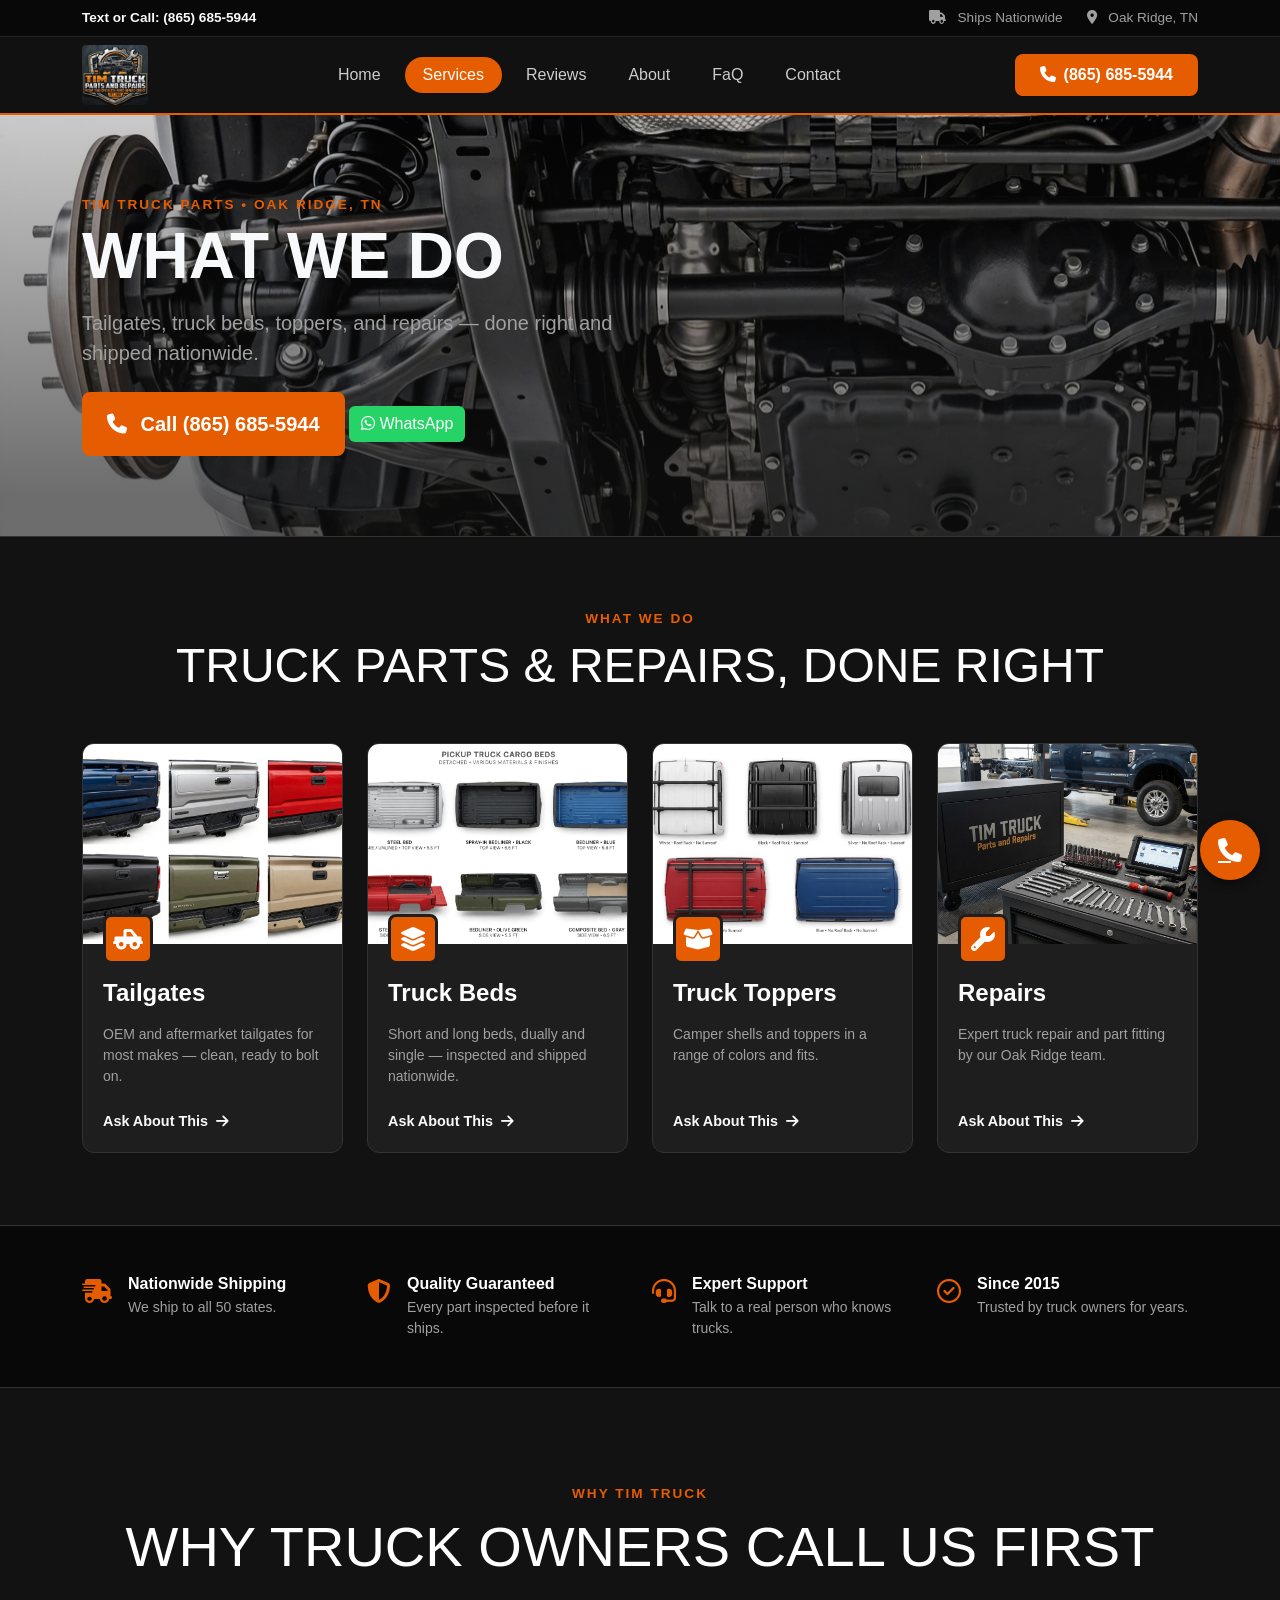
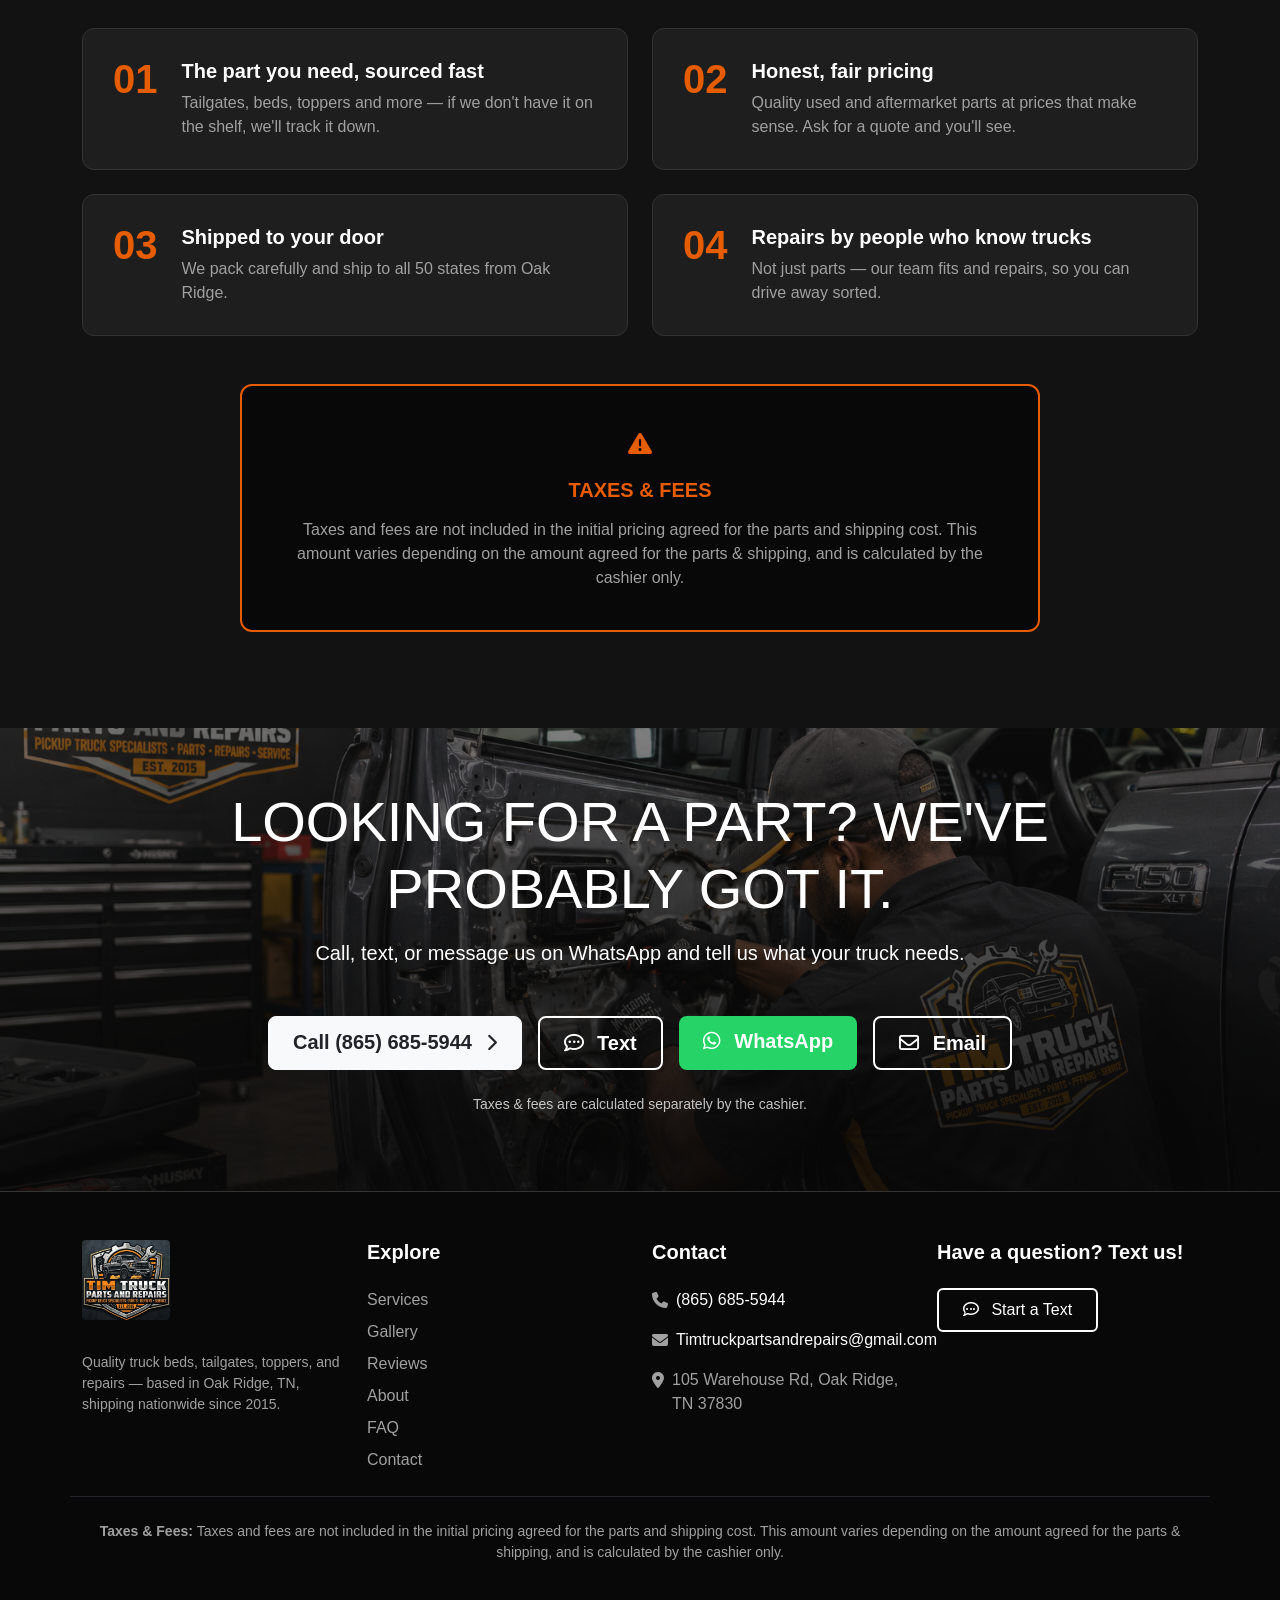
<file: service.html>
<!DOCTYPE html>
<html lang="en">
<head>
    <meta charset="UTF-8">
    <meta name="viewport" content="width=device-width, initial-scale=1.0">
    <title>Services - TIM TRUCK Parts and Repairs</title>
    <!-- Bootstrap 5 CSS -->
    <link href="https://cdn.jsdelivr.net/npm/bootstrap@5.3.0/dist/css/bootstrap.min.css" rel="stylesheet">
    <!-- FontAwesome -->
    <link rel="stylesheet" href="https://cdnjs.cloudflare.com/ajax/libs/font-awesome/6.4.0/css/all.min.css">
    
    <style>
        :root {
            /* Charte colorielle : Noir, Gris, Jaune Or, Orange */
            --bg-dark: #121212;
            --bg-darker: #080808;
            --card-dark: #1e1e1e;
            --card-gray: #2d2d2d;
            --accent-gold: #FFB800; 
            --accent-orange: #E65C00; 
            --text-light: #f8f9fa;
            --text-gray: #a0a0a0;
        }

        body {
            background-color: var(--bg-dark);
            color: var(--text-light);
            font-family: 'Segoe UI', Tahoma, Geneva, Verdana, sans-serif;
        }

        /* Utilitaires couleurs */
        .text-gold { color: var(--accent-gold) !important; }
        .text-orange { color: var(--accent-orange) !important; }
        .text-gray { color: var(--text-gray) !important; }
        .bg-gray { background-color: var(--card-gray) !important; }

        /* Top Bar */
        .top-bar {
            background-color: var(--bg-darker);
            font-size: 0.85rem;
            border-bottom: 1px solid #222;
        }

        /* Navbar */
        .navbar {
            background-color: rgba(18, 18, 18, 0.95);
            backdrop-filter: blur(10px);
            border-bottom: 2px solid var(--accent-orange);
        }
        .nav-pills .nav-link {
            color: #ccc;
            border-radius: 20px;
            padding: 6px 18px;
            margin: 0 3px;
            transition: 0.3s;
        }
        .nav-pills .nav-link:hover { color: var(--accent-gold); }
        .nav-pills .nav-link.active {
            background-color: var(--accent-orange);
            color: #fff;
        }
        .btn-call-header {
            background-color: var(--accent-orange);
            color: white;
            font-weight: 700;
            border-radius: 8px;
            transition: 0.3s;
        }
        .btn-call-header:hover { background-color: #cc5200; color: white; }

        /* Hero Services */
        .services-hero {
            background: linear-gradient(180deg, rgba(18, 18, 18, 0.222) 0%, rgba(18, 18, 18, 0.617) 90%),
                url(madia/meta1.jpg);
            padding: 80px 0;
            border-bottom: 1px solid #333;
        }
        .subtitle-hero {
            color: var(--accent-orange);
            font-size: 0.85rem;
            font-weight: 700;
            letter-spacing: 2px;
            text-transform: uppercase;
        }
        .hero-title {
            font-size: 4rem;
            font-weight: 900;
            text-transform: uppercase;
            line-height: 1;
            margin-bottom: 20px;
        }

        /* What We Do Cards */
        .parts-card {
            background-color: var(--card-dark);
            border: 1px solid #333;
            border-radius: 12px;
            overflow: hidden;
            transition: transform 0.3s ease;
            height: 100%;
            display: flex;
            flex-direction: column;
        }
        .parts-card:hover {
            transform: translateY(-5px);
            border-color: var(--accent-gold);
        }
        .parts-card-img-wrapper {
            position: relative;
            height: 200px;
        }
        .parts-card-img-wrapper img {
            width: 100%;
            height: 100%;
            object-fit: cover;
        }
        .card-icon-badge {
            position: absolute;
            bottom: -20px;
            left: 20px;
            width: 50px;
            height: 50px;
            background-color: var(--accent-orange);
            color: white;
            display: flex;
            align-items: center;
            justify-content: center;
            border-radius: 8px;
            font-size: 1.5rem;
            border: 3px solid var(--card-dark);
        }
        .parts-card-body {
            padding: 35px 20px 20px;
            flex-grow: 1;
            display: flex;
            flex-direction: column;
        }
        .ask-link {
            margin-top: auto;
            color: var(--text-light);
            text-decoration: none;
            font-weight: 700;
            font-size: 0.9rem;
            transition: color 0.2s;
        }
        .ask-link:hover { color: var(--accent-gold); }

        /* Feature Bar */
        .feature-bar {
            background-color: var(--bg-darker);
            border-top: 1px solid #333;
            border-bottom: 1px solid #333;
        }
        .feature-icon {
            color: var(--accent-orange);
            font-size: 1.5rem;
        }

        /* Why Us Section */
        .why-card {
            background-color: var(--card-dark);
            border: 1px solid #333;
            border-radius: 12px;
            padding: 30px;
            height: 100%;
            transition: border-color 0.3s;
        }
        .why-card:hover { border-color: var(--accent-orange); }
        .why-number {
            color: var(--accent-orange);
            font-size: 2.5rem;
            font-weight: 900;
            line-height: 1;
        }

        /* Taxes Box */
        .taxes-box {
            border: 2px solid var(--accent-orange);
            background-color: var(--bg-darker);
            border-radius: 12px;
            padding: 40px;
            max-width: 800px;
            margin: 0 auto;
        }

        /* CTA Banner */
        .cta-banner {
            background: linear-gradient(180deg, rgba(18, 18, 18, 0.539) 0%, rgba(8, 8, 8, 0.902) 90%),
                url(madia/cha.png) center/cover no-repeat;
            padding: 60px 0;
            color: white;
            text-align: center;
        }
        .btn-cta-group .btn {
            font-weight: bold;
            border-radius: 8px;
            padding: 10px 24px;
        }
        .btn-outline-light-custom {
            border: 2px solid white;
            color: white;
            background: transparent;
        }
        .btn-outline-light-custom:hover {
            background: white;
            color: var(--accent-orange);
        }
        .btn-whatsapp {
            background-color: #25D366;
            color: white;
            border: none;
        }
        .btn-whatsapp:hover { background-color: #1ebc5a; color: white; }

        /* Footer */
        footer {
            background-color: var(--bg-darker);
            border-top: 1px solid #333;
        }
        .floating-chat {
            position: fixed;
            bottom: 20px;
            right: 20px;
            background-color: var(--accent-orange);
            color: white;
            border-radius: 50%;
            width: 60px;
            height: 60px;
            display: flex;
            align-items: center;
            justify-content: center;
            font-size: 1.5rem;
            box-shadow: 0 4px 10px rgba(0,0,0,0.5);
            z-index: 1000;
        }
    </style>
</head>
<body>

    <!-- 1. Top Bar (Based on image_c9a626) -->
    <div class="top-bar py-2 d-none d-md-block">
        <div class="container d-flex justify-content-between align-items-center text-gray">
            <div class="fw-bold text-light">Text or Call: (865) 685-5944</div>
            <div class="d-flex gap-4">
                <span><i class="fa-solid fa-truck me-2"></i> Ships Nationwide</span>
                <span><i class="fa-solid fa-location-dot me-2"></i> Oak Ridge, TN</span>
            </div>
        </div>
    </div>

    <!-- 2. Navbar -->
    <nav class="navbar navbar-expand-lg sticky-top navbar-dark">
        <div class="container">
            <a class="navbar-brand py-0" href="index.html">
                <img src="IMG-20260907-WA0017_2.jpeg" alt="Tim Truck Parts and Repairs Logo" style="max-height: 60px; border-radius: 4px;">
            </a>
            
            <button class="navbar-toggler" type="button" data-bs-toggle="collapse" data-bs-target="#navbarNav">
                <span class="navbar-toggler-icon"></span>
            </button>

            <div class="collapse navbar-collapse justify-content-center" id="navbarNav">
                <ul class="nav nav-pills my-2 my-lg-0">
                    <li class="nav-item"><a class="nav-link" href="index.html">Home</a></li>
                    <li class="nav-item"><a class="nav-link active" href="#">Services</a></li>
                    <li class="nav-item"><a class="nav-link" href="review.html">Reviews</a></li>
                    <li class="nav-item"><a class="nav-link" href="about.html">About</a></li>
                    <li class="nav-item"><a class="nav-link" href="faq.html">FaQ</a></li>
                    <li class="nav-item"><a class="nav-link" href="contact.html">Contact</a></li>
                </ul>
            </div>

            <a href="tel:+18656855944" class="btn btn-call-header px-4 py-2 d-none d-lg-inline-block">
                <i class="fa-solid fa-phone me-2"></i>(865) 685-5944
            </a>
        </div>
    </nav>

    <!-- 3. Hero Section (Based on image_c9a626) -->
    <section class="services-hero">
        <div class="container">
            <div class="row">
                <div class="col-lg-8">
                    <div class="subtitle-hero mb-2">TIM TRUCK PARTS • OAK RIDGE, TN</div>
                    <h1 class="hero-title">What We Do</h1>
                    <p class="lead text-gray mb-4" style="max-width: 600px;">
                        Tailgates, truck beds, toppers, and repairs — done right and shipped nationwide.
                    </p>
                    <a href="tel:+18656855944" class="btn btn-call-header px-4 py-3 fs-5">
                        <i class="fa-solid fa-phone me-2"></i> Call (865) 685-5944
                    </a>
                    <a href="https://wa.me/18656855944" target="_blank" class="btn btn-action-custom btn-whatsapp">
                                <i class="fa-brands fa-whatsapp"></i> WhatsApp
                            </a>
                </div>
            </div>
        </div>
    </section>

    <!-- 4. What We Do Cards (Based on image_c9aa43) -->
    <section class="py-5" style="background-color: var(--bg-dark);">
        <div class="container py-4">
            <div class="text-center mb-5">
                <div class="subtitle-hero mb-2">WHAT WE DO</div>
                <h2 class="display-5 fw-black text-white text-uppercase">Truck Parts & Repairs, Done Right</h2>
            </div>

            <div class="row g-4">
                <!-- Card 1 -->
                <div class="col-12 col-md-6 col-lg-3">
                    <div class="parts-card">
                        <div class="parts-card-img-wrapper">
                            <!-- Generic placeholders used for structure matching -->
                            <img src="madia/met4.jpg" alt="Tailgates">
                            <div class="card-icon-badge"><i class="fa-solid fa-truck-pickup"></i></div>
                        </div>
                        <div class="parts-card-body">
                            <h3 class="h4 fw-bold text-white mb-3">Tailgates</h3>
                            <p class="text-gray small mb-4">OEM and aftermarket tailgates for most makes — clean, ready to bolt on.</p>
                            <a href="#" class="ask-link">Ask About This <i class="fa-solid fa-arrow-right ms-1"></i></a>
                        </div>
                    </div>
                </div>

                <!-- Card 2 -->
                <div class="col-12 col-md-6 col-lg-3">
                    <div class="parts-card">
                        <div class="parts-card-img-wrapper">
                            <img src="madia/met3.jpg" alt="Truck Beds">
                            <div class="card-icon-badge"><i class="fa-solid fa-layer-group"></i></div>
                        </div>
                        <div class="parts-card-body">
                            <h3 class="h4 fw-bold text-white mb-3">Truck Beds</h3>
                            <p class="text-gray small mb-4">Short and long beds, dually and single — inspected and shipped nationwide.</p>
                            <a href="#" class="ask-link">Ask About This <i class="fa-solid fa-arrow-right ms-1"></i></a>
                        </div>
                    </div>
                </div>

                <!-- Card 3 -->
                <div class="col-12 col-md-6 col-lg-3">
                    <div class="parts-card">
                        <div class="parts-card-img-wrapper">
                            <img src="madia/met2.jpg" alt="Truck Toppers">
                            <div class="card-icon-badge"><i class="fa-solid fa-box-open"></i></div>
                        </div>
                        <div class="parts-card-body">
                            <h3 class="h4 fw-bold text-white mb-3">Truck Toppers</h3>
                            <p class="text-gray small mb-4">Camper shells and toppers in a range of colors and fits.</p>
                            <a href="#" class="ask-link">Ask About This <i class="fa-solid fa-arrow-right ms-1"></i></a>
                        </div>
                    </div>
                </div>

                <!-- Card 4 -->
                <div class="col-12 col-md-6 col-lg-3">
                    <div class="parts-card">
                        <div class="parts-card-img-wrapper">
                            <img src="madia/gen3.jpg" alt="Repairs">
                            <div class="card-icon-badge"><i class="fa-solid fa-wrench"></i></div>
                        </div>
                        <div class="parts-card-body">
                            <h3 class="h4 fw-bold text-white mb-3">Repairs</h3>
                            <p class="text-gray small mb-4">Expert truck repair and part fitting by our Oak Ridge team.</p>
                            <a href="#" class="ask-link">Ask About This <i class="fa-solid fa-arrow-right ms-1"></i></a>
                        </div>
                    </div>
                </div>
            </div>
        </div>
    </section>

    <!-- 5. Feature Bar (Based on bottom of image_c9aa43) -->
    <section class="feature-bar py-5">
        <div class="container">
            <div class="row g-4">
                <div class="col-12 col-sm-6 col-lg-3 d-flex gap-3">
                    <div class="feature-icon"><i class="fa-solid fa-truck-fast"></i></div>
                    <div>
                        <h4 class="h6 fw-bold text-white mb-1">Nationwide Shipping</h4>
                        <p class="text-gray small mb-0">We ship to all 50 states.</p>
                    </div>
                </div>
                <div class="col-12 col-sm-6 col-lg-3 d-flex gap-3">
                    <div class="feature-icon"><i class="fa-solid fa-shield-halved"></i></div>
                    <div>
                        <h4 class="h6 fw-bold text-white mb-1">Quality Guaranteed</h4>
                        <p class="text-gray small mb-0">Every part inspected before it ships.</p>
                    </div>
                </div>
                <div class="col-12 col-sm-6 col-lg-3 d-flex gap-3">
                    <div class="feature-icon"><i class="fa-solid fa-headset"></i></div>
                    <div>
                        <h4 class="h6 fw-bold text-white mb-1">Expert Support</h4>
                        <p class="text-gray small mb-0">Talk to a real person who knows trucks.</p>
                    </div>
                </div>
                <div class="col-12 col-sm-6 col-lg-3 d-flex gap-3">
                    <div class="feature-icon"><i class="fa-regular fa-circle-check"></i></div>
                    <div>
                        <h4 class="h6 fw-bold text-white mb-1">Since 2015</h4>
                        <p class="text-gray small mb-0">Trusted by truck owners for years.</p>
                    </div>
                </div>
            </div>
        </div>
    </section>

    <!-- 6. Why Us Section (Based on image_c9ada0) -->
    <section class="py-5" style="background-color: var(--bg-dark);">
        <div class="container py-5">
            <div class="text-center mb-5">
                <div class="subtitle-hero mb-2">WHY TIM TRUCK</div>
                <h2 class="display-4 fw-black text-white text-uppercase">Why Truck Owners Call Us First</h2>
            </div>

            <div class="row g-4 mb-5">
                <!-- 01 -->
                <div class="col-12 col-md-6">
                    <div class="why-card d-flex gap-4">
                        <div class="why-number">01</div>
                        <div>
                            <h3 class="h5 fw-bold text-white mb-2">The part you need, sourced fast</h3>
                            <p class="text-gray mb-0">Tailgates, beds, toppers and more — if we don't have it on the shelf, we'll track it down.</p>
                        </div>
                    </div>
                </div>
                <!-- 02 -->
                <div class="col-12 col-md-6">
                    <div class="why-card d-flex gap-4">
                        <div class="why-number">02</div>
                        <div>
                            <h3 class="h5 fw-bold text-white mb-2">Honest, fair pricing</h3>
                            <p class="text-gray mb-0">Quality used and aftermarket parts at prices that make sense. Ask for a quote and you'll see.</p>
                        </div>
                    </div>
                </div>
                <!-- 03 -->
                <div class="col-12 col-md-6">
                    <div class="why-card d-flex gap-4">
                        <div class="why-number">03</div>
                        <div>
                            <h3 class="h5 fw-bold text-white mb-2">Shipped to your door</h3>
                            <p class="text-gray mb-0">We pack carefully and ship to all 50 states from Oak Ridge.</p>
                        </div>
                    </div>
                </div>
                <!-- 04 -->
                <div class="col-12 col-md-6">
                    <div class="why-card d-flex gap-4">
                        <div class="why-number">04</div>
                        <div>
                            <h3 class="h5 fw-bold text-white mb-2">Repairs by people who know trucks</h3>
                            <p class="text-gray mb-0">Not just parts — our team fits and repairs, so you can drive away sorted.</p>
                        </div>
                    </div>
                </div>
            </div>

            <!-- Taxes Box -->
            <div class="taxes-box text-center">
                <div class="text-orange fs-4 mb-3"><i class="fa-solid fa-triangle-exclamation"></i></div>
                <h4 class="h5 fw-bold text-orange text-uppercase mb-3">Taxes & Fees</h4>
                <p class="text-gray mb-0">
                    Taxes and fees are not included in the initial pricing agreed for the parts and shipping cost. This amount varies depending on the amount agreed for the parts & shipping, and is calculated by the cashier only.
                </p>
            </div>
        </div>
    </section>

    <!-- 7. CTA Banner (Based on image_c9ae7f) -->
    <section class="cta-banner">
        <div class="container">
            <h2 class="display-4 fw-black text-uppercase mb-3">Looking for a part? We've probably got it.</h2>
            <p class="lead mb-5">Call, text, or message us on WhatsApp and tell us what your truck needs.</p>
            
            <div class="btn-cta-group d-flex flex-wrap justify-content-center gap-3 mb-4">
                <a href="tel:+18656855944" class="btn btn-light text-dark fs-5">
                    Call (865) 685-5944 <i class="fa-solid fa-chevron-right ms-2 small"></i>
                </a>
                <a href="sms:+18656855944" class="btn btn-outline-light-custom fs-5">
                    <i class="fa-regular fa-comment-dots me-2"></i> Text
                </a>
                <a href="https://wa.me/18656855944" class="btn btn-whatsapp fs-5">
                    <i class="fa-brands fa-whatsapp me-2"></i> WhatsApp
                </a>
                <a href="#" class="btn btn-outline-light-custom fs-5">
                    <i class="fa-regular fa-envelope me-2"></i> Email
                </a>
            </div>
            
            <p class="small opacity-75 mt-4">Taxes & fees are calculated separately by the cashier.</p>
        </div>
    </section>

    <!-- 8. Footer (Based on bottom of image_c9ae7f) -->
    <footer class="py-5">
        <div class="container border-bottom border-dark pb-4 mb-4">
            <div class="row g-4">
                <!-- Brand Info -->
                <div class="col-lg-3">
                    <img src="IMG-20260907-WA0017_2.jpeg" alt="Tim Truck Parts and Repairs Logo" style="max-height: 80px; border-radius: 4px;" class="mb-3">
                    <p class="text-gray small mt-3">
                        Quality truck beds, tailgates, toppers, and repairs — based in Oak Ridge, TN, shipping nationwide since 2015.
                    </p>
                </div>
                
                <!-- Explore Links -->
                <div class="col-lg-3">
                    <h5 class="text-white fw-bold mb-4">Explore</h5>
                    <ul class="list-unstyled d-flex flex-column gap-2 mb-0">
                        <li><a href="#" class="text-decoration-none text-gray">Services</a></li>
                        <li><a href="about.html" class="text-decoration-none text-gray">Gallery</a></li>
                        <li><a href="review.html" class="text-decoration-none text-gray">Reviews</a></li>
                        <li><a href="about.html" class="text-decoration-none text-gray">About</a></li>
                        <li><a href="faq.html" class="text-decoration-none text-gray">FAQ</a></li>
                        <li><a href="contact.html" class="text-decoration-none text-gray">Contact</a></li>
                    </ul>
                </div>
                
                <!-- Contact Info -->
                <div class="col-lg-3">
                    <h5 class="text-white fw-bold mb-4">Contact</h5>
                    <ul class="list-unstyled text-gray mb-0">
                        <li class="mb-3 d-flex gap-2">
                            <i class="fa-solid fa-phone mt-1"></i> <a href="tel:(865) 685-5944" style="color: white; text-decoration: none;">(865) 685-5944</a>
                        </li>
                        <li class="mb-3 d-flex gap-2">
                            <i class="fa-solid fa-envelope mt-1"></i> <a href="mailto:Timtruckpartsandrepairs@gmail.com" style="color: white; text-decoration: none">Timtruckpartsandrepairs@gmail.com</a>

                        </li>
                        <li class="d-flex gap-2">
                            <i class="fa-solid fa-location-dot mt-1"></i> 105 Warehouse Rd, Oak Ridge, TN 37830
                        </li>
                    </ul>
                </div>

                <!-- Text Widget CTA -->
                <div class="col-lg-3">
                    <h5 class="text-white fw-bold mb-4">Have a question? Text us!</h5>
                    <a href="sms:+18656855944" class="btn btn-outline-light-custom px-4 py-2">
                        <i class="fa-regular fa-comment-dots me-2"></i> Start a Text
                    </a>
                </div>
            </div>
        </div>
        
        <div class="container text-center">
            <p class="text-gray small mb-0 fw-bold">Taxes & Fees: <span class="fw-normal">Taxes and fees are not included in the initial pricing agreed for the parts and shipping cost. This amount varies depending on the amount agreed for the parts & shipping, and is calculated by the cashier only.</span></p>
        </div>
    </footer>

    <!-- Floating Chat Button (Based on red icon bottom right of image_c9ae7f) -->
    <a href="tel:+18656855944" class="floating-chat" aria-label="Call Us">
        <i class="fa-solid fa-phone"></i>
    </a>

    <!-- Bootstrap 5 JS -->
    <script src="https://cdn.jsdelivr.net/npm/bootstrap@5.3.0/dist/js/bootstrap.bundle.min.js"></script>
</body>
</html>
</file>
